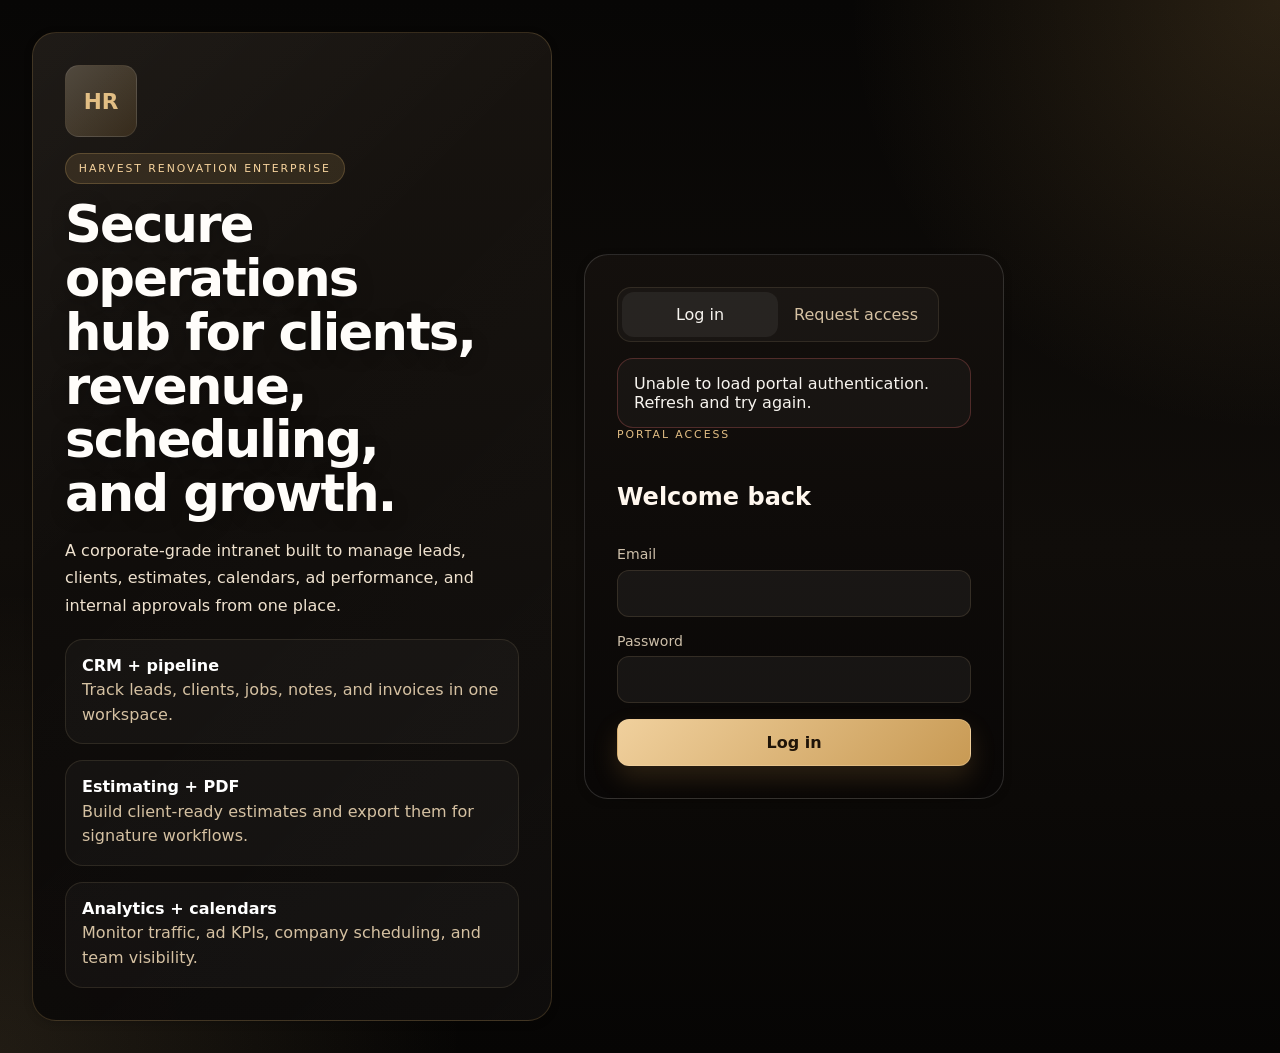
<file: index.html>
<!DOCTYPE html>
<html lang="en">
<head>
  <meta charset="UTF-8" />
  <meta name="viewport" content="width=device-width, initial-scale=1.0" />
  <title>Harvest Renovation Enterprise Portal</title>
  <meta name="description" content="Harvest Renovation Enterprise Portal — CRM, estimating, invoicing, scheduling, and analytics in one secure workspace." />
  <meta name="theme-color" content="#0f0c08" />
  <meta name="robots" content="noindex, nofollow" />
  <meta property="og:title" content="Harvest Renovation Enterprise Portal" />
  <meta property="og:description" content="CRM, estimating, invoicing, scheduling, and analytics in one secure workspace." />
  <meta property="og:type" content="website" />
  <link rel="icon" href="data:image/svg+xml,%3Csvg xmlns='http://www.w3.org/2000/svg' viewBox='0 0 64 64'%3E%3Crect width='64' height='64' rx='14' fill='%230f0c08'/%3E%3Ctext x='32' y='45' font-family='Georgia,serif' font-size='40' font-weight='700' text-anchor='middle' fill='%23d8a657'%3EH%3C/text%3E%3C/svg%3E" />
  <link rel="stylesheet" href="./styles.css?v=20260829-85" />
  <script>
    try {
      var savedTheme = localStorage.getItem('harvest-portal-theme');
      var isLightTheme = savedTheme !== 'dark';
      document.documentElement.classList.toggle('theme-light', isLightTheme);
      document.documentElement.classList.toggle('theme-dark', !isLightTheme);
    } catch (e) {}
  </script>
</head>
<body>
  <div class="ambient ambient-a"></div>
  <div class="ambient ambient-b"></div>

  <div class="toast-stack" id="toastStack" aria-live="polite"></div>

  <section class="auth-shell" id="authShell">
    <div class="auth-card auth-brand-card">
      <div class="brand-mark xl">HR</div>
      <p class="eyebrow">Harvest Renovation Enterprise</p>
      <h1 class="auth-hero-title">Secure operations hub for clients, revenue, scheduling, and growth.</h1>
      <p class="muted auth-hero-copy">A corporate-grade intranet built to manage leads, clients, estimates, calendars, ad performance, and internal approvals from one place.</p>
      <div class="auth-points">
        <div class="auth-point"><strong>CRM + pipeline</strong><span class="auth-point-copy">Track leads, clients, jobs, notes, and invoices in one workspace.</span></div>
        <div class="auth-point"><strong>Estimating + PDF</strong><span class="auth-point-copy">Build client-ready estimates and export them for signature workflows.</span></div>
        <div class="auth-point"><strong>Analytics + calendars</strong><span class="auth-point-copy">Monitor traffic, ad KPIs, company scheduling, and team visibility.</span></div>
      </div>
    </div>

    <div class="auth-card">
      <div class="auth-tabs">
        <button class="auth-tab active" data-auth-view="login">Log in</button>
        <button class="auth-tab" data-auth-view="signup">Request access</button>
      </div>
      <div class="auth-message hidden" id="authMessage"></div>

      <form id="loginForm" class="auth-form active">
        <p class="eyebrow">Portal Access</p>
        <h2>Welcome back</h2>
        <label><span>Email</span><input type="email" name="email" autocomplete="email" required /></label>
        <label><span>Password</span><input type="password" name="password" autocomplete="current-password" required /></label>
        <button type="submit" class="primary-btn full-width">Log in</button>
      </form>

      <form id="signupForm" class="auth-form hidden">
        <p class="eyebrow">New employee access</p>
        <h2>Create account request</h2>
        <label><span>Full name</span><input type="text" name="full_name" autocomplete="name" required /></label>
        <label><span>Email</span><input type="email" name="email" autocomplete="email" required /></label>
        <label><span>Password</span><input type="password" name="password" autocomplete="new-password" minlength="10" required /></label>
        <label><span>Confirm password</span><input type="password" name="confirm_password" autocomplete="new-password" minlength="10" required /></label>
        <button type="submit" class="primary-btn full-width">Request account</button>
        <p class="muted tiny">New accounts remain pending until approved by an administrator.</p>
      </form>
    </div>
  </section>

  <section class="pending-shell hidden" id="pendingShell">
    <div class="pending-card">
      <div class="brand-mark">HR</div>
      <p class="eyebrow">Access Review</p>
      <h2 id="pendingTitle">Your account is pending approval</h2>
      <p class="muted" id="pendingBody">An administrator needs to approve your account before you can access the enterprise portal.</p>
      <div class="form-actions center">
        <button class="ghost-btn" id="refreshProfileBtn" type="button">Refresh status</button>
        <button class="danger-btn" id="logoutPendingBtn" type="button">Sign out</button>
      </div>
    </div>
  </section>

  <div class="shell hidden" id="appShell">
    <header class="mobile-topbar" id="mobileTopbar">
      <button class="mobile-menu-btn" id="mobileMenuBtn" aria-label="Open menu" aria-controls="appSidebar" aria-expanded="false">
        <span></span><span></span><span></span>
      </button>
      <div class="mobile-topbar-title">
        <div class="brand-mark sm">HR</div>
        <strong id="mobilePageTitle">Executive Dashboard</strong>
      </div>
      <button class="mobile-topbar-action" id="mobileLogoutBtn" aria-label="Log out">⎋</button>
    </header>
    <div class="sidebar-scrim" id="sidebarScrim" hidden></div>
    <aside class="sidebar" id="appSidebar">
      <div class="brand-block">
        <button type="button" class="sidebar-toggle-btn" id="sidebarToggle" aria-label="Collapse sidebar">
          <span></span><span></span><span></span>
        </button>
        <div class="brand-mark">HR</div>
        <div>
          <p class="eyebrow">Enterprise Portal</p>
          <h1>Harvest Renovation</h1>
          <p class="muted">One-stop operations command center</p>
        </div>
      </div>

      <div class="sidebar-user">
        <div class="avatar-ring"><span id="sidebarInitials">HR</span></div>
        <div>
          <div class="profile-name-row">
            <strong id="sidebarUserName">—</strong>
            <span class="role-badge" id="sidebarRole">staff</span>
          </div>
          <p class="muted" id="sidebarUserMeta">—</p>
        </div>
      </div>

      <nav class="nav">
        <div class="nav-group">
          <span class="nav-group-label">Overview</span>
          <button class="nav-btn active" data-view="dashboard" title="Executive Dashboard"><span class="nav-icon"></span><span class="nav-label">Executive Dashboard</span></button>
        </div>
        <div class="nav-group">
          <span class="nav-group-label">Sales</span>
          <button class="nav-btn" data-view="crm" title="CRM"><span class="nav-icon"></span><span class="nav-label">CRM</span><span class="nav-count hidden"></span></button>
          <button class="nav-btn" data-view="estimating" title="Estimate"><span class="nav-icon"></span><span class="nav-label">Estimate</span><span class="nav-count hidden"></span></button>
          <button class="nav-btn" data-view="invoicing" title="Invoice"><span class="nav-icon"></span><span class="nav-label">Invoice</span><span class="nav-count hidden"></span></button>
          <button class="nav-btn" data-view="contracts" title="Contracts"><span class="nav-icon"></span><span class="nav-label">Contracts</span><span class="wip-badge">Beta</span><span class="nav-count hidden"></span></button>
        </div>
        <div class="nav-group">
          <span class="nav-group-label">Delivery</span>
          <button class="nav-btn" data-view="operations" title="Operations"><span class="nav-icon"></span><span class="nav-label">Operations</span><span class="wip-badge">Beta</span><span class="nav-count hidden"></span></button>
          <button class="nav-btn" data-view="documents" title="Documents"><span class="nav-icon"></span><span class="nav-label">Documents</span><span class="nav-count hidden"></span></button>
          <button class="nav-btn" data-view="calendars" title="Calendars"><span class="nav-icon"></span><span class="nav-label">Calendars</span></button>
          <button class="nav-btn" data-view="team" title="Team"><span class="nav-icon"></span><span class="nav-label">Team</span></button>
        </div>
        <div class="nav-group">
          <span class="nav-group-label">Insight &amp; Admin</span>
          <button class="nav-btn" data-view="marketing" title="KPIs"><span class="nav-icon"></span><span class="nav-label">KPIs</span></button>
          <button class="nav-btn" data-view="feedback" title="Service Desk"><span class="nav-icon"></span><span class="nav-label">Service Desk</span><span class="nav-count hidden"></span></button>
          <button class="nav-btn admin-only hidden" data-view="admin" title="Admin"><span class="nav-icon"></span><span class="nav-label">Admin</span><span class="nav-count hidden"></span></button>
          <button class="nav-btn" data-view="trash" title="Trash"><span class="nav-icon"></span><span class="nav-label">Trash</span><span class="nav-count hidden"></span></button>
        </div>
      </nav>

      <div class="sidebar-card compact mobile-hide">
        <p class="eyebrow">Quick Actions</p>
        <div class="quick-grid">
          <button class="ghost-btn" data-jump="clientForm">New Client</button>
          <button class="ghost-btn" data-jump="leadForm">New Lead</button>
          <button class="ghost-btn" data-new-document="estimate">New Estimate</button>
          <button class="ghost-btn" data-new-document="invoice">New Invoice</button>
          <button class="ghost-btn" data-jump="campaignForm">Add KPI</button>
        </div>
        <div class="sidebar-foot-divider"></div>
        <div class="stack tiny-stack">
          <div class="mini-metric"><span>Auth</span><strong id="authStatusChip">Authenticated</strong></div>
          <div class="mini-metric"><span>Storage</span><strong id="saveStateChip">Connected</strong></div>
          <div class="mini-metric"><span>Calendar</span><strong id="calendarStatusChip">Loading</strong></div>
        </div>
        <div class="sidebar-foot-divider"></div>
        <div class="stack tiny-stack">
          <button class="ghost-btn full-width" id="openSettingsPanelBtn">Open settings</button>
          <button class="danger-btn full-width" id="logoutBtn">Log out</button>
        </div>
      </div>
    </aside>

    <main class="main">
      <header class="topbar">
        <div>
          <p class="eyebrow">Harvest Renovation Enterprise Portal</p>
          <h2 id="pageTitle">Executive Dashboard</h2>
          <p class="muted" id="pageSubtitle">A practical operations center for CRM, estimating, scheduling, team visibility, and website performance.</p>
        </div>
        <div class="topbar-actions" id="topbarActions">
          <a class="ghost-btn small" href="https://harvest-renovation.vercel.app/" target="_blank" rel="noreferrer" title="Open public website">↗ Website</a>
        </div>
      </header>

      <section class="view active" id="dashboardView">
        <!-- ── Today's Action Items ── -->
        <article class="card" id="actionItemsCard">
          <div class="card-head">
            <div>
              <p class="eyebrow">Daily Focus</p>
              <h3>Today's Action Items</h3>
            </div>
            <span class="action-items-date" id="actionItemsDate"></span>
          </div>
          <div class="action-items-list" id="actionItemsList"></div>
        </article>

        <div class="hero-panel">
          <div>
            <p class="eyebrow">Executive Command Center</p>
            <h3>Run sales, estimating, operations, scheduling, and performance from one professional system.</h3>
            <p class="muted">This rewrite keeps your current Supabase auth flow intact, organizes the workspace like a corporate operations portal, and prepares the business for lead tracking, site analytics, PDF estimates, and future DocuSign integration.</p>
          </div>
          <div class="hero-actions">
            <button class="primary-btn" data-view-trigger="crm">Open CRM</button>
            <button class="secondary-btn" data-view-trigger="marketing">View KPI Dashboard</button>
            <button class="ghost-btn" data-view-trigger="calendars">Open Calendars</button>
          </div>
        </div>

        <!-- ── Outstanding Receivables + Speed to Lead ── -->
        <div class="grid two">
          <article class="card" id="receivablesCard">
            <div class="card-head"><div><p class="eyebrow">Cash Flow</p><h3>Outstanding Receivables</h3></div></div>
            <div class="receivables-body" id="receivablesBody"></div>
          </article>
          <div class="dashboard-duo">
            <article class="card kpi-tile" id="speedToLeadTile">
              <p class="eyebrow">Response Speed</p>
              <div class="kpi-tile-value" id="avgResponseTime">—</div>
              <div class="kpi-tile-label">Avg time to first contact</div>
              <div class="kpi-tile-sub" id="avgResponseTrend"></div>
            </article>
            <article class="card kpi-tile" id="speedToLeadRateTile">
              <p class="eyebrow">Same-Day Contact</p>
              <div class="kpi-tile-value" id="sameDayRate">—</div>
              <div class="kpi-tile-label">Leads contacted within 1 day</div>
              <div class="kpi-tile-sub" id="sameDayTrend"></div>
            </article>
          </div>
        </div>

        <!-- ── Lead Pipeline Funnel ── -->
        <article class="card" id="leadFunnelCard">
          <div class="card-head"><div><p class="eyebrow">Pipeline Health</p><h3>Leads by Pipeline Stage</h3></div></div>
          <div id="leadFunnelChart" class="funnel-chart-wrap"></div>
        </article>

        <!-- ── Revenue Funnel ── -->
        <article class="card" id="revenueFunnelCard">
          <div class="card-head"><div><p class="eyebrow">Revenue Flow</p><h3>Where the Money Is Sitting</h3></div></div>
          <div id="revenueFunnelChart" class="funnel-chart-wrap"></div>
        </article>

        <div class="kpi-grid" id="dashboardKpis"></div>

        <article class="card pipeline-snapshot-card">
          <div class="card-head"><div><p class="eyebrow">Pipeline Snapshot</p><h3>Deal pipeline at a glance</h3></div><button class="ghost-btn small" data-view-trigger="crm">View Pipeline</button></div>
          <div class="crm-stat-strip">
            <div class="crm-stat"><span>Total Contacts</span><strong id="snapContacts">0</strong></div>
            <div class="crm-stat"><span>Active Deals</span><strong id="snapActiveDeals">0</strong></div>
            <div class="crm-stat"><span>Won This Month</span><strong id="snapWonMonth">0</strong></div>
            <div class="crm-stat"><span>Pipeline Value</span><strong id="snapPipelineValue">$0</strong></div>
          </div>
        </article>

        <div class="grid two">
          <article class="card">
            <div class="card-head">
              <div>
                <p class="eyebrow">Marketing</p>
                <h3>Traffic and ad visibility</h3>
              </div>
            </div>
            <div id="analyticsSummary" class="stack"></div>
          </article>
          <article class="card">
            <div class="card-head">
              <div>
                <p class="eyebrow">Recent Activity</p>
                <h3>Latest updates</h3>
              </div>
            </div>
            <div id="activityFeed" class="stack"></div>
          </article>
        </div>

        <div class="grid two">
          <article class="card tips-card">
            <div class="card-head"><div><p class="eyebrow">Helpful Tips</p><h3>Tips &amp; how-tos</h3></div><span class="tip-counter muted tiny" id="tipCounter"></span></div>
            <div class="tip-box">
              <button type="button" class="ghost-btn tip-nav" id="tipPrev" aria-label="Previous tip">‹</button>
              <p class="tip-text" id="tipText"></p>
              <button type="button" class="ghost-btn tip-nav" id="tipNext" aria-label="Next tip">›</button>
            </div>
            <div class="tip-admin">
              <button type="button" class="ghost-btn hidden" id="tipDeleteBtn">Delete this tip</button>
              <form id="tipAddForm" class="checklist-add hidden">
                <input type="text" name="text" placeholder="Add a helpful tip…" maxlength="240" />
                <button type="submit" class="secondary-btn">Add tip</button>
              </form>
            </div>
          </article>
          <article class="card">
            <div class="card-head">
              <div>
                <p class="eyebrow">Immediate Focus</p>
                <h3>Priority checklist</h3>
              </div>
            </div>
            <ul id="priorityChecklist" class="checklist"></ul>
            <form id="checklistAddForm" class="checklist-add hidden">
              <input type="text" name="text" placeholder="Add a priority item…" maxlength="160" />
              <button type="submit" class="secondary-btn">Add</button>
            </form>
          </article>
        </div>
      </section>

      <section class="view" id="crmView">
        <div class="section-head-row crm-head-row">
          <div class="crm-search-area">
            <div class="crm-search-wrap">
              <input id="clientSearch" class="search-input" placeholder="Search contacts &amp; deals" />
              <button type="button" class="crm-search-clear" id="clearCrmSearch" hidden aria-label="Clear search">✕</button>
            </div>
            <span class="search-result-count" id="crmSearchCount" hidden></span>
          </div>
          <div class="crm-head-actions">
            <button type="button" class="ghost-btn" id="newContactBtn">+ New Contact</button>
            <button type="button" class="ghost-btn" id="newDealBtn">+ Prospect Lead</button>
            <button type="button" class="primary-btn" id="quickYelpBtn">⚡ Quick Add Lead</button>
          </div>
        </div>

        <div class="crm-stat-strip">
          <div class="crm-stat card"><span>Total Contacts</span><strong id="crmStatContacts">0</strong></div>
          <div class="crm-stat card"><span>Active Deals</span><strong id="crmStatActiveDeals">0</strong></div>
          <div class="crm-stat card"><span>Deals Won This Month</span><strong id="crmStatWonMonth">0</strong></div>
          <div class="crm-stat card"><span>Pipeline Value</span><strong id="crmStatPipelineValue">$0</strong></div>
        </div>

        <div class="crm-tabs" id="crmTabs" role="tablist" aria-label="CRM sections">
          <button type="button" class="crm-tab active" role="tab" aria-selected="true" aria-controls="crmPipelinePanel" data-crm-tab="pipeline">Pipeline</button>
          <button type="button" class="crm-tab" role="tab" aria-selected="false" aria-controls="crmContactsPanel" data-crm-tab="contacts" tabindex="-1">Contacts</button>
        </div>

        <article class="card crm-tab-panel" id="crmPipelinePanel" role="tabpanel">
          <div class="card-head pipeline-head">
            <div><p class="eyebrow">Deal Pipeline</p><h3>Drag deals between stages to advance them</h3></div>
            <div id="followUpSummary" class="followup-summary">
              <span class="followup-count-badge" id="followUpOverdueCount" hidden><span class="followup-dot followup-overdue-dot"></span><span id="followUpOverdueNum">0</span> need follow-up</span>
              <button type="button" class="ghost-btn tiny" id="followUpShowAll" hidden>Show all</button>
            </div>
            <div class="pipeline-visibility" id="pipelineVisibility" role="group" aria-label="Pipeline visibility">
              <button type="button" class="pipeline-visibility-btn" data-pipeline-active-only="true" aria-pressed="false">Active only</button>
              <button type="button" class="pipeline-visibility-btn active" data-pipeline-active-only="false" aria-pressed="true">Show all</button>
            </div>
            <label class="pipeline-range">Closed deals:
              <select id="pipelineRange">
                <option value="month">This month</option>
                <option value="quarter">This quarter</option>
                <option value="year">This year</option>
                <option value="all">All time</option>
              </select>
            </label>
          </div>
          <div class="trade-filters" id="tradeFilters">
            <button class="trade-chip active" data-category="all">All Trades</button>
            <button class="trade-chip" data-category="Interior Remodels">Interior Remodels</button>
            <button class="trade-chip" data-category="Exterior Builds">Exterior Builds</button>
            <button class="trade-chip" data-category="Rough Trades">Rough Trades</button>
            <button class="trade-chip" data-category="Finish Trades">Finish Trades</button>
            <button class="trade-chip" data-category="Mechanical Trades">Mechanical Trades</button>
            <button class="trade-chip" data-category="Exterior &amp; Roofing">Exterior &amp; Roofing</button>
            <button class="trade-chip" data-category="Specialty / Other">Specialty / Other</button>
          </div>
          <div class="source-filters" id="sourceFilters">
            <button class="source-chip active" data-source="all">All Sources</button>
            <button class="source-chip" data-source="Yelp">Yelp</button>
            <button class="source-chip" data-source="Google">Google</button>
            <button class="source-chip" data-source="Referral">Referral</button>
            <button class="source-chip" data-source="Website Form">Website Form</button>
            <button class="source-chip" data-source="Phone Call">Phone Call</button>
            <button class="source-chip" data-source="Repeat Customer">Repeat Customer</button>
            <button class="source-chip" data-source="Google Business Profile">Google Business Profile</button>
            <button class="source-chip" data-source="Facebook">Facebook</button>
            <button class="source-chip" data-source="Other">Other</button>
          </div>
          <div class="pipeline-scroll" id="dealPipelineBoard"></div>
        </article>

        <div class="crm-tab-panel crm-contacts-layout" id="crmContactsPanel" role="tabpanel" hidden>
          <article class="card">
            <div class="card-head"><div><p class="eyebrow">Contacts</p><h3>Contact directory</h3></div></div>
            <div class="contacts-table-wrap"><table class="contacts-table"><tbody id="contactsTable"></tbody></table></div>
          </article>
          <article class="card client-detail-card">
            <div class="client-detail-card-head"><p class="eyebrow">Detail View</p></div>
            <span id="clientDetailTitle" hidden>Select a client</span>
            <div id="clientDetailBody" class="detail-body empty-state">Choose a client to see linked records.</div>
          </article>
        </div>

        <dialog id="contactDialog" class="crm-dialog">
          <button type="button" class="dialog-close" data-close-dialog="contactDialog" aria-label="Close">×</button>
          <div class="card-head"><div><p class="eyebrow">Contact</p><h3>Create or update contact</h3></div></div>
          <form id="clientForm" class="form-grid">
            <input type="hidden" name="clientId" />
            <label><span>Client name</span><input name="name" required data-autocap="words" autocapitalize="words" /></label>
            <label><span>Phone</span><input name="phone" required /></label>
            <label><span>Email</span><input name="email" type="email" /></label>
            <label><span>Service area / ZIP</span><input name="serviceArea" /></label>
            <label class="full"><span>Address</span><input name="address" data-autocap="words" data-format="address" autocapitalize="words" /></label>
            <label><span>Referral source</span><input name="source" placeholder="Google, referral, repeat customer" /></label>
            <label><span>Tags</span><input name="tags" placeholder="Kitchen, repeat, commercial" /></label>
            <label class="full"><span>Client notes</span><textarea name="notes" rows="4"></textarea></label>
            <div class="form-actions full">
              <button type="submit" class="primary-btn">Save Client</button>
              <button type="button" class="ghost-btn" id="clearClientForm">Clear</button>
            </div>
          </form>
        </dialog>

        <dialog id="dealDialog" class="crm-dialog">
          <button type="button" class="dialog-close" data-close-dialog="dealDialog" aria-label="Close">×</button>
          <div class="card-head"><div><p class="eyebrow">Deal</p><h3>Create or update deal</h3></div></div>
          <form id="leadForm" class="form-grid">
            <label><span>Linked client</span><select name="clientId" id="leadClientSelect"></select></label>
            <label><span>Client name</span><input name="clientName" data-autocap="words" autocapitalize="words" /></label>
            <label><span>Phone</span><input name="phone" /></label>
            <label><span>Email</span><input name="email" type="email" /></label>
            <label><span>Address</span><input name="address" data-autocap="words" data-format="address" autocapitalize="words" /></label>
            <label><span>Service</span><select name="service" id="leadServiceSelect"></select></label>
            <label><span>Source *</span><select name="source" required>
              <option value="">Select source…</option>
              <option>Yelp</option><option>Google</option><option>Referral</option><option>Website Form</option><option>Phone Call</option><option>Repeat Customer</option><option>Google Business Profile</option><option>Facebook</option><option>Other</option>
            </select></label>
            <label><span>Stage</span><select name="status">
              <option>New Lead</option><option>Contacted</option><option>Qualified</option><option>Estimate Scheduled</option><option>Estimate Completed</option><option>Proposal Sent</option><option>Won</option><option>Lost</option>
            </select></label>
            <label><span>Lead date *</span><input name="leadDate" id="leadDate" type="date" required /></label>
            <label><span>Estimated value ($)</span><input name="estimatedValue" type="number" min="0" step="0.01" /></label>
            <label><span>Preferred date</span><input name="preferredDate" type="date" /></label>
            <label><span>Follow-up date</span><input name="followUpDate" type="date" /></label>
            <label class="full"><span>Notes</span><textarea name="notes" rows="4"></textarea></label>
            <div class="form-actions full">
              <button type="submit" class="primary-btn">Save Deal</button>
              <button type="button" class="ghost-btn" id="clearLeadForm">Clear</button>
            </div>
          </form>
        </dialog>

        <dialog id="quickYelpDialog" class="crm-dialog">
          <button type="button" class="dialog-close" data-close-dialog="quickYelpDialog" aria-label="Close">×</button>
          <div class="card-head"><div><p class="eyebrow">⚡ Quick Add</p><h3>Quick Add Lead</h3></div></div>
          <p class="muted tiny">Quickly add a lead with a source for accurate KPI attribution.</p>
          <form id="quickYelpForm" class="form-grid">
            <label class="full"><span>Name *</span><input name="clientName" required data-autocap="words" autocapitalize="words" /></label>
            <label><span>Phone</span><input name="phone" /></label>
            <label><span>Lead date *</span><input name="leadDate" id="quickLeadDate" type="date" required /></label>
            <label><span>Source *</span><select name="source" required>
              <option>Yelp</option><option>Google</option><option>Referral</option><option>Website Form</option><option>Phone Call</option><option>Repeat Customer</option><option>Google Business Profile</option><option>Facebook</option><option>Other</option>
              <option value="__custom__">Other (custom)…</option>
            </select></label>
            <label><span>Service</span><select name="service" id="quickServiceSelect"></select></label>
            <label class="full is-hidden" id="quickAddCustomSourceWrap"><span>Custom source</span><input name="customSource" placeholder="e.g. Nextdoor, trade show" disabled /></label>
            <label class="full"><span>Notes</span><textarea name="notes" rows="3"></textarea></label>
            <div class="form-actions full">
              <button type="submit" class="primary-btn">Add Lead</button>
              <button type="button" class="ghost-btn" data-close-dialog="quickYelpDialog">Cancel</button>
            </div>
          </form>
        </dialog>

        <dialog id="logContactDialog" class="crm-dialog">
          <button type="button" class="dialog-close" data-close-dialog="logContactDialog" aria-label="Close">×</button>
          <div class="card-head"><div><p class="eyebrow">Follow-up</p><h3>Log Contact</h3></div></div>
          <p class="muted tiny">Logging a contact updates the follow-up timer and auto-schedules the next reminder.</p>
          <form method="dialog" id="logContactForm" class="form-grid">
            <input type="hidden" name="leadId" />
            <label class="full"><span>Contact method</span>
              <select name="method" required>
                <option value="call">Phone call</option>
                <option value="text">Text message</option>
                <option value="email">Email</option>
                <option value="in-person">In person</option>
              </select>
            </label>
            <label class="full"><span>Notes (optional)</span><textarea name="notes" rows="2" placeholder="What was discussed?"></textarea></label>
            <div class="form-actions full">
              <button type="button" class="ghost-btn" id="cancelLogContact">Cancel</button>
              <button type="submit" class="primary-btn">Log it</button>
            </div>
          </form>
        </dialog>
      </section>

      <section class="view" id="estimatingView">
        <article class="card doc-editor-card estimate-doc-card">
            <form id="estimateForm" class="form-grid form-doc doc-editor">
              <input type="hidden" name="estimateId" />

              <!-- ── Header action bar ── -->
              <div class="doc-editor-head full">
                <div class="doc-editor-title">
                  <div class="doc-title-line">
                    <span class="doc-kind">Estimate</span>
                    <button type="button" class="document-lock-toggle" id="estimateLockToggle" aria-label="Unlock estimate" title="Unlock estimate" hidden><span aria-hidden="true">🔒</span></button>
                    <span class="doc-hash">#</span><input class="doc-number-input" name="estimateNumber" id="estimateNumber" placeholder="—" aria-label="Estimate number" />
                    <span class="doc-edit-hint" aria-hidden="true">✎</span>
                    <label class="doc-status-wrap"><select name="status" class="doc-status-pill"><option>Draft</option><option>Sent</option><option>Approved</option><option>Declined</option></select></label>
                  </div>
                  <p class="doc-meta"><span data-doc-meta>New estimate</span></p>
                </div>
                <div class="doc-editor-actions">
                  <button type="button" class="primary-btn doc-new-btn" data-new-document="estimate">New Estimate</button>
                  <button type="button" class="ghost-btn btn-ico btn-eye" id="printEstimate">Preview PDF</button>
                  <button type="button" class="ghost-btn" id="markEstimateSent">Mark as Sent</button>
                  <button type="button" class="ghost-btn" id="approveEstimate" hidden>Approve</button>
                  <button type="submit" class="primary-btn btn-ico btn-save">Save</button>
                  <button type="button" class="gold-btn btn-ico btn-send" id="sendEstimate">Send Estimate</button>
                </div>
              </div>

              <!-- ── Info cards: Client + Project/Trade (collapsible) ── -->
              <div class="doc-cards full">
                <details class="doc-card doc-card-collapsible">
                  <summary class="doc-card-summary">
                    <span class="doc-card-head dh-client"><span class="dch-label">Client</span><span class="doc-card-chevron" aria-hidden="true">›</span></span>
                    <div class="doc-card-view" data-view="client"></div>
                  </summary>
                  <div class="doc-card-body">
                    <label class="full"><span>Client *</span><select name="clientId" id="estimateClientSelect" required></select></label>
                    <div class="new-client-fields full is-hidden" id="estimateNewClientFields">
                      <p class="full new-client-note muted tiny">New client info — only needed when adding a client that is not on the list.</p>
                      <label><span>New client name</span><input name="clientName" data-autocap="words" autocapitalize="words" placeholder="Type to add a client not in the list" /></label>
                      <label><span>New client phone</span><input name="clientPhone" /></label>
                      <label class="full"><span>New client email</span><input name="clientEmail" type="email" /></label>
                      <label class="full inline-check"><input type="checkbox" name="saveAsClient" checked /><span>Save the typed client as a new client record</span></label>
                    </div>
                    <label class="full"><span>Project / billing address</span><input name="billingAddress" data-autocap="words" data-format="address" autocapitalize="words" placeholder="Street, City, ST ZIP (prints in Bill To)" /></label>
                    <label><span>Client email</span><input name="billingEmail" type="email" placeholder="Prints in Bill To" /></label>
                    <label><span>Client phone</span><input type="tel" id="estimateClientPhone" placeholder="For e-signature SMS (optional)" /></label>
                    <label class="full inline-check"><input type="checkbox" id="useClientPhone" checked /><span>Use client&rsquo;s saved phone</span></label>
                  </div>
                </details>
                <details class="doc-card doc-card-collapsible">
                  <summary class="doc-card-summary">
                    <span class="doc-card-head dh-project"><span class="dch-label">Project / Trade</span><span class="doc-card-chevron" aria-hidden="true">›</span></span>
                    <div class="doc-card-view" data-view="project"></div>
                  </summary>
                  <div class="doc-card-body">
                    <label class="full"><span>Trade</span><input name="trade" placeholder="e.g. Kitchen Remodeling" /></label>
                    <label><span>Date *</span><input name="date" id="estimateDate" type="date" required /></label>
                    <label><span>Prepared by</span><input name="user" /></label>
                    <label><span>Valid until</span><input name="validUntil" id="estimateValidUntil" type="date" /></label>
                    <label><span>Final markup %</span><input name="finalPercent" type="number" min="0" step="0.01" placeholder="0" /></label>
                    <label><span>Permits &amp; fees ($)</span><input name="permitsFees" type="number" min="0" step="0.01" placeholder="0" /></label>
                  </div>
                </details>
              </div>

              <!-- ── Line items (left) + summary rail (right) ── -->
              <div class="doc-split full">
                <div class="doc-split-main estimate-items-shell">
                  <div class="split-head"><strong>Line Items</strong>
                    <div class="line-item-tools">
                      <label class="commercial-toggle itemized-toggle">
                        <span class="commercial-toggle-label">Itemized amounts</span>
                        <input type="checkbox" name="itemizedMode" id="estimateItemizedToggle" />
                        <span class="commercial-toggle-track itemized-toggle-track" aria-hidden="true"></span>
                      </label>
                      <label class="commercial-toggle">
                        <span class="commercial-toggle-label">Commercial job</span>
                        <input type="checkbox" name="commercialJob" id="estimateCommercialToggle" />
                        <span class="commercial-toggle-track" aria-hidden="true"></span>
                      </label>
                    </div>
                  </div>
                  <div class="line-items-head">
                    <span>Description</span><span class="commercial-cols">Qty</span><span class="commercial-cols">Unit</span><span class="commercial-cols">Unit price</span><span class="itemized-amount">Amount</span><span></span>
                  </div>
                  <div id="estimateItems" class="stack compact-stack"></div>
                  <button type="button" class="add-item-row" id="addEstimateRowBottom">+ Add Another Item</button>
                  <div class="lump-sum-total-row" id="estimateLumpSumRow" hidden>
                    <label for="estimateLumpSumTotal"><span>Total</span><input type="number" name="lumpSumTotal" id="estimateLumpSumTotal" min="0" step="0.01" placeholder="0.00" /></label>
                  </div>
                </div>
                <aside class="doc-split-side">
                  <div class="invoice-summary-card estimate-summary-card">
                    <div id="estimateSummary" class="invoice-summary"></div>
                    <div class="isum-deposit-control">
                      <span class="idc-label">Deposit</span>
                      <span class="idc-pct">
                        <select name="depositPercent" id="estimateDepositPercent" aria-label="Deposit percent">
                          <option value="0" selected>No deposit</option>
                          <option value="10">10%</option>
                          <option value="20">20%</option>
                          <option value="30">30%</option>
                          <option value="40">40%</option>
                          <option value="50">50%</option>
                          <option value="custom">Custom…</option>
                        </select>
                        <span id="estimateDepositCustomWrap" class="hidden"><input name="depositPercentCustom" type="number" min="0" max="100" step="1" placeholder="%" aria-label="Custom deposit percent" /></span>
                      </span>
                      <strong class="idc-amount" data-est-deposit-amount>$0.00</strong>
                      <em class="idc-note">Due at acceptance</em>
                    </div>
                    <div id="estimateRailMeta" class="isum-meta"></div>
                    <label class="isum-toggle-row"><span>Signature Block</span><span class="switch"><input type="checkbox" name="signatureBlockEnabled" /><span class="switch-track" aria-hidden="true"></span></span></label>
                    <p class="isum-sign-note muted tiny">Print signature block on the PDF</p>
                  </div>
                </aside>
              </div>

              <!-- ── Scope + Terms cards (collapsible) ── -->
              <div class="doc-cards full">
                <details class="doc-card doc-card-collapsible">
                  <summary class="doc-card-summary">
                    <span class="doc-card-head dh-scope"><span class="dch-label">Additional Details</span><span class="doc-card-chevron" aria-hidden="true">›</span></span>
                    <div class="doc-card-view" data-view="scope"></div>
                  </summary>
                  <div class="doc-card-body">
                    <label class="full"><textarea name="scope" rows="5" data-autocap="sentence" autocapitalize="sentences" placeholder="Optional — add notes, exclusions, or project context. Line items above describe the work."></textarea></label>
                    <label class="full"><span>Comments (printed on the estimate)</span><textarea name="comments" rows="3" data-autocap="sentence" autocapitalize="sentences" placeholder="Optional note shown in the Comments box on the PDF"></textarea></label>
                  </div>
                </details>
                <details class="doc-card doc-card-collapsible">
                  <summary class="doc-card-summary">
                    <span class="doc-card-head dh-terms"><span class="dch-label">Terms &amp; Conditions</span><span class="doc-card-chevron" aria-hidden="true">›</span></span>
                    <div class="doc-card-view" data-view="terms"></div>
                  </summary>
                  <div class="doc-card-body">
                    <label class="full"><textarea name="termsAndConditions" rows="8" id="estimateTerms"></textarea></label>
                  </div>
                </details>
              </div>

              <details class="revision-history full" id="estimateRevisionHistory" hidden>
                <summary>Revision history (0)</summary>
                <div class="revision-history-list" data-revision-list></div>
              </details>

            </form>
          </article>
        <article class="card"><div class="card-head"><div><p class="eyebrow">Saved Estimates</p><h3>Proposal library</h3></div></div><div id="estimateList" class="stack"></div></article>

        <details class="card co-card" id="changeOrderCard">
          <summary><strong>Change Orders</strong> <span class="muted tiny">— document scope/price changes after an estimate is signed</span></summary>
          <div class="card-head"><div><p class="eyebrow">Change Order</p><h3>Create a change order</h3></div></div>
          <form id="changeOrderForm" class="form-grid">
            <input type="hidden" name="changeOrderId" />
            <input type="hidden" name="parentEstimateId" />
            <label><span>Parent estimate</span><input id="changeOrderParentLabel" value="—" readonly /></label>
            <label><span>CO number</span><input name="changeOrderNumber" /></label>
            <label><span>Date</span><input name="date" type="date" /></label>
            <label class="full"><span>Description of change</span><textarea name="description" rows="2" placeholder="e.g. Add pantry cabinetry"></textarea></label>
            <div class="estimate-items-shell full">
              <div class="split-head"><strong>Delta line items</strong><button type="button" class="ghost-btn" id="addChangeOrderRow">+ Add line</button></div>
              <div class="line-items-head co-line"><span>Description</span><span>Amount (+/-)</span><span></span></div>
              <div id="changeOrderItems" class="stack compact-stack"></div>
              <div class="line-items-totals" id="changeOrderTotals"></div>
            </div>
            <label class="full"><span>Internal notes</span><textarea name="notes" rows="2"></textarea></label>
            <div class="form-actions full">
              <button type="submit" class="primary-btn">Save Change Order</button>
              <button type="button" class="ghost-btn" id="clearChangeOrderForm">Clear</button>
            </div>
          </form>
          <div class="card-head"><div><p class="eyebrow">Saved Change Orders</p><h3>Change order log</h3></div></div>
          <div id="changeOrderList" class="stack"></div>
        </details>

        <dialog id="recordDepositDialog" class="crm-dialog">
          <button type="button" class="dialog-close" data-close-dialog="recordDepositDialog" aria-label="Close">×</button>
          <div class="card-head"><div><p class="eyebrow">Deposit</p><h3>Record deposit received</h3></div></div>
          <p class="muted tiny">Adds this deposit as a payment on the linked invoice and marks the estimate as deposit-received.</p>
          <form id="recordDepositForm" class="form-grid">
            <label><span>Amount</span><input name="amount" type="number" step="0.01" min="0" required /></label>
            <label><span>Method</span><select name="method"><option>Check</option><option>Cash</option><option>Card</option><option>ACH</option><option>Zelle</option><option>Other</option></select></label>
            <label><span>Date</span><input name="date" type="date" /></label>
            <label><span>Reference</span><input name="reference" placeholder="Check # / txn id" /></label>
            <div class="form-actions full">
              <button type="submit" class="primary-btn">Record deposit</button>
              <button type="button" class="ghost-btn" data-close-dialog="recordDepositDialog">Cancel</button>
            </div>
          </form>
        </dialog>
      </section>

      <!-- ── Invoicing view (pulled out of Operations) ── -->
      <section class="view" id="invoicingView">
        <article class="card doc-editor-card">
            <form id="invoiceForm" class="form-grid form-doc doc-editor">
              <input type="hidden" name="invoiceId" />

              <!-- ── Header action bar ── -->
              <div class="doc-editor-head full">
                <div class="doc-editor-title">
                  <div class="doc-title-line">
                    <span class="doc-kind">Invoice</span>
                    <button type="button" class="document-lock-toggle" id="invoiceLockToggle" aria-label="Unlock invoice" title="Unlock invoice" hidden><span aria-hidden="true">🔒</span></button>
                    <span class="doc-hash">#</span><input class="doc-number-input" name="invoiceNumber" id="invoiceNumber" placeholder="—" aria-label="Invoice number" />
                    <span class="doc-edit-hint" aria-hidden="true">✎</span>
                    <label class="doc-status-wrap"><select name="status" class="doc-status-pill"><option>Draft</option><option>Sent</option><option>Signed</option><option>Partial</option><option>Paid</option></select></label>
                  </div>
                  <p class="doc-meta"><span data-doc-meta>New invoice</span></p>
                </div>
                <div class="doc-editor-actions">
                  <button type="button" class="primary-btn doc-new-btn" data-new-document="invoice">New Invoice</button>
                  <button type="button" class="ghost-btn btn-ico btn-eye" id="printInvoice">Preview PDF</button>
                  <button type="button" class="ghost-btn" id="markInvoiceSent">Mark as Sent</button>
                  <button type="button" class="ghost-btn" id="markInvoicePaid" hidden>Mark as Paid</button>
                  <button type="submit" class="primary-btn btn-ico btn-save">Save</button>
                  <button type="button" class="gold-btn btn-ico btn-send" id="sendInvoice">Send Invoice</button>
                </div>
              </div>

              <!-- ── Info cards: Bill To + Project/Service + Invoice Details ── -->
              <div class="doc-cards doc-cards-3 full">
                <details class="doc-card doc-card-collapsible">
                  <summary class="doc-card-summary">
                    <span class="doc-card-head dh-client"><span class="dch-label">Bill To</span><span class="doc-card-chevron" aria-hidden="true">›</span></span>
                    <div class="doc-card-view" data-view="bill"></div>
                  </summary>
                  <div class="doc-card-body">
                    <label class="full"><span>Client</span><select name="clientId" id="invoiceClientSelect"></select></label>
                    <label class="full"><span>Client name</span><input name="clientName" data-autocap="words" autocapitalize="words" /></label>
                    <label class="full"><span>Phone</span><input name="phone" /></label>
                    <label class="full"><span>Email</span><input name="email" type="email" /></label>
                    <label class="full"><span>Address</span><input name="address" data-autocap="words" data-format="address" autocapitalize="words" /></label>
                    <label class="full inline-check"><input type="checkbox" name="saveAsClient" checked /><span>Save as a new client record</span></label>
                  </div>
                </details>
                <details class="doc-card doc-card-collapsible">
                  <summary class="doc-card-summary">
                    <span class="doc-card-head dh-project"><span class="dch-label">Project / Service</span><span class="doc-card-chevron" aria-hidden="true">›</span></span>
                    <div class="doc-card-view" data-view="project"></div>
                  </summary>
                  <div class="doc-card-body">
                    <label class="full"><span>Related estimate</span><select name="relatedEstimate" id="relatedEstimate"></select></label>
                    <label class="full"><span>Related change order</span><input name="relatedChangeOrder" id="relatedChangeOrder" readonly placeholder="—" /></label>
                  </div>
                </details>
                <details class="doc-card doc-card-collapsible">
                  <summary class="doc-card-summary">
                    <span class="doc-card-head dh-details"><span class="dch-label">Invoice Details</span><span class="doc-card-chevron" aria-hidden="true">›</span></span>
                    <div class="doc-card-view" data-view="details"></div>
                  </summary>
                  <div class="doc-card-body">
                    <label class="full"><span>Issue date</span><input name="date" id="invoiceDate" type="date" /></label>
                    <label class="full"><span>Due date</span><input name="dueDate" id="invoiceDueDate" type="date" /></label>
                    <label class="full"><span>Payment terms</span><select name="paymentTerms" id="invoicePaymentTerms"><option value="Due on receipt">Due on receipt</option><option value="Net 15" selected>Net 15 — due in 15 days</option><option value="Net 30">Net 30 — due in 30 days</option><option value="Net 45">Net 45 — due in 45 days</option><option value="Net 60">Net 60 — due in 60 days</option></select></label>
                    <!-- Financials inherit from the signed estimate (populated by fillInvoiceFromEstimate); not editable on the invoice. -->
                    <input type="hidden" name="finalPercent" id="invoiceFinalPercent" />
                    <input type="hidden" name="taxPercent" id="invoiceTaxPercent" />
                    <input type="hidden" name="permitsFees" id="invoicePermitsFees" />
                    <p class="full muted tiny">Invoice number &amp; status are edited in the header above.</p>
                  </div>
                </details>
              </div>

              <!-- ── Line items (left) + summary (right) ── -->
              <div class="doc-split full">
                <div class="doc-split-main invoice-items-shell">
                  <div class="split-head"><strong>Line Items</strong>
                    <div class="line-item-tools">
                      <label class="commercial-toggle itemized-toggle">
                        <span class="commercial-toggle-label">Itemized amounts</span>
                        <input type="checkbox" name="itemizedMode" id="invoiceItemizedToggle" />
                        <span class="commercial-toggle-track itemized-toggle-track" aria-hidden="true"></span>
                      </label>
                      <label class="commercial-toggle">
                        <span class="commercial-toggle-label">Commercial job</span>
                        <input type="checkbox" name="commercialJob" id="invoiceCommercialToggle" />
                        <span class="commercial-toggle-track" aria-hidden="true"></span>
                      </label>
                    </div>
                  </div>
                  <div class="line-items-head invoice-line">
                    <span>Description</span><span class="commercial-cols">Qty</span><span class="commercial-cols">Unit</span><span class="commercial-cols">Unit price</span><span class="itemized-amount">Amount</span><span></span>
                  </div>
                  <div id="invoiceItems" class="stack compact-stack"></div>
                  <button type="button" class="add-item-row" id="addInvoiceRowBottom">+ Add Another Item</button>
                  <div class="lump-sum-total-row" id="invoiceLumpSumRow" hidden>
                    <label for="invoiceLumpSumTotal"><span>Total</span><input type="number" name="lumpSumTotal" id="invoiceLumpSumTotal" min="0" step="0.01" placeholder="0.00" /></label>
                  </div>
                </div>
                <aside class="doc-split-side">
                  <div class="invoice-summary-card">
                    <div id="invoiceSummary" class="invoice-summary"></div>
                    <div class="isum-deposit-control">
                      <span class="idc-label"><span class="isum-lock" aria-hidden="true">🔒</span> Deposit</span>
                      <span class="idc-pct">
                        <select id="invoiceDepositSelect" aria-label="Deposit percent">
                          <option value="0" selected>No deposit</option>
                          <option value="10">10%</option>
                          <option value="20">20%</option>
                          <option value="30">30%</option>
                          <option value="40">40%</option>
                          <option value="50">50%</option>
                          <option value="custom">Custom…</option>
                        </select>
                        <input type="number" id="invoiceDepositCustom" class="is-hidden" min="0" max="100" step="1" placeholder="%" aria-label="Custom deposit percent" />
                        <input type="hidden" name="depositPercent" id="invoiceDepositPercent" value="0" />
                      </span>
                      <strong class="idc-amount" data-deposit-amount>$0.00</strong>
                      <em class="idc-note" data-deposit-note></em>
                    </div>
                  </div>
                </aside>
              </div>

              <!-- ── Payment terms + Payment ── -->
              <div class="doc-cards full">
                <section class="doc-card">
                  <div class="doc-card-head dh-scope">Payment Terms &amp; Notes</div>
                  <div class="doc-card-body">
                    <label class="full"><textarea name="terms" rows="5" id="invoiceTerms" data-autocap="sentence" autocapitalize="sentences" placeholder="Thank you for your business! Payments are due within 30 days of the invoice date."></textarea></label>
                  </div>
                </section>
                <section class="doc-card">
                  <div class="doc-card-head dh-payment">Payment</div>
                  <div class="doc-card-body">
                    <p class="full muted" id="invoicePaymentTermsNote">Payments are due within 30 days of the invoice date.</p>
                    <div class="full"><button type="button" class="ghost-btn" id="invoiceRecordPaymentBtn">Record Payment</button></div>
                    <div class="full recorded-payments" id="invoiceRecordedPayments"></div>
                  </div>
                </section>
              </div>

              <!-- ── Secondary actions ── -->
              <div class="doc-foot-actions full">
                <button type="button" class="ghost-btn" id="clearInvoiceForm">Clear</button>
              </div>
              <details class="revision-history full" id="invoiceRevisionHistory" hidden>
                <summary>Revision history (0)</summary>
                <div class="revision-history-list" data-revision-list></div>
              </details>
            </form>
          </article>
          <article class="card">
            <div class="card-head"><div><p class="eyebrow">Invoice Library</p><h3>Saved invoices</h3></div></div>
            <div id="invoiceList" class="stack"></div>
          </article>

        <details class="card co-card" id="receiptsCard">
          <summary><strong>Receipts</strong> <span class="muted tiny">— issued payment receipts</span></summary>
          <div class="card-head"><div><p class="eyebrow">Receipts</p><h3>Payment receipt log</h3></div></div>
          <div id="receiptList" class="stack"></div>
        </details>

        <dialog id="recordPaymentDialog" class="crm-dialog">
          <button type="button" class="dialog-close" data-close-dialog="recordPaymentDialog" aria-label="Close">×</button>
          <div class="card-head"><div><p class="eyebrow">Payment</p><h3>Record a payment</h3></div></div>
          <p class="muted tiny">Records the payment, updates the balance, and issues a numbered receipt saved to Documents.</p>
          <form id="recordPaymentForm" class="form-grid">
            <label><span>Amount received</span><input name="amount" type="number" step="0.01" min="0" required /></label>
            <label><span>Method</span><select name="method"><option>Check</option><option>Credit Card</option><option>Zelle</option><option>ACH</option><option>Cash</option><option>Other</option></select></label>
            <label><span>Type</span><select name="type"><option>Deposit</option><option>Progress</option><option>Final</option><option>Full</option></select></label>
            <label><span>Date</span><input name="date" type="date" /></label>
            <label class="full"><span>Note (optional)</span><input name="note" placeholder="e.g. check #, partial payment, reference" /></label>
            <div class="form-actions full">
              <button type="submit" class="primary-btn">Record payment</button>
              <button type="button" class="ghost-btn" data-close-dialog="recordPaymentDialog">Cancel</button>
            </div>
          </form>
        </dialog>
      </section>

      <!-- ── Contracts view ── -->
      <section class="view" id="contractsView">
        <div class="wip-banner">🚧 <strong>Under construction.</strong> We&rsquo;re still building the Contracts feature — some things may not work yet.</div>
        <article class="card doc-editor-card contract-doc-card">
            <form id="contractForm" class="form-grid form-doc doc-editor">
              <input type="hidden" name="contractId" />

              <!-- ── Header action bar ── -->
              <div class="doc-editor-head full">
                <div class="doc-editor-title">
                  <div class="doc-title-line">
                    <span class="doc-kind">Contract</span>
                    <button type="button" class="document-lock-toggle" id="contractLockToggle" aria-label="Unlock contract" title="Unlock contract" hidden><span aria-hidden="true">🔒</span></button>
                    <span class="doc-hash">#</span><input class="doc-number-input" name="contractNumber" id="contractNumber" placeholder="—" aria-label="Contract number" />
                    <span class="doc-edit-hint" aria-hidden="true">✎</span>
                    <label class="doc-status-wrap"><select name="status" class="doc-status-pill"><option>Draft</option><option>Ready for Signature</option><option>Sent</option><option>Signed</option></select></label>
                  </div>
                  <p class="doc-meta"><span data-doc-meta>New contract</span></p>
                </div>
                <div class="doc-editor-actions">
                  <button type="button" class="ghost-btn btn-ico btn-eye" id="printContract">Preview PDF</button>
                  <button type="button" class="ghost-btn" id="markContractSent">Mark as Sent</button>
                  <button type="button" class="ghost-btn" id="markContractSigned" hidden>Mark as Signed</button>
                  <button type="submit" class="primary-btn btn-ico btn-save">Save Contract</button>
                </div>
              </div>

              <!-- ── Info cards: Client + Project + Contract Terms (collapsible) ── -->
              <div class="doc-cards full">
                <details class="doc-card doc-card-collapsible">
                  <summary class="doc-card-summary">
                    <span class="doc-card-head dh-client"><span class="dch-label">Client</span><span class="doc-card-chevron" aria-hidden="true">›</span></span>
                    <div class="doc-card-view" data-view="client"></div>
                  </summary>
                  <div class="doc-card-body">
                    <label class="full"><span>Client</span><select name="clientId" id="contractClientSelect" required></select></label>
                    <label class="full"><span>Billing address</span><input name="billingAddress" data-autocap="words" data-format="address" autocapitalize="words" placeholder="Street, City, ST ZIP" /></label>
                    <label class="full"><span>Client phone</span><input name="billingPhone" type="tel" /></label>
                    <label class="full"><span>Client email</span><input name="billingEmail" type="email" /></label>
                  </div>
                </details>
                <details class="doc-card doc-card-collapsible">
                  <summary class="doc-card-summary">
                    <span class="doc-card-head dh-project"><span class="dch-label">Project</span><span class="doc-card-chevron" aria-hidden="true">›</span></span>
                    <div class="doc-card-view" data-view="project"></div>
                  </summary>
                  <div class="doc-card-body">
                    <label class="full"><span>Linked estimate</span><select name="linkedEstimateId" id="contractLinkedEstimate"></select></label>
                    <label class="full"><span>Property address</span><input name="propertyAddress" data-autocap="words" data-format="address" autocapitalize="words" placeholder="Project street, city, state, ZIP" /></label>
                    <label><span>Agreement date</span><input name="date" id="contractDate" type="date" /></label>
                    <label><span>Prepared by</span><input name="user" /></label>
                    <label><span>Estimated start date</span><input name="estimatedStartDate" type="date" /></label>
                    <label><span>Estimated completion date</span><input name="estimatedCompletionDate" type="date" /></label>
                    <label class="full inline-check"><input type="checkbox" name="residentialProject" checked /><span>Residential construction project (include Texas residential notices)</span></label>
                    <label class="full inline-check"><input type="checkbox" name="signedAtClientHome" checked /><span>Agreement may be signed at the client&rsquo;s home (include three-day cancellation notice)</span></label>
                  </div>
                </details>
                <details class="doc-card doc-card-collapsible full">
                  <summary class="doc-card-summary">
                    <span class="doc-card-head dh-pricing"><span class="dch-label">Contract Terms</span><span class="doc-card-chevron" aria-hidden="true">›</span></span>
                    <div class="doc-card-view" data-view="pricing"></div>
                  </summary>
                  <div class="doc-card-body">
                    <label class="full"><span>Contract amount ($)</span><input name="contractAmount" id="contractAmount" type="number" min="0" step="0.01" placeholder="0.00" /></label>
                    <label class="full"><span>Deposit %</span>
                      <select name="depositPercent" id="contractDepositPercent">
                        <option value="0">No deposit</option>
                        <option value="10">10%</option>
                        <option value="20">20%</option>
                        <option value="30" selected>30%</option>
                        <option value="40">40%</option>
                        <option value="50">50%</option>
                      </select>
                    </label>
                  </div>
                </details>
              </div>

              <!-- ── Payment schedule (left) + summary rail (right) ── -->
              <div class="doc-split full">
                <div class="doc-split-main contract-payments-shell">
                  <div class="split-head"><strong>Payment Schedule</strong><button type="button" class="ghost-btn" id="addContractPayment">+ Add milestone</button></div>
                  <div class="payment-schedule-head">
                    <span>Milestone</span><span>%</span><span>When due</span><span>Amount</span><span></span>
                  </div>
                  <div id="contractPayments" class="stack compact-stack"></div>
                </div>
                <aside class="doc-split-side">
                  <div class="invoice-summary-card contract-summary-card">
                    <div id="contractSummary" class="invoice-summary"></div>
                  </div>
                </aside>
              </div>

              <!-- ── Scope + Terms cards (collapsible) ── -->
              <div class="doc-cards full">
                <details class="doc-card doc-card-collapsible">
                  <summary class="doc-card-summary">
                    <span class="doc-card-head dh-scope"><span class="dch-label">Scope of Work</span><span class="doc-card-chevron" aria-hidden="true">›</span></span>
                    <div class="doc-card-view" data-view="scope"></div>
                  </summary>
                  <div class="doc-card-body">
                    <label class="full"><textarea name="scope" rows="5" data-autocap="sentence" autocapitalize="sentences" placeholder="Describe the work to be performed under this contract"></textarea></label>
                    <label class="full"><span>Project exclusions or special exceptions</span><textarea name="exclusions" rows="3" data-autocap="sentence" autocapitalize="sentences" placeholder="List project-specific exclusions beyond the standard contract exclusions"></textarea></label>
                    <label class="full"><span>Internal notes (not printed)</span><textarea name="notes" rows="2" data-autocap="sentence" autocapitalize="sentences" placeholder="Optional internal notes"></textarea></label>
                  </div>
                </details>
                <details class="doc-card doc-card-collapsible" open>
                  <summary class="doc-card-summary">
                    <span class="doc-card-head dh-terms"><span class="dch-label">Terms &amp; Conditions</span><span class="doc-card-chevron" aria-hidden="true">›</span></span>
                    <div class="doc-card-view" data-view="terms"></div>
                  </summary>
                  <div class="doc-card-body">
                    <label class="full"><textarea name="terms" rows="8" id="contractTerms"></textarea></label>
                  </div>
                </details>
              </div>

              <!-- ── Signature block ── -->
              <div class="doc-cards full">
                <section class="doc-card sig-card">
                  <div class="doc-card-head dh-terms">Signature Block</div>
                  <div class="doc-card-body">
                    <div class="sig-grid full">
                      <div class="sig-col">
                        <span class="sig-role">Contractor</span>
                        <div class="sig-line" data-sig="contractor"></div>
                        <span class="sig-sub">Harvest Renovation</span>
                      </div>
                      <div class="sig-col">
                        <span class="sig-role">Client <em>(required)</em></span>
                        <div class="sig-line sig-required">Signature Required</div>
                        <span class="sig-sub">Signed electronically via Documenso when sent</span>
                      </div>
                    </div>
                  </div>
                </section>
              </div>

              <!-- ── Secondary actions ── -->
              <div class="doc-foot-actions full">
                <button type="button" class="ghost-btn" id="clearContractForm">Clear</button>
              </div>
              <details class="revision-history full" id="contractRevisionHistory" hidden>
                <summary>Revision history (0)</summary>
                <div class="revision-history-list" data-revision-list></div>
              </details>
            </form>
          </article>
        <article class="card"><div class="card-head"><div><p class="eyebrow">Saved Contracts</p><h3>Contract library</h3></div></div><div id="contractList" class="stack"></div></article>
      </section>

      <section class="view" id="operationsView">
        <div class="wip-banner">🚧 <strong>Under construction.</strong> We&rsquo;re still building the Operations feature — some things may not work yet.</div>
        <div class="grid two">
          <article class="card">
            <div class="card-head"><div><p class="eyebrow">Projects</p><h3>Track work in progress</h3></div></div>
            <form id="jobForm" class="form-grid">
              <label><span>Linked client</span><select name="clientId" id="jobClientSelect"></select></label>
              <label><span>Client</span><input name="client" /></label>
              <label><span>Service</span><input name="service" /></label>
              <label><span>Status</span><select name="status"><option>Scheduled</option><option>In Progress</option><option>Blocked</option><option>Completed</option></select></label>
              <label><span>Value</span><input name="value" type="number" step="0.01" /></label>
              <label><span>Start date</span><input name="startDate" type="date" /></label>
              <label class="full"><span>Notes</span><textarea name="notes" rows="4"></textarea></label>
              <div class="form-actions full"><button type="submit" class="primary-btn">Save Project</button><button type="button" class="ghost-btn" id="clearJobForm">Clear</button></div>
            </form>
          </article>
          <article class="card">
            <div class="card-head"><div><p class="eyebrow">Calendar Event</p><h3>Schedule next action</h3></div></div>
            <form id="calendarForm" class="form-grid">
              <label><span>Linked client</span><select name="clientId" id="calendarClientSelect"></select></label>
              <label><span>Title</span><input name="title" /></label>
              <label><span>Date</span><input name="date" type="date" /></label>
              <label><span>Type</span><select name="type"><option>Estimate Visit</option><option>Project Visit</option><option>Invoice Follow-up</option><option>Call Back</option><option>Deadline</option></select></label>
              <label><span>Client</span><input name="client" /></label>
              <label class="full"><span>Notes</span><textarea name="notes" rows="4"></textarea></label>
              <div class="form-actions full"><button type="submit" class="primary-btn">Save Event</button><button type="button" class="ghost-btn" id="clearCalendarForm">Clear</button></div>
            </form>
          </article>
        </div>
        <div class="grid two">
          <article class="card">
            <div class="card-head"><div><p class="eyebrow">Documents & Notes</p><h3>Store internal references</h3></div></div>
            <form id="noteForm" class="form-grid">
              <label><span>Linked client</span><select name="clientId" id="noteClientSelect"></select></label>
              <label><span>Title</span><input name="title" /></label>
              <label><span>Category</span><select name="category"><option>General</option><option>Before Photos</option><option>Materials</option><option>Selections</option><option>Change Order</option></select></label>
              <label><span>Link</span><input name="link" /></label>
              <label class="full"><span>Body</span><textarea name="body" rows="6"></textarea></label>
              <div class="form-actions full"><button type="submit" class="primary-btn">Save Note</button><button type="button" class="ghost-btn" id="clearNoteForm">Clear</button></div>
            </form>
          </article>
        </div>
        <div class="grid three">
          <article class="card"><div class="card-head"><div><p class="eyebrow">Project Board</p><h3>Active work</h3></div></div><div id="jobBoard" class="stack"></div></article>
          <article class="card"><div class="card-head"><div><p class="eyebrow">Calendar Queue</p><h3>Upcoming items</h3></div></div><div id="calendarList" class="stack"></div></article>
          <article class="card"><div class="card-head"><div><p class="eyebrow">Notes</p><h3>Reference library</h3></div></div><div id="noteList" class="stack"></div></article>
        </div>
      </section>

      <section class="view" id="documentsView">
        <article class="card">
          <div class="card-head split-head">
            <div><p class="eyebrow">Documents</p><h3>Saved estimates, invoices &amp; contracts</h3></div>
            <button type="button" class="primary-btn" id="toggleUploadBtn" aria-expanded="false" aria-controls="uploadPanel">Upload Document</button>
          </div>
          <div class="doc-search-row">
            <input type="text" id="docSearchInput" placeholder="Search by client, number, or title…" />
            <select id="docDateFilter" aria-label="Filter by date">
              <option value="">All time</option>
              <option value="30">Past 30 days</option>
              <option value="90">Past 90 days</option>
              <option value="365">This year</option>
            </select>
            <div class="doc-type-chips">
              <button class="chip-btn active" data-doc-filter="all">All</button>
              <button class="chip-btn" data-doc-filter="estimate">Estimates</button>
              <button class="chip-btn" data-doc-filter="invoice">Invoices</button>
              <button class="chip-btn" data-doc-filter="contract">Contracts</button>
            </div>
            <button type="button" class="ghost-btn" id="docGroupToggle" title="Group documents by client">Group by Client</button>
          </div>
          <div id="uploadPanel" class="hidden">
            <p class="muted tiny">Upload a PDF or photo of a document you already have. Files are stored in this browser, so keep each one small (2&nbsp;MB max). The number you enter is also reserved so it can&rsquo;t be reused.</p>
            <form id="uploadDocForm" class="form-grid">
              <label><span>Type</span><select name="type"><option value="estimate">Estimate</option><option value="invoice">Invoice</option><option value="contract">Contract</option><option value="other">Other</option></select></label>
              <label><span>Document number</span><input name="number" placeholder="e.g. EST123456" /></label>
              <label><span>Client name</span><input name="clientName" /></label>
              <label><span>Date</span><input name="date" type="date" /></label>
              <label><span>Amount (optional)</span><input name="total" type="number" step="0.01" min="0" /></label>
              <label class="full"><span>File (PDF, JPG, or PNG &mdash; 2&nbsp;MB max)</span><input name="file" id="uploadDocFile" type="file" accept="application/pdf,image/png,image/jpeg" /></label>
              <div class="form-actions full"><button type="submit" class="primary-btn">Upload document</button><button type="button" class="ghost-btn" id="clearUploadDocForm">Clear</button></div>
            </form>
          </div>
          <p class="muted tiny">Generated documents are saved automatically whenever you print/export an estimate or invoice. Uploaded documents appear here too. Open to view or print to PDF, download an offline copy, or move to Trash.</p>
          <div id="documentList" class="stack doc-stack"></div>
        </article>
        <details class="card" id="reservedNumberCard">
          <summary class="card-head reserved-summary"><div><p class="eyebrow">Number Registry</p><h3>Reserved estimate &amp; invoice numbers</h3></div></summary>
          <p class="muted tiny">Numbers from uploaded documents are reserved here automatically so they can&rsquo;t be reused. You can also add another legacy number by hand.</p>
          <form id="reservedNumberForm" class="form-grid">
            <label><span>Type</span><select name="type"><option value="estimate">Estimate</option><option value="invoice">Invoice</option></select></label>
            <label><span>Number</span><input name="number" required /></label>
            <label class="full"><span>Note (optional)</span><input name="note" placeholder="e.g. 2023 paper invoice for the Smiths" /></label>
            <div class="form-actions full"><button type="submit" class="primary-btn">Add number</button></div>
          </form>
          <div class="divider"></div>
          <div id="reservedNumberList" class="stack"></div>
        </details>
      </section>

      <section class="view" id="marketingView">
        <details class="kpi-info-box">
          <summary>How to read this page — click to expand</summary>
          <div class="kpi-info-content">
            <h4>Business Scorecard</h4>
            <p>Auto-calculated weekly snapshot of the whole business. You don't enter anything here — it pulls from your CRM (leads), Estimating (estimates, jobs won/lost, revenue sold), and Invoicing (revenue collected, cash on hand).</p>
            <p><strong>Leads</strong> = clients added in CRM that week</p>
            <p><strong>Estimates</strong> = estimates created that week</p>
            <p><strong>Jobs Won</strong> = estimates marked "Approved" that week</p>
            <p><strong>Jobs Lost</strong> = estimates marked "Declined" that week</p>
            <p><strong>Close Rate</strong> = Jobs Won ÷ (Jobs Won + Jobs Lost)</p>
            <p><strong>Revenue Sold</strong> = dollar value of approved estimates that week</p>
            <p><strong>Revenue Collected</strong> = dollar value of invoices marked "Paid" that week</p>
            <p><strong>Cash on Hand</strong> = total of all paid invoices (cumulative)</p>
            <p><strong>Avg Job Value</strong> = Revenue Sold ÷ Jobs Won</p>

            <h4>Jobs Won Trend</h4>
            <p>Line chart of jobs won (approved estimates) over time. Use the View toggle to switch between weekly, monthly, quarterly, and yearly to see whether you're growing.</p>

            <h4>Decline Reasons</h4>
            <p>Shows why you're losing jobs. When you mark an estimate "Declined," you pick a reason. This chart groups all decline reasons for the selected period so you can spot patterns.</p>

            <h4>Ad KPI Entry (Campaign Tracker)</h4>
            <p>Manual entry — one row per ad campaign per week. Enter what you spent and what you got back.</p>
            <p><strong>Spend</strong> = how much you spent on the ad</p>
            <p><strong>Revenue Closed</strong> = revenue from jobs that ad produced</p>
            <p><strong>CPL (Cost Per Lead)</strong> = Spend ÷ Leads (auto-calculated)</p>
            <p><strong>ROAS (Return on Ad Spend)</strong> = Revenue Closed ÷ Spend (auto-calculated, shown as a ratio like "40x" meaning $40 returned for every $1 spent)</p>
            <p>ROAS guide: 5x+ = great, 2-5x = okay, 1-2x = barely profitable, below 1x = losing money</p>

            <h4>Web Tracking</h4>
            <p>Shows website visits and tracked leads from the public website tracker. Counts start when the tracker is installed on the live site.</p>

            <h4>Lead Source Mix</h4>
            <p>Shows where your leads came from (Google, referral, repeat, etc.) — pulled automatically from the CRM's lead source field.</p>
          </div>
        </details>
        <!-- ── Business Scorecard (auto-calculated, no manual entry) ── -->
        <article class="card">
          <div class="card-head">
            <div>
              <p class="eyebrow">Business Scorecard</p>
              <h3>Weekly snapshot — is the business healthy?</h3>
            </div>
            <div class="scorecard-period">
              <label><span>Period</span>
                <select id="scorecardPeriod">
                  <option value="4">Last 4 weeks</option>
                  <option value="8" selected>Last 8 weeks</option>
                  <option value="12">Last 12 weeks</option>
                  <option value="26">Last 6 months</option>
                </select>
              </label>
            </div>
          </div>
          <div class="scorecard-wrap">
            <table class="scorecard-table" id="scorecardTable">
              <thead>
                <tr>
                  <th>Week Ending</th>
                  <th>Leads</th>
                  <th>Estimates</th>
                  <th>Jobs Won</th>
                  <th>Jobs Lost</th>
                  <th>Close Rate</th>
                  <th>Revenue Sold</th>
                  <th>Revenue Collected</th>
                  <th>Cash on Hand</th>
                  <th>Avg Job Value</th>
                </tr>
              </thead>
              <tbody id="scorecardBody">
                <tr><td colspan="10" class="muted center">Loading scorecard…</td></tr>
              </tbody>
            </table>
          </div>
          <div class="scorecard-totals" id="scorecardTotals"></div>
        </article>
        <!-- ── Jobs Won Trend (line chart) ── -->
        <article class="card">
          <div class="card-head">
            <div><p class="eyebrow">Jobs Won Trend</p><h3>Are we growing?</h3></div>
            <div class="scorecard-period">
              <label><span>View</span>
                <select id="chartPeriod">
                  <option value="week">Week (daily)</option>
                  <option value="month" selected>Month (weekly)</option>
                  <option value="quarter">Quarter (weekly)</option>
                  <option value="year">Year (weekly)</option>
                </select>
              </label>
            </div>
          </div>
          <div id="jobsWonChart"></div>
        </article>
        <!-- ── Decline Reasons (why are we losing jobs?) ── -->
        <article class="card">
          <div class="card-head"><div><p class="eyebrow">Decline Reasons</p><h3>Why are we losing jobs?</h3></div></div>
          <div id="declineReasonSummary" class="stack">Loading…</div>
        </article>
        <div class="grid two">
          <article class="card">
            <div class="card-head"><div><p class="eyebrow">Ad KPI Entry</p><h3>Campaign tracker</h3></div></div>
            <form id="campaignForm" class="form-grid">
              <label><span>Date</span><input name="date" type="date" required /></label>
              <label><span>Channel</span><select name="channel"><option>Google Ads</option><option>Meta Ads</option><option>LSA</option><option>Organic</option><option>Referral</option><option>Other</option></select></label>
              <label><span>Campaign</span><input name="campaign" required /></label>
              <label><span>Spend</span><input name="spend" type="number" step="0.01" /></label>
              <label><span>Impressions</span><input name="impressions" type="number" step="1" /></label>
              <label><span>Clicks</span><input name="clicks" type="number" step="1" /></label>
              <label><span>Leads</span><input name="leads" type="number" step="1" /></label>
              <label><span>Appointments</span><input name="appointments" type="number" step="1" /></label>
              <label><span>Won jobs</span><input name="wonJobs" type="number" step="1" /></label>
              <label><span>Revenue closed</span><input name="revenue" type="number" step="0.01" /></label>
              <div class="form-actions full"><button type="submit" class="primary-btn">Save KPI Row</button></div>
            </form>
          </article>
          <article class="card marketing-flat-card">
            <div class="card-head"><div><p class="eyebrow">Web Tracking</p><h3>Main site and landing page analytics</h3></div></div>
            <div class="stack">
              <div class="callout success"><strong>Supported:</strong> this rewrite is ready to display main-site and landing-page visits once the optional tracking SQL and public tracking snippet are installed.</div>
              <div class="metric-duo"><div><span>Main website visits</span><strong id="mainWebsiteVisits">—</strong></div><div><span>Landing page visits</span><strong id="landingPageVisits">—</strong></div></div>
              <div class="metric-duo"><div><span>Tracked leads</span><strong id="trackedLeadsCount">—</strong></div><div><span>Ad cost per lead</span><strong id="adCplValue">—</strong></div></div>
              <p class="muted tiny">Historical traffic cannot be reconstructed if tracking was not previously installed. Counts start when the tracker goes live.</p>
            </div>
          </article>
        </div>
        <div class="grid two">
          <article class="card"><div class="card-head"><div><p class="eyebrow">Campaign Performance</p><h3>Saved KPI rows</h3></div></div><div id="campaignList" class="stack"></div></article>
          <article class="card marketing-flat-card"><div class="card-head"><div><p class="eyebrow">Lead Source Mix</p><h3>Top sources from CRM</h3></div></div><div class="metric-duo"><div><span>Yelp leads this week</span><strong id="yelpThisWeek">0</strong></div><div><span>Yelp leads this month</span><strong id="yelpThisMonth">0</strong></div></div><div id="leadSourceSummary" class="stack"></div></article>
        </div>
      </section>

      <section class="view" id="calendarsView">
        <article class="calendar-company-card">
          <div class="calendar-page-head">
            <div><p class="eyebrow">Company Calendar</p><h2>Company Calendar</h2><p class="muted">The shared Harvest Renovation schedule for appointments, projects, and team availability.</p></div>
            <span class="badge" id="companyCalendarBadge">Loading</span>
          </div>
          <div id="companyCalendarWrap" class="calendar-embed-shell empty-state">Add the shared company calendar embed URL in settings.</div>
        </article>
      </section>

      <section class="view" id="teamView">
        <div class="grid two-strong">
          <article class="card team-directory-card"><div class="card-head split-head"><div><p class="eyebrow">Employees</p><h3>Active team directory and live status</h3></div><input id="employeeSearch" class="search-input" placeholder="Search employees" /></div><div id="employeePresenceSummary" class="presence-summary-grid"></div><div id="employeeList" class="stack employee-stack"></div></article>
          <div class="stack section-side-stack">
            <article class="card"><div class="card-head"><div><p class="eyebrow">Status Legend</p><h3>Who is online, active, or offline</h3></div></div><div class="stack compact-stack"><div class="legend-row"><span class="presence-pill active">Active</span><p>You on this device right now.</p></div><div class="legend-row"><span class="presence-pill online">Online</span><p>Signed in elsewhere and live in the portal.</p></div><div class="legend-row"><span class="presence-pill offline">Offline</span><p>Approved employee not currently present.</p></div></div></article>
            <article class="card"><div class="card-head"><div><p class="eyebrow">Readiness</p><h3>Company build-out roadmap</h3></div></div><div id="readinessList" class="stack"></div></article>
          </div>
        </div>
      </section>

      <section class="view" id="feedbackView">
        <article class="card">
            <div class="card-head split-head">
              <div><p class="eyebrow">Service Desk</p><h3>Support tickets &amp; feedback</h3></div>
              <button type="button" class="primary-btn" id="toggleFeedbackFormBtn" aria-expanded="false" aria-controls="feedbackFormCard">+ New Ticket</button>
            </div>
            <div id="feedbackFormCard" class="hidden">
            <form id="feedbackForm" class="form-grid">
              <label class="full"><span>Title *</span><input name="title" required placeholder="Short summary (e.g. Estimate total is wrong)" /></label>
              <label><span>Area of the site</span><select name="area">
                <option>CRM</option><option>Estimating</option><option>Invoicing</option><option>Operations</option><option>Documents</option><option>KPIs</option><option>Calendars</option><option>Team</option><option>Dashboard</option><option>Login / Access</option><option>Other</option>
              </select></label>
              <label><span>Type</span><select name="kind">
                <option>Bug</option><option>Change request</option><option>Idea</option><option>Question</option>
              </select></label>
              <label><span>Severity</span><select name="severity">
                <option>Low</option><option selected>Medium</option><option>High</option><option>Blocking</option>
              </select></label>
              <label><span>Attachment (optional)</span><input type="file" name="attachment" accept="image/*,application/pdf" /></label>
              <label class="full"><span>What happened? *</span><textarea name="description" rows="5" required placeholder="Describe the problem, what you expected, and how to reproduce it."></textarea></label>
              <div class="form-actions full">
                <button type="submit" class="primary-btn">Submit report</button>
                <button type="button" class="ghost-btn" id="clearFeedbackForm">Clear</button>
              </div>
            </form>
            </div>
          </article>
          <article class="card">
            <div class="card-head bug-report-head">
              <div><p class="eyebrow">Reports</p><h3>Submitted reports</h3></div>
              <div class="bug-toolbar">
                <details class="bug-filter-menu">
                  <summary class="bug-filter-toggle">
                    <svg width="15" height="15" viewBox="0 0 24 24" fill="none" stroke="currentColor" stroke-width="2" stroke-linecap="round" aria-hidden="true"><path d="M4 6h16M7 12h10M10 18h4"/></svg>
                    <span>Filters</span><span class="filter-count hidden" id="bugFilterCount"></span>
                  </summary>
                  <div class="bug-filters">
                    <div class="bf-group bf-status">
                      <span class="bf-label">Status</span>
                      <div class="bf-checks">
                        <label class="bf-check"><input type="checkbox" class="bug-status-check" value="New" /><span>New</span></label>
                        <label class="bf-check"><input type="checkbox" class="bug-status-check" value="In Progress" /><span>In Progress</span></label>
                        <label class="bf-check"><input type="checkbox" class="bug-status-check" value="Resolved" /><span>Resolved</span></label>
                      </div>
                    </div>
                    <div class="bf-group">
                      <span class="bf-label">Date</span>
                      <select id="bugFilterRange" aria-label="Filter by date range">
                        <option value="">All time</option>
                        <option value="today">Today</option>
                        <option value="7">Past 7 days</option>
                        <option value="30">Past 30 days</option>
                        <option value="90">Past 90 days</option>
                      </select>
                    </div>
                    <div class="bf-group">
                      <span class="bf-label">Area</span>
                      <select id="bugFilterArea" aria-label="Filter by area">
                        <option value="">All areas</option>
                        <option>CRM</option><option>Estimating</option><option>Invoicing</option><option>Operations</option><option>Documents</option><option>KPIs</option><option>Calendars</option><option>Team</option><option>Dashboard</option><option>Login / Access</option><option>Other</option>
                      </select>
                    </div>
                    <div class="bf-group">
                      <span class="bf-label">Type</span>
                      <select id="bugFilterType" aria-label="Filter by type">
                        <option value="">All types</option>
                        <option>Bug</option><option>Change request</option><option>Idea</option><option>Question</option>
                      </select>
                    </div>
                    <div class="bf-group">
                      <span class="bf-label">Sort</span>
                      <select id="bugFilterSort" aria-label="Sort reports">
                        <option value="severity">Severity (high→low)</option>
                        <option value="oldest">Oldest first</option>
                        <option value="newest">Newest first</option>
                      </select>
                    </div>
                    <button type="button" class="bf-clear" id="bugFilterClear">Clear</button>
                  </div>
                </details>
              </div>
            </div>
            <div id="bugReportList" class="stack"></div>
          </article>
      </section>

      <section class="view" id="settingsView">
        <div class="grid two">
          <article class="card">
            <div class="card-head"><div><p class="eyebrow">Your Profile</p><h3>Employee profile</h3></div></div>
            <form id="profileForm" class="form-grid">
              <label><span>Full name</span><input name="full_name" type="text" /></label>
              <label><span>Email</span><input name="email" type="email" disabled /></label>
              <label><span>Phone</span><input name="phone" type="tel" /></label>
              <label><span>Calendar label</span><input name="calendar_label" type="text" /></label>
              <label class="full"><span>Your Google Calendar embed URL</span><input name="google_calendar_embed_url" type="url" /></label>
              <div class="form-actions full"><button type="submit" class="primary-btn">Save Profile</button></div>
            </form>
          </article>
          <article class="card">
            <div class="card-head"><div><p class="eyebrow">Password</p><h3>Security</h3></div></div>
            <form id="passwordForm" class="form-grid">
              <label><span>Current password</span><input name="current_password" type="password" autocomplete="current-password" /></label>
              <label><span>New password</span><input name="password" type="password" minlength="10" autocomplete="new-password" /></label>
              <label><span>Confirm password</span><input name="confirm_password" type="password" minlength="10" autocomplete="new-password" /></label>
              <div class="form-actions full"><button type="submit" class="primary-btn">Update Password</button></div>
            </form>
            <div class="divider"></div>
            <form id="companyCalendarForm" class="form-grid admin-only hidden">
              <label><span>Company calendar name</span><input name="company_calendar_name" type="text" /></label>
              <label class="full"><span>Company calendar embed URL</span><input name="company_calendar_embed_url" type="url" /></label>
              <div class="form-actions full"><button type="submit" class="primary-btn">Save Company Calendar</button></div>
            </form>
          </article>
        </div>
        <article class="card">
          <div class="card-head"><div><p class="eyebrow">Appearance</p><h3>Theme</h3></div></div>
          <p class="muted">The main workspace uses a light theme by default so filled-in details are easier to read. Turn on dark mode to make the entire portal dark.</p>
          <label class="theme-toggle">
            <span class="theme-toggle-copy">
              <strong>Dark mode</strong>
              <small class="muted">Apply the dark theme across the whole portal</small>
            </span>
            <input type="checkbox" id="darkModeToggle" />
          </label>
        </article>
        <article class="card">
          <div class="card-head"><div><p class="eyebrow">Data backup</p><h3>Export &amp; restore your data</h3></div></div>
          <p class="muted">Your CRM records (clients, leads, estimates, invoices, jobs, calendar, notes, campaigns, documents, and trash) are stored in this browser. Download a backup regularly so nothing is lost if the browser is cleared or you switch devices.</p>
          <div class="form-actions">
            <button type="button" class="primary-btn" id="exportDataBtn">Download backup</button>
            <button type="button" class="ghost-btn" id="importDataBtn">Restore from backup</button>
            <input type="file" id="importDataInput" accept="application/json,.json" class="hidden" />
          </div>
        </article>
        <article class="card real-admin-only hidden" id="backupHistoryCard">
          <div class="card-head">
            <div><p class="eyebrow">Cloud protection</p><h3>Backup History</h3></div>
            <div class="form-actions backup-history-actions">
              <button type="button" class="primary-btn" id="createBackupNowBtn">Create backup now</button>
              <button type="button" class="ghost-btn" id="refreshBackupsBtn">Refresh</button>
            </div>
          </div>
          <div id="backupHistoryList" class="backup-history-list">
            <div class="empty-state">Open Settings to load backup history.</div>
          </div>
        </article>
        <article class="card">
          <div class="card-head"><div><p class="eyebrow">Cloud sync</p><h3>Share data across computers</h3></div></div>
          <p class="muted">Once set up in the cloud, your data syncs automatically and both users see the same records from any computer. Click below <strong>once</strong>, on the computer with your most complete data, to move all your existing data to the cloud. After this, both users will see the same data.</p>
          <div class="form-actions">
            <button type="button" class="primary-btn" id="migrateToSupabaseBtn">Migrate this device&rsquo;s data to the cloud</button>
          </div>
        </article>
        <article class="card real-admin-only hidden">
          <div class="card-head"><div><p class="eyebrow">Access View</p><h3>Admin / staff view</h3></div></div>
          <p class="muted">Preview the portal the way your staff see it. Switching to staff view hides admin-only tools and the Admin tab. Your role does not change — switch back any time.</p>
          <label class="theme-toggle">
            <span class="theme-toggle-copy">
              <strong>View as staff</strong>
              <small class="muted">Hide admin controls and use the staff workspace</small>
            </span>
            <input type="checkbox" id="staffViewToggle" />
          </label>
        </article>
      </section>

      <section class="view admin-only hidden" id="adminView">
        <div class="grid two">
          <article class="card"><div class="card-head"><div><p class="eyebrow">Pending Accounts</p><h3>Approve or deny requests</h3></div></div><div id="pendingList" class="stack"></div></article>
          <article class="card">
            <div class="card-head"><div><p class="eyebrow">Grant Access</p><h3>Create an employee account</h3></div></div>
            <form id="adminGrantAccessForm" class="form-grid">
              <label><span>Full name</span><input name="full_name" type="text" required /></label>
              <label><span>Email</span><input name="email" type="email" required /></label>
              <label><span>Password</span><input name="password" type="password" minlength="10" required /></label>
              <label><span>Phone</span><input name="phone" type="tel" /></label>
              <div class="form-actions full"><button type="submit" class="primary-btn">Create Active User</button></div>
            </form>
          </article>
        </div>
      </section>

      <section class="view" id="trashView">
        <article class="card">
          <div class="card-head split-head">
            <div><p class="eyebrow">Recycle Bin</p><h3>Restore or remove deleted records</h3></div>
            <span class="badge" id="trashRetentionBadge">Auto-clears after 30 days</span>
          </div>
          <p class="muted tiny" id="trashPolicyNote">Deleted items are kept for 30 days, then removed automatically. Staff can restore items. Only an administrator can permanently delete before the 30-day window.</p>
          <div id="trashList" class="stack trash-stack"></div>
        </article>
      </section>
    </main>
  </div>

  <template id="invoiceRowTemplate">
    <div class="line-item-row invoice-line">
      <textarea name="description" rows="1" class="auto-grow" placeholder="Description" data-autocap="sentence" autocapitalize="sentences"></textarea>
      <input class="commercial-cols" name="quantity" type="number" step="0.01" placeholder="1" />
      <select class="commercial-cols" name="unit"><option>EA</option><option>SF</option><option>LF</option><option>HR</option><option value="day">day</option><option selected>LS</option></select>
      <input class="commercial-cols" name="unitPrice" type="number" step="0.01" placeholder="0.00" />
      <input class="line-amount itemized-amount" name="amount" data-line-amount type="number" step="0.01" placeholder="0.00" aria-label="Line amount" />
      <div class="line-row-actions">
        <button type="button" class="icon-btn line-row-menu-btn" aria-label="Row actions">⋮</button>
        <div class="line-row-menu">
          <button type="button" class="line-row-menu-item remove-invoice-row">Remove line</button>
        </div>
      </div>
    </div>
  </template>

  <template id="estimateRowTemplate">
    <div class="line-item-row">
      <textarea name="description" rows="1" class="auto-grow" placeholder="Description" data-autocap="sentence" autocapitalize="sentences"></textarea>
      <input class="commercial-cols" name="quantity" type="number" step="0.01" placeholder="1" />
      <select class="commercial-cols" name="unit"><option>EA</option><option>SF</option><option>LF</option><option>HR</option><option value="day">day</option><option selected>LS</option></select>
      <input class="commercial-cols" name="unitPrice" type="number" step="0.01" placeholder="0.00" />
      <input class="line-amount itemized-amount" name="amount" data-line-amount type="number" step="0.01" placeholder="0.00" aria-label="Line amount" />
      <div class="line-row-actions">
        <button type="button" class="icon-btn line-row-menu-btn" aria-label="Row actions">⋮</button>
        <div class="line-row-menu">
          <button type="button" class="line-row-menu-item remove-line-row">Remove line</button>
        </div>
      </div>
    </div>
  </template>

  <template id="contractPaymentRowTemplate">
    <div class="payment-schedule-row">
      <label class="payment-schedule-field"><span class="payment-field-label">Milestone</span><input name="payLabel" placeholder="Milestone label" aria-label="Milestone" /></label>
      <label class="payment-schedule-field"><span class="payment-field-label">Percentage</span><input name="payPercent" type="number" min="0" max="100" step="1" placeholder="%" aria-label="Payment percentage" /></label>
      <label class="payment-schedule-field"><span class="payment-field-label">When due</span><input name="payDue" placeholder="When due" aria-label="When due" /></label>
      <span class="payment-schedule-amount"><span class="payment-field-label">Amount</span><strong class="pay-amount" data-pay-amount>$0.00</strong></span>
      <div class="line-row-actions">
        <button type="button" class="icon-btn line-row-menu-btn" aria-label="Milestone actions">⋮</button>
        <div class="line-row-menu">
          <button type="button" class="line-row-menu-item remove-contract-payment-row">Remove milestone</button>
        </div>
      </div>
    </div>
  </template>

  <template id="paymentRowTemplate">
    <div class="payment-row">
      <input name="date" type="date" />
      <input name="amount" type="number" step="0.01" placeholder="0.00" />
      <select name="method"><option>Check</option><option>Cash</option><option>Card</option><option>ACH</option><option>Zelle</option><option>Other</option></select>
      <input name="reference" placeholder="Check # / txn id" />
      <input name="note" placeholder="Note (optional)" />
      <button type="button" class="icon-btn remove-payment-row" aria-label="Remove payment">×</button>
    </div>
  </template>

  <template id="changeOrderRowTemplate">
    <div class="co-row line-item-row co-line">
      <input name="description" placeholder="Description of change" />
      <input name="amount" type="number" step="0.01" placeholder="Amount (+/-)" />
      <button type="button" class="icon-btn remove-co-row" aria-label="Remove line">×</button>
    </div>
  </template>

  <script type="module" src="./app-bootstrap.js?v=20260829-85"></script>
<script type="module" src="https://static.cloudflareinsights.com/beacon.min.js/v3d52b47920f24c319d37e2661827c42b1787588026925" integrity="sha512-d9sL6GJLXn6fInD1+TVXhTcQOsmxeHfmHAvwGDIxp5TO+uo1fiWW7mHomMj4MLRlCsJDTqXzWLHJFFlPCEIj/A==" data-cf-beacon='{"version":"2024.11.0","token":"4edd5f8ec12a48cfa682ab8261b80a79"}' crossorigin="anonymous"></script>
</body>
</html>
</file>
<file: styles.css>
:root {
  --bg: #090807;
  --bg-2: #14110d;
  --panel: rgba(20, 17, 13, 0.96);
  --panel-2: rgba(27, 22, 16, 0.98);
  --line: rgba(232, 198, 141, 0.14);
  --line-strong: rgba(232, 198, 141, 0.28);
  --text: #f7f1e8;
  --muted: #d7c6ad;
  --gold: #cda15a;
  --gold-2: #f0c98a;
  --green: #4ade80;
  --red: #f87171;
  --blue: #8a6a3d;
  --shadow: 0 24px 80px rgba(0,0,0,0.35);
  --radius: 24px;
  --radius-sm: 16px;
  --radius-xs: 12px;
}

* { box-sizing: border-box; }
html { scroll-behavior: smooth; }
body {
  color-scheme: dark;
  margin: 0;
  min-height: 100vh;
  font-family: -apple-system, BlinkMacSystemFont, "Segoe UI", system-ui, sans-serif;
  color: var(--text);
  background:
    radial-gradient(circle at top left, rgba(205, 161, 90, 0.14), transparent 26%),
    radial-gradient(circle at top right, rgba(240, 201, 138, 0.10), transparent 26%),
    linear-gradient(180deg, #090807 0%, #14110d 48%, #060504 100%);
}

.ambient {
  position: fixed;
  inset: auto;
  width: 32rem;
  height: 32rem;
  border-radius: 50%;
  filter: blur(80px);
  opacity: .18;
  pointer-events: none;
  z-index: 0;
}
.ambient-a { top: -8rem; right: -6rem; background: rgba(205, 161, 90, .45); }
.ambient-b { left: -8rem; bottom: -10rem; background: rgba(130, 95, 48, .38); }

button, input, select, textarea {
  font: inherit;
}
button { cursor: pointer; }
a { color: inherit; text-decoration: none; }
.hidden { display: none !important; }
.full-width, .full { grid-column: 1 / -1; width: 100%; }
.eyebrow {
  margin: 0 0 .35rem;
  text-transform: uppercase;
  letter-spacing: .16em;
  font-size: .72rem;
  color: var(--gold-2);
}
.muted { color: var(--muted); }
.tiny { font-size: .82rem; }
.divider { height: 1px; background: var(--line); margin: 1.2rem 0; }
.badge, .role-badge {
  display: inline-flex;
  align-items: center;
  border-radius: 999px;
  padding: .4rem .7rem;
  font-size: .75rem;
  border: 1px solid rgba(217,174,107,.28);
  background: rgba(217,174,107,.08);
  color: var(--gold-2);
}
.role-badge { text-transform: capitalize; }

.primary-btn, .secondary-btn, .ghost-btn, .danger-btn, .icon-btn {
  border-radius: 14px;
  border: 1px solid transparent;
  padding: .95rem 1.15rem;
  transition: .2s ease;
}
.primary-btn {
  background: linear-gradient(135deg, #f1d2a1 0%, #d9ae6b 100%);
  color: #1d1408;
  font-weight: 700;
  box-shadow: 0 16px 36px rgba(205,161,90,.24);
}
.primary-btn:hover { transform: translateY(-1px); }
.secondary-btn {
  background: rgba(205,161,90,.10);
  color: #f5e4c6;
  border-color: rgba(205,161,90,.22);
}
.secondary-btn:hover, .ghost-btn:hover, .danger-btn:hover { border-color: var(--line-strong); background: rgba(255,255,255,.05); }
.ghost-btn {
  background: rgba(255,255,255,.05);
  color: var(--text);
  border-color: var(--line);
}
.danger-btn {
  background: rgba(248,113,113,.08);
  color: #ffd6d6;
  border-color: rgba(248,113,113,.2);
}
.icon-btn {
  width: 40px;
  height: 40px;
  padding: 0;
  display: inline-grid;
  place-items: center;
  background: rgba(248,113,113,.08);
  color: #ffd2d2;
  border-color: rgba(248,113,113,.18);
}

.toast-stack {
  position: fixed;
  top: 1.2rem;
  right: 1.2rem;
  display: grid;
  gap: .8rem;
  z-index: 60;
}
.toast {
  min-width: 250px;
  max-width: 360px;
  padding: .95rem 1rem;
  border-radius: 16px;
  border: 1px solid var(--line);
  background: rgba(15, 12, 9, 0.94);
  box-shadow: var(--shadow);
}
.toast.success { border-color: rgba(74,222,128,.25); }
.toast.error { border-color: rgba(248,113,113,.25); }

.auth-shell, .pending-shell {
  position: relative;
  z-index: 2;
  min-height: 100vh;
  display: grid;
  place-items: center;
  gap: 2rem;
  padding: 2rem;
}
.auth-shell {
  grid-template-columns: minmax(280px, 560px) minmax(280px, 420px);
}
.auth-card, .pending-card, .sidebar, .card, .hero-panel {
  border: 1px solid var(--line);
  background: linear-gradient(180deg, rgba(24,20,16,.98), rgba(10,8,7,.95));
  box-shadow: var(--shadow);
}
.auth-card, .pending-card {
  border-radius: 28px;
  padding: 2rem;
}
.auth-brand-card h1 {
  font-size: clamp(2rem, 4vw, 3.2rem);
  line-height: 1.05;
  margin: 0 0 1rem;
}
.brand-mark {
  width: 52px;
  height: 52px;
  display: grid;
  place-items: center;
  border-radius: 18px;
  background: linear-gradient(135deg, rgba(240,201,138,.32), rgba(154,113,61,.18));
  color: var(--gold-2);
  font-weight: 800;
  border: 1px solid rgba(255,255,255,.08);
}
.brand-mark.xl { width: 72px; height: 72px; font-size: 1.35rem; margin-bottom: 1rem; }
.auth-points, .stack, .checklist, .nav { display: grid; gap: 1rem; }
.auth-point {
  border: 1px solid var(--line);
  padding: 1rem;
  border-radius: 18px;
  background: rgba(255,255,255,.03);
}
.auth-point strong, .mini-metric strong { display: block; margin-bottom: .2rem; }
.auth-tabs {
  display: inline-grid;
  grid-template-columns: 1fr 1fr;
  background: rgba(255,255,255,.03);
  border: 1px solid var(--line);
  border-radius: 14px;
  padding: .25rem;
  margin-bottom: 1rem;
}
.auth-tab {
  background: transparent;
  border: 0;
  padding: .8rem 1rem;
  color: var(--muted);
  border-radius: 12px;
}
.auth-tab.active { color: var(--text); background: rgba(255,255,255,.06); }
.auth-form, .form-grid { display: grid; gap: 1rem; }
.auth-form label, .form-grid label { display: grid; gap: .45rem; }
.auth-form span, .form-grid span { font-size: .88rem; color: var(--muted); }
input::placeholder, textarea::placeholder { color: #9fb3d4; opacity: 1; }

input, select, textarea {
  width: 100%;
  border: 1px solid var(--line);
  background: rgba(255,255,255,.05);
  color: var(--text);
  border-radius: 14px;
  padding: .95rem 1rem;
  outline: none;
}
input:focus, select:focus, textarea:focus { border-color: rgba(205,161,90,.42); box-shadow: 0 0 0 4px rgba(205,161,90,.12); }
textarea { resize: vertical; min-height: 120px; }
.auth-message, .callout, .alert {
  padding: .95rem 1rem;
  border-radius: 16px;
  border: 1px solid var(--line);
  background: rgba(255,255,255,.03);
}
.callout.success { border-color: rgba(74,222,128,.25); }

.shell {
  position: relative;
  z-index: 2;
  display: grid;
  grid-template-columns: var(--sidebar-w, 280px) 1fr;
  min-height: 100vh;
}
.sidebar {
  position: sticky;
  top: 0;
  align-self: start;
  min-height: 100vh;
  padding: 1.5rem;
  border-radius: 0;
  border-top: 0;
  border-bottom: 0;
  border-left: 0;
  backdrop-filter: blur(20px);
}
/* Desktop: the sidebar is sticky (top:0) and as tall as its natural content,
   so it scrolls with the page instead of trapping its own scroll. Mobile uses
   a drawer/transform layout below 960px, handled separately. */

/* ── Desktop sidebar collapse toggle (icon-only rail) ── */
/* Always set the collapsed width when the class is present (media-scoping the
   variable was fragile); the min-width block below scopes the visual rail. */
body.sidebar-collapsed { --sidebar-w: 60px; }
@media (min-width: 961px) {
  .shell { transition: grid-template-columns .2s ease; }
  body.sidebar-collapsed { --sidebar-w: 60px; }
  body.sidebar-collapsed .shell { grid-template-columns: 60px 1fr !important; }
  body.sidebar-collapsed .sidebar { z-index: 50; padding-left: .5rem; padding-right: .5rem; overflow: visible; }
  body.sidebar-collapsed .brand-block { width: 100%; grid-template-columns: 1fr; grid-template-areas: none; justify-items: center; }
  body.sidebar-collapsed .sidebar-toggle-btn {
    grid-area: auto;
    justify-self: stretch;
    align-items: center;
    width: 100%;
    height: 45px;
    padding: 0;
    border-radius: 14px;
  }
  body.sidebar-collapsed .sidebar-toggle-btn span { width: 18px; }
  body.sidebar-collapsed .brand-mark,
  body.sidebar-collapsed .brand-block > div,
  body.sidebar-collapsed .sidebar-user,
  body.sidebar-collapsed .sidebar-card,
  body.sidebar-collapsed .nav-label,
  body.sidebar-collapsed .nav-group-label,
  body.sidebar-collapsed .nav-count,
  body.sidebar-collapsed .wip-badge { display: none; }
  body.sidebar-collapsed .nav-group + .nav-group { margin-top: .6rem; padding-top: .6rem; }
  body.sidebar-collapsed .nav-btn { position: relative; justify-content: center; gap: 0; padding-left: 0; padding-right: 0; }
  body.sidebar-collapsed .nav-btn::after {
    content: attr(title);
    position: absolute;
    top: 50%;
    left: calc(100% + .65rem);
    z-index: 100;
    transform: translateY(-50%);
    padding: .45rem .65rem;
    border: 1px solid rgba(217,174,107,.35);
    border-radius: 8px;
    background: #18130e;
    box-shadow: 0 8px 24px rgba(0,0,0,.28);
    color: #fff8ed;
    font-size: .78rem;
    font-weight: 700;
    line-height: 1;
    white-space: nowrap;
    opacity: 0;
    visibility: hidden;
    pointer-events: none;
    transition: opacity .12s ease, visibility .12s ease;
  }
  body.sidebar-collapsed .nav-btn:hover::after,
  body.sidebar-collapsed .nav-btn:focus-visible::after {
    opacity: 1;
    visibility: visible;
  }
}
.brand-block, .sidebar-user {
  display: grid;
  grid-template-columns: auto 1fr;
  gap: .9rem;
  align-items: center;
}
.brand-block {
  grid-template-columns: auto 1fr;
  grid-template-areas:
    "toggle toggle"
    "mark   text";
  gap: .5rem .6rem;
  align-items: center;
}
.brand-block .sidebar-toggle-btn { grid-area: toggle; justify-self: end; }
.brand-block .brand-mark { grid-area: mark; }
.brand-block > div:last-child { grid-area: text; min-width: 0; }
.sidebar-toggle-btn {
  display: inline-flex; flex-direction: column; justify-content: center; gap: 4px;
  width: 36px; height: 36px; padding: 8px; flex: 0 0 auto;
  border: 1px solid var(--line); border-radius: 10px; background: transparent; cursor: pointer;
}
.sidebar-toggle-btn span { display: block; width: 100%; height: 2px; background: var(--text); border-radius: 2px; }
.sidebar-toggle-btn:hover { border-color: rgba(217,174,107,.5); }
.sidebar-user {
  margin: 1.4rem 0;
  padding: 1rem;
  border: 1px solid var(--line);
  background: rgba(255,255,255,.03);
  border-radius: 22px;
}
.brand-block > div,
.sidebar-user > div {
  min-width: 0;
}
.profile-name-row {
  display: flex;
  align-items: center;
  gap: .45rem;
  flex-wrap: wrap;
  min-width: 0;
}
#sidebarUserName {
  font-size: .95rem;
  font-weight: 700;
  line-height: 1.25;
  overflow-wrap: anywhere;
}
.sidebar-user .role-badge {
  flex: 0 0 auto;
  padding: .2rem .55rem;
  font-size: .68rem;
}
#sidebarUserMeta {
  margin-top: .25rem;
  font-size: .8rem;
  line-height: 1.3;
  overflow-wrap: anywhere;
  word-break: break-word;
}
.avatar-ring {
  width: 52px;
  height: 52px;
  border-radius: 50%;
  display: grid;
  place-items: center;
  color: #120d08;
  font-weight: 800;
  background: linear-gradient(135deg, var(--gold-2), #f5e4c6);
}
.nav-btn {
  display: flex;
  align-items: center;
  gap: .55rem;
  text-align: left;
  font-weight: 600;
  border: 1px solid var(--line);
  border-radius: 16px;
  background: rgba(255,255,255,.02);
  padding: .95rem 1rem;
}
.nav-icon { flex: 0 0 auto; width: 18px; height: 18px; display: inline-flex; align-items: center; justify-content: center; }
.nav-icon svg { width: 100%; height: 100%; }
.nav-icon:not(:empty) {
  font-size: .72rem;
  font-weight: 700;
  color: var(--muted);
  font-family: Arial, sans-serif;
}
.nav-btn.active .nav-icon:not(:empty) {
  color: var(--gold);
}
body.sidebar-collapsed .nav-icon:not(:empty) {
  font-size: .82rem;
}
.nav-label { flex: 1 1 auto; min-width: 0; }

/* Nav icons: masked SVG per view; inherit currentColor so active + theme adapt. */
.nav-icon::before {
  content: "";
  width: 18px; height: 18px; flex: none;
  background-color: currentColor;
  -webkit-mask: var(--icon) center / contain no-repeat;
  mask: var(--icon) center / contain no-repeat;
}
.nav-btn[data-view="dashboard"] { --icon: url("data:image/svg+xml,%3Csvg xmlns='http://www.w3.org/2000/svg' viewBox='0 0 24 24' fill='none' stroke='black' stroke-width='2'%3E%3Crect x='3' y='3' width='7' height='7' rx='1'/%3E%3Crect x='14' y='3' width='7' height='7' rx='1'/%3E%3Crect x='14' y='14' width='7' height='7' rx='1'/%3E%3Crect x='3' y='14' width='7' height='7' rx='1'/%3E%3C/svg%3E"); }
.nav-btn[data-view="crm"] { --icon: url("data:image/svg+xml,%3Csvg xmlns='http://www.w3.org/2000/svg' viewBox='0 0 24 24' fill='none' stroke='black' stroke-width='2'%3E%3Cpath d='M16 21v-2a4 4 0 0 0-4-4H6a4 4 0 0 0-4 4v2'/%3E%3Ccircle cx='9' cy='7' r='4'/%3E%3Cpath d='M22 21v-2a4 4 0 0 0-3-3.87'/%3E%3Cpath d='M16 3.13a4 4 0 0 1 0 7.75'/%3E%3C/svg%3E"); }
.nav-btn[data-view="estimating"] { --icon: url("data:image/svg+xml,%3Csvg xmlns='http://www.w3.org/2000/svg' viewBox='0 0 24 24' fill='none' stroke='black' stroke-width='2'%3E%3Crect x='4' y='2' width='16' height='20' rx='2'/%3E%3Cpath d='M8 6h8M8 10h2M12 10h2M8 14h2M12 14h2M8 18h6'/%3E%3C/svg%3E"); }
.nav-btn[data-view="invoicing"] { --icon: url("data:image/svg+xml,%3Csvg xmlns='http://www.w3.org/2000/svg' viewBox='0 0 24 24' fill='none' stroke='black' stroke-width='2'%3E%3Cpath d='M5 2v20l2-1 2 1 2-1 2 1 2-1 2 1V2l-2 1-2-1-2 1-2-1-2 1-2-1z'/%3E%3Cpath d='M9 7h6M9 11h6M9 15h4'/%3E%3C/svg%3E"); }
.nav-btn[data-view="contracts"] { --icon: url("data:image/svg+xml,%3Csvg xmlns='http://www.w3.org/2000/svg' viewBox='0 0 24 24' fill='none' stroke='black' stroke-width='2'%3E%3Cpath d='M14 2H6a2 2 0 0 0-2 2v16a2 2 0 0 0 2 2h12a2 2 0 0 0 2-2V8z'/%3E%3Cpath d='M14 2v6h6'/%3E%3Cpath d='M8 18c1-1 2-1 3 0s2 1 3 0'/%3E%3C/svg%3E"); }
.nav-btn[data-view="operations"] { --icon: url("data:image/svg+xml,%3Csvg xmlns='http://www.w3.org/2000/svg' viewBox='0 0 24 24' fill='none' stroke='black' stroke-width='2'%3E%3Cpath d='M14.7 6.3a4 4 0 0 0-5.6 5.6L3 18l3 3 6.1-6.1a4 4 0 0 0 5.6-5.6l-2.9 2.9-2.1-2.1z'/%3E%3C/svg%3E"); }
.nav-btn[data-view="documents"] { --icon: url("data:image/svg+xml,%3Csvg xmlns='http://www.w3.org/2000/svg' viewBox='0 0 24 24' fill='none' stroke='black' stroke-width='2'%3E%3Cpath d='M22 19a2 2 0 0 1-2 2H4a2 2 0 0 1-2-2V5a2 2 0 0 1 2-2h5l2 3h9a2 2 0 0 1 2 2z'/%3E%3C/svg%3E"); }
.nav-btn[data-view="marketing"] { --icon: url("data:image/svg+xml,%3Csvg xmlns='http://www.w3.org/2000/svg' viewBox='0 0 24 24' fill='none' stroke='black' stroke-width='2'%3E%3Cpath d='M3 3v18h18'/%3E%3Crect x='7' y='12' width='3' height='6'/%3E%3Crect x='12' y='8' width='3' height='10'/%3E%3Crect x='17' y='4' width='3' height='14'/%3E%3C/svg%3E"); }
.nav-btn[data-view="calendars"] { --icon: url("data:image/svg+xml,%3Csvg xmlns='http://www.w3.org/2000/svg' viewBox='0 0 24 24' fill='none' stroke='black' stroke-width='2'%3E%3Crect x='3' y='4' width='18' height='18' rx='2'/%3E%3Cpath d='M16 2v4M8 2v4M3 10h18'/%3E%3C/svg%3E"); }
.nav-btn[data-view="team"] { --icon: url("data:image/svg+xml,%3Csvg xmlns='http://www.w3.org/2000/svg' viewBox='0 0 24 24' fill='none' stroke='black' stroke-width='2'%3E%3Crect x='3' y='4' width='18' height='16' rx='2'/%3E%3Ccircle cx='9' cy='10' r='2'/%3E%3Cpath d='M6 16a3 3 0 0 1 6 0M15 9h3M15 13h3'/%3E%3C/svg%3E"); }
.nav-btn[data-view="feedback"] { --icon: url("data:image/svg+xml,%3Csvg xmlns='http://www.w3.org/2000/svg' viewBox='0 0 24 24' fill='none' stroke='black' stroke-width='2'%3E%3Ccircle cx='12' cy='12' r='10'/%3E%3Ccircle cx='12' cy='12' r='4'/%3E%3Cpath d='M4.9 4.9l4.2 4.2M14.9 14.9l4.2 4.2M14.9 9.1l4.2-4.2M4.9 19.1l4.2-4.2'/%3E%3C/svg%3E"); }
.nav-btn[data-view="admin"] { --icon: url("data:image/svg+xml,%3Csvg xmlns='http://www.w3.org/2000/svg' viewBox='0 0 24 24' fill='none' stroke='black' stroke-width='2'%3E%3Cpath d='M12 22s8-4 8-10V5l-8-3-8 3v7c0 6 8 10 8 10z'/%3E%3C/svg%3E"); }
.nav-btn[data-view="trash"] { --icon: url("data:image/svg+xml,%3Csvg xmlns='http://www.w3.org/2000/svg' viewBox='0 0 24 24' fill='none' stroke='black' stroke-width='2'%3E%3Cpath d='M3 6h18M8 6V4a2 2 0 0 1 2-2h4a2 2 0 0 1 2 2v2M19 6l-1 14a2 2 0 0 1-2 2H8a2 2 0 0 1-2-2L5 6'/%3E%3C/svg%3E"); }

/* Nav grouping: labeled sections with subtle dividers. */
.nav-group { display: grid; gap: .35rem; }
.nav-group + .nav-group { margin-top: .85rem; padding-top: .85rem; border-top: 1px solid var(--line); }
.nav-group-label { font-size: .62rem; font-weight: 700; letter-spacing: .14em; text-transform: uppercase; color: var(--muted); padding: .15rem .6rem .25rem; opacity: .7; }

/* Consolidated sidebar footer: thin zone dividers. */
.sidebar-foot-divider { height: 1px; background: var(--line); margin: .85rem 0; }
.nav-btn.active { color: var(--text); border-color: rgba(217,174,107,.38); background: rgba(217,174,107,.14); }
.sidebar-card {
  margin-top: 1rem;
  padding: 1rem;
  border-radius: 20px;
  border: 1px solid var(--line);
  background: rgba(255,255,255,.03);
}
.quick-grid { display: grid; grid-template-columns: 1fr 1fr; gap: .75rem; }
.tiny-stack { gap: .7rem; }
.mini-metric {
  display: flex;
  align-items: center;
  justify-content: space-between;
  gap: 1rem;
  padding: .75rem .85rem;
  border-radius: 14px;
  background: rgba(255,255,255,.03);
  border: 1px solid rgba(255,255,255,.04);
}
.mini-metric span { color: var(--muted); font-size: .82rem; }

.main { padding: 1.75rem; }
.topbar {
  display: flex;
  justify-content: space-between;
  gap: 1rem;
  align-items: flex-start;
  margin-bottom: 1.25rem;
}
.topbar h2 { margin: .15rem 0 .35rem; font-size: clamp(1.9rem, 3vw, 2.5rem); }
.topbar-actions { display: flex; gap: .8rem; flex-wrap: wrap; }

.view { display: none; gap: 1.25rem; }
.view.active { display: grid; }
.hero-panel {
  border-radius: 28px;
  padding: 1.5rem;
  display: grid;
  gap: 1rem;
  grid-template-columns: 1.45fr .95fr;
}
.hero-panel h3 {
  margin: 0 0 .75rem;
  font-size: clamp(1.7rem, 3vw, 2.5rem);
  line-height: 1.08;
}
.hero-actions { display: grid; align-content: center; gap: .8rem; }
.grid { display: grid; gap: 1.25rem; }
.grid.two { grid-template-columns: repeat(2, minmax(0, 1fr)); }
.grid.two-strong { grid-template-columns: 1.2fr .8fr; }
.grid.three { grid-template-columns: repeat(3, minmax(0, 1fr)); }
.card {
  border-radius: 24px;
  padding: 1.25rem;
  background: linear-gradient(180deg, rgba(26,21,16,.98), rgba(12,10,8,.96));
}

.card p, .card li, .card label, .card td, .card th { color: var(--text); }
.card .muted, .summary-row span, .metric-duo span, .stack-item .muted, .form-grid span { color: var(--muted); }
.card-head, .split-head, .section-head-row {
  display: flex;
  justify-content: space-between;
  align-items: flex-start;
  gap: 1rem;
  margin-bottom: 1rem;
}
.card-head h3, .section-head-row h3 { margin: .15rem 0 0; }
.section-head-row h3 { font-size: 1.6rem; }
.search-input { max-width: 260px; }
.kpi-grid { display: grid; grid-template-columns: repeat(4, minmax(0, 1fr)); gap: 1rem; }
.kpi-card {
  padding: 1.15rem;
  border-radius: 22px;
  border: 1px solid var(--line);
  background: linear-gradient(180deg, rgba(240,201,138,.07), rgba(255,255,255,.02));
}
.kpi-card span { color: var(--muted); font-size: .85rem; }
.kpi-card strong { display: block; margin: .45rem 0 .3rem; font-size: 1.8rem; }
.kpi-card small { color: var(--muted); }
.stat-row, .metric-duo {
  display: grid;
  grid-template-columns: repeat(2, minmax(0, 1fr));
  gap: .8rem;
}
.metric-duo > div, .stack-item, .detail-row, .summary-row, .invoice-row {
  border: 1px solid var(--line);
  border-radius: 16px;
  background: rgba(255,255,255,.03);
}
.metric-duo > div { padding: 1rem; }
.metric-duo span { color: var(--muted); display: block; margin-bottom: .35rem; }
.metric-duo strong { font-size: 1.35rem; }
.stack-item { padding: 1rem; }
.stack-item h4 { margin: .2rem 0 .35rem; }
.stack-item p { margin: .1rem 0; }
.summary-row {
  display: flex;
  color: var(--text);
  justify-content: space-between;
  gap: 1rem;
  padding: .8rem 1rem;
}
.summary-row strong, .detail-row strong { font-size: .95rem; }
.detail-body, .empty-state {
  min-height: 160px;
  display: grid;
  gap: .8rem;
}
.empty-state {
  border: 1px dashed rgba(255,255,255,.12);
  border-radius: 18px;
  place-items: center;
  text-align: center;
  color: var(--muted);
  padding: 1.2rem;
}
.checklist { list-style: none; padding: 0; margin: 0; }
.checklist li {
  position: relative;
  padding: .95rem 1rem .95rem 2.85rem;
  border: 1px solid var(--line);
  border-radius: 16px;
  background: rgba(255,255,255,.03);
}
.checklist li::before {
  content: "✓";
  position: absolute;
  left: 1rem;
  top: .85rem;
  width: 1.2rem;
  height: 1.2rem;
  display: grid;
  place-items: center;
  border-radius: 50%;
  color: #102013;
  background: linear-gradient(135deg, #9df2bb, #4ade80);
  font-size: .78rem;
  font-weight: 800;
}
.form-grid { grid-template-columns: repeat(2, minmax(0, 1fr)); }
.form-actions {
  display: flex;
  gap: .75rem;
  flex-wrap: wrap;
}
.backup-history-list { display: grid; gap: .65rem; }
.backup-history-row {
  display: flex;
  align-items: center;
  justify-content: space-between;
  gap: 1rem;
  padding: .85rem 1rem;
  border: 1px solid var(--line);
  border-radius: 12px;
  background: rgba(255,255,255,.03);
}
.backup-history-copy { display: grid; gap: .25rem; min-width: 0; }
.backup-history-copy span { font-size: .84rem; }
.backup-history-row-actions { display: flex; gap: .5rem; flex: 0 0 auto; }
.backup-history-row-actions button,
.backup-history-actions button { padding: .7rem .85rem; }
.center { justify-content: center; }
.compact-stack { gap: .6rem; }
.invoice-row {
  display: grid;
  grid-template-columns: 1fr 160px 40px;
  gap: .6rem;
  padding: .6rem;
}
.estimate-summary {
  display: grid;
  gap: .8rem;
}
.estimate-summary .summary-tile {
  padding: 1rem;
  border-radius: 18px;
  border: 1px solid var(--line);
  background: rgba(255,255,255,.03);
}
.estimate-summary .summary-tile span { display: block; color: var(--muted); }
.estimate-summary .summary-tile strong { display: block; margin-top: .35rem; font-size: 1.55rem; }
.signature-prep {
  margin-top: 1rem;
  padding: 1rem;
  border: 1px solid rgba(217,174,107,.2);
  background: rgba(217,174,107,.06);
  border-radius: 18px;
}
.sticky-card { position: sticky; top: 1.75rem; align-self: start; }
.calendar-embed-shell {
  min-height: 430px;
  border-radius: 18px;
  overflow: hidden;
  border: 1px solid var(--line);
  background: rgba(255,255,255,.03);
}
.calendar-frame { width: 100%; height: 430px; border: 0; }
.pending-card { text-align: center; max-width: 560px; }
.pending-card .brand-mark { margin: 0 auto 1rem; }

@media (max-width: 1200px) {
  .shell { grid-template-columns: var(--sidebar-w, 280px) 1fr; }
  .kpi-grid, .grid.three { grid-template-columns: repeat(2, minmax(0, 1fr)); }
  .grid.two-strong, .hero-panel { grid-template-columns: 1fr; }
}
@media (max-width: 960px) {
  .auth-shell, .shell, .grid.two, .grid.three, .grid.two-strong, .kpi-grid, .form-grid, .stat-row, .metric-duo {
    grid-template-columns: 1fr;
  }
  .shell { display: block; }
  .sidebar {
    position: static;
    min-height: auto;
    border-right: 0;
    border-bottom: 1px solid var(--line);
  }
  .main { padding: 1rem; }
  .topbar, .split-head, .card-head, .section-head-row { flex-direction: column; }
  .sticky-card { position: static; }
}
@media (max-width: 640px) {
  .auth-shell, .pending-shell { padding: 1rem; }
  .auth-card, .pending-card, .card, .hero-panel { padding: 1rem; border-radius: 20px; }
  .quick-grid, .form-actions { grid-template-columns: 1fr; }
  .primary-btn, .secondary-btn, .ghost-btn, .danger-btn { width: 100%; }
  .invoice-row { grid-template-columns: 1fr; }
  .topbar h2 { font-size: 1.6rem; }
}


/* Premium readability upgrades */
.auth-brand-card {
  position: relative;
  overflow: hidden;
  background:
    radial-gradient(circle at top right, rgba(240,201,138,.16), transparent 28%),
    radial-gradient(circle at left center, rgba(154,113,61,.14), transparent 32%),
    linear-gradient(180deg, rgba(24,19,15,.99), rgba(8,7,6,.98));
  border: 1px solid rgba(255,255,255,.14);
}
.auth-brand-card::before {
  content: '';
  position: absolute;
  inset: 0;
  background: linear-gradient(135deg, rgba(255,255,255,.03), transparent 38%, rgba(255,255,255,.02));
  pointer-events: none;
}
.auth-brand-card > * { position: relative; z-index: 1; }
.auth-brand-card .eyebrow {
  display: inline-flex;
  align-items: center;
  gap: .4rem;
  padding: .5rem .8rem;
  border-radius: 999px;
  background: rgba(217,174,107,.14);
  border: 1px solid rgba(217,174,107,.24);
  color: #f6d39d;
  margin-bottom: .9rem;
}
.auth-hero-title {
  color: #ffffff;
  font-size: clamp(2.45rem, 4.8vw, 4rem);
  line-height: 1.02;
  letter-spacing: -.035em;
  max-width: 12ch;
  margin: 0 0 1rem;
  text-wrap: balance;
  text-shadow: 0 4px 18px rgba(0,0,0,.28);
}
.auth-hero-copy {
  color: #efe2cf !important;
  font-size: 1.06rem;
  line-height: 1.72;
  max-width: 58ch;
  margin-bottom: 1.2rem;
}
.auth-point {
  background: linear-gradient(180deg, rgba(255,255,255,.075), rgba(255,255,255,.04));
  border: 1px solid rgba(255,255,255,.13);
}
.auth-point strong {
  color: #ffffff;
  font-size: 1rem;
}
.auth-point-copy {
  color: #eadbc6;
  line-height: 1.55;
}
.auth-card:not(.auth-brand-card) {
  background: linear-gradient(180deg, rgba(20,16,13,.99), rgba(9,7,6,.97));
  border: 1px solid rgba(255,255,255,.14);
}
.topbar h2, .section-head-row h3, .card-head h3, .hero-panel h3, .stack-item h4 {
  color: #ffffff;
}
.card, .hero-panel, .sidebar-card, .sidebar-user, .mini-metric, .metric-duo > div, .stack-item, .summary-row, .invoice-row, .estimate-summary .summary-tile {
  border-color: rgba(255,255,255,.14);
}
.view .muted, .shell .muted { color: #d9c7ae; }
.nav-btn:hover { background: rgba(255,255,255,.06); color: #ffffff; }
.sidebar .eyebrow, .main .eyebrow { color: #f3cd92; }
@media (max-width: 640px) {
  .auth-hero-title { font-size: 2.15rem; max-width: none; }
  .auth-hero-copy { font-size: 1rem; }
}


/* Black + gold premium refinements */
body {
  background-attachment: fixed;
}
.auth-hero-title,
.topbar h2,
.section-head-row h3,
.card-head h3,
.hero-panel h3,
.stack-item h4,
.auth-card h2 {
  color: #fff7ee;
}
.auth-brand-card,
.auth-card,
.hero-panel,
.card,
.sidebar-card,
.sidebar-user,
.kpi-card,
.metric-duo > div,
.stack-item,
.summary-row,
.invoice-row,
.estimate-summary .summary-tile,
.mini-metric,
.calendar-embed-shell {
  box-shadow: 0 20px 60px rgba(0,0,0,.34), inset 0 1px 0 rgba(255,255,255,.025);
}
.auth-brand-card {
  border-color: rgba(240, 201, 138, 0.18);
}
.auth-point,
.kpi-card,
.stack-item,
.summary-row,
.mini-metric,
.sidebar-card,
.sidebar-user {
  background-color: rgba(255,255,255,.028);
}
.primary-btn {
  background: linear-gradient(135deg, #f0c98a 0%, #c9964a 100%);
}
.primary-btn:hover {
  box-shadow: 0 18px 40px rgba(205,161,90,.28);
}
.secondary-btn:hover,
.ghost-btn:hover,
.danger-btn:hover,
.nav-btn:hover {
  background: rgba(240,201,138,.07);
}
input, select, textarea {
  background: rgba(255,255,255,.045);
}
input, select, textarea, .nav-btn, .ghost-btn, .secondary-btn {
  border-color: rgba(240,201,138,.12);
}
.auth-point-copy,
.auth-hero-copy,
.card p,
.stack-item p,
.summary-row span,
.metric-duo span,
.form-grid span,
.auth-form span,
.muted {
  letter-spacing: .002em;
}


/* Balanced executive polish */
:root {
  --bg: #15110d;
  --bg-2: #211a14;
  --panel: rgba(31, 25, 19, 0.96);
  --panel-2: rgba(38, 31, 24, 0.98);
  --text: #f6efe5;
  --muted: #ccb89d;
  --gold: #c79b56;
  --gold-2: #efc98f;
}
body {
  background:
    radial-gradient(circle at top left, rgba(199, 155, 86, 0.10), transparent 24%),
    radial-gradient(circle at top right, rgba(239, 201, 143, 0.08), transparent 24%),
    linear-gradient(180deg, #15110d 0%, #1e1813 44%, #0f0c09 100%);
}
.auth-shell {
  grid-template-columns: minmax(320px, 520px) minmax(320px, 420px);
}
.main {
  padding: 1.35rem 1.35rem 2rem;
  width: 100%;
}
.topbar h2 {
  font-size: clamp(1.65rem, 2.2vw, 2.15rem);
}
.auth-hero-title {
  font-size: clamp(2.1rem, 3.8vw, 3.15rem);
  max-width: 13ch;
}
.auth-hero-copy {
  font-size: 1rem;
  max-width: 52ch;
}
.hero-panel {
  grid-template-columns: 1.2fr .8fr;
  padding: 1.3rem;
  gap: .9rem;
}
.hero-panel h3 {
  font-size: clamp(1.45rem, 2.2vw, 2rem);
  line-height: 1.12;
}
.card, .auth-card, .pending-card, .hero-panel {
  border-radius: 22px;
}
.card {
  padding: 1.1rem;
}
.kpi-grid {
  grid-template-columns: repeat(auto-fit, minmax(190px, 1fr));
}
.kpi-card {
  padding: 1rem;
  border-radius: 18px;
}
.kpi-card strong {
  font-size: 1.55rem;
}
.primary-btn, .secondary-btn, .ghost-btn, .danger-btn {
  padding: .82rem 1rem;
  border-radius: 12px;
}
.nav-btn {
  padding: .82rem .95rem;
  border-radius: 14px;
}
.employee-card {
  border: 1px solid rgba(239,201,143,.14);
  border-radius: 18px;
  background: linear-gradient(180deg, rgba(255,255,255,.03), rgba(255,255,255,.015));
  padding: 1rem;
}
.employee-head {
  display: flex;
  align-items: flex-start;
  justify-content: space-between;
  gap: 1rem;
  margin-bottom: .65rem;
}
.employee-head h4 {
  margin: 0 0 .2rem;
  color: #fff8ef;
  font-size: 1rem;
}
.employee-meta-row {
  display: flex;
  flex-wrap: wrap;
  gap: .65rem 1rem;
  color: var(--muted);
  font-size: .9rem;
}
.presence-pill {
  display: inline-flex;
  align-items: center;
  gap: .45rem;
  padding: .38rem .65rem;
  border-radius: 999px;
  font-size: .75rem;
  font-weight: 700;
  white-space: nowrap;
}
.presence-pill::before {
  content: '';
  width: 8px;
  height: 8px;
  border-radius: 999px;
  background: currentColor;
}
.presence-pill.online {
  background: rgba(74, 222, 128, 0.12);
  border: 1px solid rgba(74, 222, 128, 0.25);
  color: #8af0ae;
}
.presence-pill.offline {
  background: rgba(255,255,255,.06);
  border: 1px solid rgba(255,255,255,.10);
  color: #d9c7ad;
}
@media (max-width: 960px) {
  .hero-panel { grid-template-columns: 1fr; }
  .shell { grid-template-columns: 1fr; }
}



/* Warm-white operations center redesign */
:root {
  --bg: #0d0b08;
  --bg-2: #17130f;
  --frame: #120f0b;
  --frame-soft: #1a1611;
  --panel: #fffaf2;
  --panel-2: #f6efe3;
  --panel-3: #efe4d4;
  --surface: #ffffff;
  --surface-soft: #fbf6ee;
  --line: rgba(84, 63, 35, 0.14);
  --line-strong: rgba(145, 105, 48, 0.28);
  --text: #231b12;
  --muted: #6f604d;
  --gold: #b7873f;
  --gold-2: #d5ac68;
  --gold-3: #f3dfbf;
  --green: #1f8d57;
  --red: #b74f4f;
  --blue: #7f6744;
  --shadow: 0 28px 70px rgba(15, 11, 7, 0.16);
  --radius: 18px;
  --radius-sm: 14px;
  --radius-xs: 10px;
}
body {
  color-scheme: light;
  color: var(--text);
  background:
    radial-gradient(circle at top left, rgba(213,172,104,0.16), transparent 18%),
    radial-gradient(circle at bottom right, rgba(183,135,63,0.12), transparent 22%),
    linear-gradient(180deg, #0d0b08 0%, #16120e 100%);
}
.ambient { opacity: .12; filter: blur(96px); }
.ambient-a { top: -9rem; right: -8rem; background: rgba(213,172,104,.55); }
.ambient-b { left: -10rem; bottom: -12rem; background: rgba(119,87,45,.34); }
.auth-card, .pending-card, .sidebar, .card, .hero-panel {
  box-shadow: var(--shadow);
}
.auth-card, .pending-card {
  border-radius: 24px;
  background: linear-gradient(180deg, rgba(24,19,14,.98), rgba(11,9,7,.98));
  border-color: rgba(223,192,145,.14);
}
.auth-brand-card {
  background:
    radial-gradient(circle at top right, rgba(213,172,104,.18), transparent 26%),
    linear-gradient(180deg, rgba(27,22,17,.99), rgba(10,8,6,.98));
}
.auth-hero-title { color: #fff7ea; }
.auth-card .muted, .pending-card .muted, .auth-form span, .auth-point-copy, .auth-tab { color: #d5c1a2; }
.auth-point, .auth-tabs, .auth-message, .callout, .alert {
  background: rgba(255,255,255,.03);
  border-color: rgba(223,192,145,.12);
}
.auth-form input, .auth-form select, .auth-form textarea,
.pending-card input, .pending-card select, .pending-card textarea {
  background: rgba(255,255,255,.05);
  border-color: rgba(223,192,145,.14);
  color: #fff7ea;
}
.sidebar {
  background:
    linear-gradient(180deg, rgba(18,15,11,.98) 0%, rgba(24,19,15,.96) 100%);
  border-right: 1px solid rgba(223,192,145,.12);
  padding: 1.15rem;
}
.sidebar .muted,
.sidebar .mini-metric span,
.nav-btn,
.sidebar-card .muted { color: #d8c6a9; }
.brand-mark {
  border-radius: 14px;
  background: linear-gradient(135deg, rgba(245,225,191,.24), rgba(183,135,63,.18));
}
.sidebar-user, .sidebar-card {
  border-radius: 18px;
  border-color: rgba(223,192,145,.12);
  background: linear-gradient(180deg, rgba(255,255,255,.04), rgba(255,255,255,.02));
}
.avatar-ring {
  width: 46px;
  height: 46px;
  background: linear-gradient(135deg, #f0d7ae, #c89444);
}
.nav { gap: .75rem; }
.nav-btn {
  padding: .78rem .9rem;
  border-radius: 14px;
  background: rgba(255,255,255,.025);
  border-color: rgba(223,192,145,.10);
  font-size: .95rem;
}
.nav-btn.active {
  color: #fff8ed;
  background: linear-gradient(180deg, rgba(183,135,63,.22), rgba(183,135,63,.14));
  border-color: rgba(213,172,104,.35);
}
.main {
  padding: 1.15rem;
  background: linear-gradient(180deg, rgba(255,250,242,.98), rgba(244,235,224,.98));
  min-height: 100vh;
}
.topbar {
  padding: .2rem .2rem .65rem;
  margin-bottom: 1rem;
  align-items: center;
}
.topbar h2 {
  font-size: clamp(1.55rem, 2.5vw, 2.1rem);
  color: var(--text);
}
.topbar .muted { color: var(--muted); }
.topbar-actions { gap: .6rem; }
.primary-btn, .secondary-btn, .ghost-btn, .danger-btn, .icon-btn {
  padding: .8rem 1rem;
  border-radius: 12px;
}
.primary-btn {
  background: linear-gradient(135deg, #f1d8ad 0%, #bf8c42 100%);
  color: #2f220f;
  box-shadow: 0 12px 26px rgba(183,135,63,.20);
}
.secondary-btn {
  background: #fff6e6;
  color: #4d3920;
  border-color: rgba(183,135,63,.22);
}
.ghost-btn {
  background: #ffffff;
  color: var(--text);
  border-color: rgba(84,63,35,.14);
}
.danger-btn {
  background: #fff2f2;
  color: #8b3434;
  border-color: rgba(183,79,79,.20);
}
.hero-panel, .card {
  background: linear-gradient(180deg, rgba(255,255,255,.92), rgba(251,246,238,.98));
  border: 1px solid rgba(84,63,35,.12);
  color: var(--text);
}
.hero-panel {
  grid-template-columns: 1.45fr .85fr;
  padding: 1.2rem;
  border-radius: 22px;
  position: relative;
  overflow: hidden;
}
.hero-panel::after {
  content: '';
  position: absolute;
  inset: auto -8% -35% auto;
  width: 280px;
  height: 280px;
  background: radial-gradient(circle, rgba(213,172,104,.18), transparent 65%);
  pointer-events: none;
}
.hero-panel h3 {
  font-size: clamp(1.45rem, 2.3vw, 2rem);
  line-height: 1.14;
  color: var(--text);
}
.hero-panel .muted { color: #685844; max-width: 62ch; }
.hero-actions { gap: .65rem; }
.grid, .view.active { gap: 1rem; }
.grid.two { grid-template-columns: repeat(2, minmax(0, 1fr)); }
.grid.two-strong { grid-template-columns: minmax(0, 1.35fr) minmax(280px, .8fr); }
.card {
  padding: 1rem;
  border-radius: 18px;
}
.card-head, .split-head, .section-head-row { margin-bottom: .85rem; }
.card-head h3, .section-head-row h3 {
  color: var(--text);
  font-size: 1.25rem;
}
.section-head-row h3 { font-size: 1.4rem; }
.eyebrow {
  color: #9b6f2f;
  font-size: .68rem;
  letter-spacing: .18em;
}
.search-input { max-width: 240px; }
input, select, textarea {
  background: #fffdfa;
  color: var(--text);
  border-color: rgba(84,63,35,.14);
  border-radius: 12px;
  padding: .82rem .92rem;
}
input::placeholder, textarea::placeholder { color: #9a8a75; }
input:focus, select:focus, textarea:focus {
  border-color: rgba(183,135,63,.46);
  box-shadow: 0 0 0 4px rgba(183,135,63,.10);
}
.form-grid span, .card .muted, .summary-row span, .metric-duo span, .kpi-card span, .kpi-card small, .stack-item .muted {
  color: var(--muted);
}
.kpi-grid {
  grid-template-columns: repeat(3, minmax(0, 1fr));
  gap: .85rem;
}
.kpi-card, .presence-summary-card {
  padding: 1rem;
  border-radius: 16px;
  border: 1px solid rgba(84,63,35,.12);
  background:
    linear-gradient(180deg, rgba(255,255,255,.98), rgba(247,239,228,.92));
  box-shadow: 0 10px 24px rgba(32, 24, 15, 0.06);
}
.kpi-card strong, .presence-summary-card strong {
  display: block;
  margin: .32rem 0 .2rem;
  color: var(--text);
  font-size: 1.55rem;
}
.summary-row, .stack-item, .metric-duo > div, .detail-row, .invoice-row, .estimate-summary .summary-tile {
  background: #fffdfa;
  border-color: rgba(84,63,35,.12);
}
.summary-row { padding: .75rem .9rem; }
.stack-item { padding: .9rem; }
.checklist li {
  background: #fffdfa;
  border-color: rgba(84,63,35,.12);
  padding: .85rem .95rem .85rem 2.65rem;
}
.empty-state {
  border-color: rgba(145,105,48,.18);
  background: rgba(255,255,255,.55);
  color: var(--muted);
}
.calendar-embed-shell {
  background: #fffdfa;
  border-color: rgba(84,63,35,.12);
  min-height: 380px;
}
.calendar-frame { height: 380px; }
.team-directory-card { gap: .85rem; }
.presence-summary-grid {
  display: grid;
  grid-template-columns: repeat(3, minmax(0, 1fr));
  gap: .75rem;
  margin-bottom: .85rem;
}
.presence-summary-card span {
  color: var(--muted);
  font-size: .82rem;
}
.employee-stack { gap: .75rem; }
.employee-card {
  padding: .95rem 1rem;
  border: 1px solid rgba(84,63,35,.12);
  border-radius: 16px;
  background: linear-gradient(180deg, #ffffff 0%, #fbf6ee 100%);
  box-shadow: 0 8px 20px rgba(27, 20, 13, 0.05);
}
.employee-card.active {
  border-color: rgba(183,135,63,.28);
  box-shadow: 0 12px 28px rgba(183,135,63,.10);
}
.employee-head {
  display: flex;
  justify-content: space-between;
  gap: .8rem;
  align-items: center;
}
.employee-head h4 { margin: 0 0 .18rem; }
.employee-meta-row {
  display: flex;
  flex-wrap: wrap;
  gap: .75rem 1rem;
  color: var(--muted);
  font-size: .9rem;
  margin-top: .6rem;
}
.presence-pill {
  display: inline-flex;
  align-items: center;
  gap: .4rem;
  border-radius: 999px;
  padding: .4rem .7rem;
  font-size: .76rem;
  font-weight: 700;
  border: 1px solid transparent;
  white-space: nowrap;
}
.presence-pill::before {
  content: '';
  width: 8px;
  height: 8px;
  border-radius: 50%;
  background: currentColor;
}
.presence-pill.active {
  color: #7b5418;
  background: #f8ecd7;
  border-color: rgba(183,135,63,.24);
}
.presence-pill.online {
  color: #1f8d57;
  background: #ecfaf2;
  border-color: rgba(31,141,87,.18);
}
.presence-pill.offline {
  color: #736756;
  background: #f4efe7;
  border-color: rgba(84,63,35,.12);
}
.legend-row {
  display: grid;
  grid-template-columns: auto 1fr;
  gap: .75rem;
  align-items: center;
  padding: .8rem .9rem;
  border: 1px solid rgba(84,63,35,.12);
  border-radius: 14px;
  background: #fffdfa;
}
.legend-row p { margin: 0; color: var(--muted); }
.metric-duo > div { padding: .9rem; }
.invoice-row { grid-template-columns: 1fr 140px 40px; }
.sticky-card { top: 1rem; }
@media (max-width: 1200px) {
  .shell { grid-template-columns: var(--sidebar-w, 280px) 1fr; }
  .kpi-grid { grid-template-columns: repeat(2, minmax(0, 1fr)); }
  .presence-summary-grid { grid-template-columns: 1fr; }
}
@media (max-width: 960px) {
  .main { padding: .95rem; }
  .hero-panel, .grid.two-strong { grid-template-columns: 1fr; }
  .sidebar {
    position: static;
    min-height: auto;
    border-bottom: 1px solid rgba(223,192,145,.12);
  }
}
@media (max-width: 640px) {
  .auth-card, .pending-card, .card, .hero-panel { padding: .9rem; border-radius: 18px; }
  .kpi-grid, .presence-summary-grid, .metric-duo, .grid.two, .form-grid, .invoice-row { grid-template-columns: 1fr; }
  .employee-head, .topbar, .split-head, .card-head, .section-head-row { flex-direction: column; align-items: flex-start; }
  .search-input { max-width: 100%; }
}

/* Final premium theme override: black, gold, white with high contrast */
:root {
  --bg: #070605;
  --bg-2: #12100d;
  --panel: #11100e;
  --panel-2: #1a1713;
  --surface: #14110e;
  --line: rgba(214, 172, 107, 0.22);
  --line-strong: rgba(214, 172, 107, 0.42);
  --text: #f7f4ef;
  --muted: #cdbfa9;
  --gold: #c89a54;
  --gold-2: #e2be84;
  --shadow: 0 24px 70px rgba(0, 0, 0, 0.45);
}

body {
  color-scheme: dark;
  font-family: Inter, system-ui, sans-serif;
  color: var(--text);
  background:
    radial-gradient(circle at top right, rgba(200, 154, 84, 0.18), transparent 26%),
    radial-gradient(circle at bottom left, rgba(226, 190, 132, 0.12), transparent 28%),
    linear-gradient(180deg, #070605 0%, #100d0a 52%, #060504 100%);
}

h1, h2, h3, h4, .auth-hero-title, .topbar h2, .section-head-row h3 {
  color: #fffdfa;
}

.auth-card, .pending-card, .card, .hero-panel, .sidebar, .sidebar-card, .sidebar-user {
  background: linear-gradient(180deg, rgba(24, 20, 16, 0.98), rgba(10, 8, 7, 0.96));
  border-color: var(--line);
  box-shadow: var(--shadow);
}

.main {
  background: transparent;
}

.eyebrow,
.badge,
.role-badge,
.sidebar .eyebrow,
.main .eyebrow {
  color: var(--gold-2);
}

.muted,
.card .muted,
.form-grid span,
.auth-form span,
.summary-row span,
.metric-duo span,
.kpi-card span,
.kpi-card small {
  color: var(--muted);
}

input,
select,
textarea,
.ghost-btn,
.secondary-btn,
.nav-btn,
.summary-row,
.metric-duo > div,
.stack-item,
.invoice-row,
.checklist li,
.calendar-embed-shell,
.empty-state,
.estimate-summary .summary-tile,
.mini-metric,
.kpi-card {
  background: rgba(255, 255, 255, 0.03);
  border-color: var(--line);
  color: var(--text);
}

input::placeholder,
textarea::placeholder {
  color: #9f8c70;
}

input:focus,
select:focus,
textarea:focus {
  border-color: var(--line-strong);
  box-shadow: 0 0 0 4px rgba(200, 154, 84, 0.16);
}

.primary-btn {
  background: linear-gradient(135deg, #f0d09d 0%, #c89a54 100%);
  color: #1f1408;
  border-color: rgba(240, 208, 157, 0.36);
}

.primary-btn:hover {
  box-shadow: 0 16px 34px rgba(200, 154, 84, 0.34);
}

.secondary-btn,
.ghost-btn,
.nav-btn {
  color: #f2e8d7;
}

.secondary-btn:hover,
.ghost-btn:hover,
.nav-btn:hover,
.danger-btn:hover {
  background: rgba(200, 154, 84, 0.10);
  border-color: var(--line-strong);
}

.nav-btn.active {
  background: linear-gradient(180deg, rgba(200, 154, 84, 0.22), rgba(200, 154, 84, 0.12));
  color: #fff7e7;
  border-color: rgba(226, 190, 132, 0.46);
}

.hero-panel .muted,
.topbar .muted {
  color: #d8cab4;
}

.avatar-ring {
  background: linear-gradient(135deg, #f2ddb7, #ca9e59);
  color: #1d1308;
}

/* ===== Sidebar user card sizing ===== */
.sidebar-user {
  align-items: center;
  gap: .85rem;
}
.sidebar-user > div:last-child {
  min-width: 0;
}
.profile-name-row {
  display: flex;
  align-items: center;
  gap: .5rem;
  flex-wrap: wrap;
}
#sidebarUserName {
  font-size: .98rem;
  line-height: 1.2;
  overflow-wrap: anywhere;
}
#sidebarUserMeta {
  font-size: .8rem;
  line-height: 1.3;
  margin-top: .15rem;
  overflow-wrap: anywhere;
}
.role-badge {
  font-size: .66rem;
  padding: .22rem .5rem;
}
.avatar-ring {
  flex: 0 0 auto;
}

/* ===== Mobile layout consolidated into the drawer block at end of file ===== */

/* ============================================================
   Readability layer — light, high-contrast write surfaces.
   Appended last so it wins the cascade.
   ============================================================ */

/* Form fields: white background with dark text everywhere. */
input,
select,
textarea {
  background: #ffffff;
  color: #14110d;
  border: 1px solid rgba(0, 0, 0, 0.16);
}
input::placeholder,
textarea::placeholder { color: #6b7280; opacity: 1; }
select option { color: #14110d; background: #ffffff; }
input:focus,
select:focus,
textarea:focus {
  border-color: var(--gold);
  box-shadow: 0 0 0 4px rgba(205, 161, 90, 0.18);
}
input:disabled,
select:disabled,
textarea:disabled {
  background: #eef0f2;
  color: #4b5563;
}

/* Invoice line rows sit on the light fields too. */
.invoice-row input { background: #ffffff; color: #14110d; }

/* Estimate "tracking" preview — light, client-ready panel. */
.estimate-summary {
  background: #ffffff;
  border: 1px solid rgba(0, 0, 0, 0.1);
  border-radius: 18px;
  padding: 1rem 1.15rem;
  color: #14110d;
}
.estimate-summary .summary-tile,
.estimate-summary .summary-row {
  border-color: rgba(0, 0, 0, 0.08);
}
.estimate-summary .summary-tile span,
.estimate-summary .summary-row span { color: #4b5563; }
.estimate-summary .summary-tile strong,
.estimate-summary .summary-row strong { color: #14110d; }
.estimate-summary .stack-item {
  background: #f6f7f8;
  border: 1px solid rgba(0, 0, 0, 0.08);
  border-radius: 12px;
  color: #14110d;
}
.estimate-summary .stack-item h4 { color: #14110d; }
.estimate-summary .stack-item p { color: #374151; }

/* Client detail panel readability. */
.detail-body:not(.empty-state) {
  background: #ffffff;
  border: 1px solid rgba(0, 0, 0, 0.1);
  border-radius: 16px;
  padding: 1rem 1.15rem;
  color: #14110d;
}
.detail-body:not(.empty-state) .summary-row span { color: #4b5563; }
.detail-body:not(.empty-state) .summary-row strong { color: #14110d; }
.detail-body:not(.empty-state) .stack-item { color: #14110d; }
.detail-body:not(.empty-state) .stack-item h4 { color: #14110d; }
.detail-body:not(.empty-state) .stack-item p { color: #374151; }

/* Team directory — legible cards. */
.employee-card {
  background: #ffffff;
  border: 1px solid rgba(0, 0, 0, 0.1);
  color: #14110d;
}
.employee-card h4 { color: #14110d; }
.employee-card .muted,
.employee-card .employee-meta-row span,
.employee-card .employee-joined { color: #4b5563; }
.employee-card .role-badge {
  background: rgba(205, 161, 90, 0.22);
  color: #5a4316;
  border: 1px solid rgba(205, 161, 90, 0.4);
  padding: .1rem .5rem;
  border-radius: 999px;
  font-size: .68rem;
  text-transform: uppercase;
  letter-spacing: .06em;
  margin-left: .4rem;
}
.employee-admin-controls {
  margin-top: .85rem;
  padding-top: .85rem;
  border-top: 1px solid rgba(0, 0, 0, 0.08);
  display: flex;
  flex-wrap: wrap;
  align-items: flex-end;
  gap: .7rem;
}
.employee-admin-controls .inline-field {
  display: grid;
  gap: .3rem;
  min-width: 130px;
}
.employee-admin-controls .inline-field span {
  font-size: .74rem;
  color: #4b5563;
  text-transform: uppercase;
  letter-spacing: .08em;
}
.employee-admin-controls .form-actions {
  display: flex;
  gap: .5rem;
  flex-wrap: wrap;
}
.employee-admin-controls .tiny { width: 100%; margin: 0; color: #6b7280; }

/* Danger ghost / delete buttons. */
.danger-ghost,
.ghost-btn.danger-ghost {
  color: #b91c1c;
  border: 1px solid rgba(185, 28, 28, 0.35);
  background: rgba(185, 28, 28, 0.06);
}
.danger-ghost:hover,
.ghost-btn.danger-ghost:hover {
  background: rgba(185, 28, 28, 0.12);
  color: #991b1b;
}

/* Document & trash filter chips. */
.doc-filter-row { display: flex; gap: .4rem; flex-wrap: wrap; }
.chip-btn {
  border: 1px solid var(--line-strong);
  background: rgba(255, 255, 255, 0.05);
  color: var(--muted);
  border-radius: 999px;
  padding: .4rem .85rem;
  font-size: .82rem;
}
.chip-btn.active {
  background: var(--gold);
  color: #1d1308;
  border-color: var(--gold);
}

/* Document & trash list items. */
.doc-item,
.trash-item {
  background: #ffffff;
  border: 1px solid rgba(0, 0, 0, 0.1);
  color: #14110d;
}
.doc-item h4,
.trash-item h4 { color: #14110d; }
.doc-item .muted,
.trash-item .muted { color: #4b5563; }
.doc-item strong { color: #14110d; }

/* Documents: search row, type indicators, client groups. */
.doc-search-row { display: flex; flex-wrap: wrap; gap: .5rem; align-items: center; margin: .75rem 0; }
.doc-search-row input[type="text"] { flex: 1; min-width: 180px; }
.doc-type-chips { display: flex; gap: .3rem; flex-wrap: wrap; }
#docGroupToggle.active { background: var(--gold, #c9a227); color: #fff; border-color: var(--gold, #c9a227); }

.doc-item { border-left: 4px solid transparent; padding-left: 1rem; }
.doc-type-estimate { border-left-color: #c9a227; }
.doc-type-invoice { border-left-color: #5b8def; }
.doc-type-contract { border-left-color: #16a34a; }
.doc-type-other { border-left-color: #9ca3af; }
.doc-type-badge {
  display: inline-block; padding: 2px 8px; border-radius: 4px;
  font-size: .68rem; font-weight: 700; text-transform: uppercase; letter-spacing: .05em; margin-right: .4rem;
}
.doc-type-badge-estimate { background: rgba(201,162,39,.15); color: #a5811c; }
.doc-type-badge-invoice { background: rgba(91,141,239,.15); color: #3f6fd0; }
.doc-type-badge-contract { background: rgba(22,163,74,.15); color: #16a34a; }
.doc-type-badge-other { background: rgba(156,163,175,.15); color: #6b7280; }

.doc-group { margin-bottom: .75rem; border: 1px solid var(--line); border-radius: 10px; overflow: hidden; }
.doc-group-head {
  display: flex; align-items: center; justify-content: space-between; gap: .75rem;
  padding: .75rem 1rem; cursor: pointer; background: var(--panel, #211c15);
  border-bottom: 1px solid var(--line); list-style: none;
}
.doc-group-head::-webkit-details-marker { display: none; }
.doc-group-head::before { content: '▸'; margin-right: .5rem; transition: transform .15s; color: var(--muted); }
.doc-group[open] .doc-group-head::before { transform: rotate(90deg); }
.doc-group-body { padding: .5rem; display: grid; gap: .5rem; }
.theme-light .doc-group-head { background: #f5f3ee; }

/* Reserved-numbers card is a <details>; hide the native marker. */
.reserved-summary { cursor: pointer; list-style: none; }
.reserved-summary::-webkit-details-marker { display: none; }

@media (max-width: 640px) {
  .doc-search-row { flex-direction: column; align-items: stretch; }
  .doc-search-row input[type="text"] { min-width: 0; }
  .doc-type-chips { flex-wrap: wrap; }
}

.client-row { display: grid; gap: .5rem; }
.client-row .client-select { width: 100%; text-align: left; }
.client-row .form-actions { display: flex; gap: .5rem; }

/* Inline checkbox rows inside forms (e.g. "save as new client"). */
.form-grid label.inline-check {
  display: flex;
  flex-direction: row;
  align-items: center;
  gap: .55rem;
  cursor: pointer;
}
.form-grid label.inline-check input {
  width: 18px;
  height: 18px;
  flex: 0 0 auto;
  accent-color: var(--gold);
}
.form-grid label.inline-check span {
  font-size: .9rem;
  color: var(--muted);
}

/* ============================================================
   Mobile login screen — compact, form-first layout.
   ============================================================ */
@media (max-width: 760px) {
  .auth-shell {
    grid-template-columns: 1fr;
    min-height: auto;
    place-items: stretch;
    align-content: start;
    gap: 1rem;
    padding: 1.25rem 1rem 2.5rem;
  }
  .auth-card,
  .auth-brand-card,
  .auth-card:not(.auth-brand-card) {
    width: 100%;
    border-radius: 22px;
  }
  .auth-brand-card {
    text-align: center;
    padding: 1.5rem 1.25rem;
  }
  .auth-brand-card .brand-mark.xl {
    margin: 0 auto .75rem;
    width: 58px;
    height: 58px;
    font-size: 1.2rem;
  }
  .auth-brand-card .eyebrow { margin-bottom: .65rem; }
  .auth-hero-title {
    font-size: 1.7rem !important;
    max-width: none;
    margin: 0 0 .6rem;
  }
  .auth-hero-copy {
    font-size: .96rem;
    line-height: 1.6;
    margin-bottom: 0;
    max-width: none;
  }
  /* Hide marketing feature cards on small screens to bring the form up. */
  .auth-points { display: none; }
  .auth-card:not(.auth-brand-card) { padding: 1.5rem 1.25rem; }
  .auth-tabs { width: 100%; }
  .auth-form h2 { font-size: 1.5rem; }
}

/* ============================================================
   Light content theme (default). The left sidebar stays dark;
   only the right-hand workspace (.main) is lightened. Users can
   switch to all-dark via Settings, which removes .theme-light.
   ============================================================ */
.theme-light .main {
  background: linear-gradient(180deg, #faf7f1 0%, #f1ebe0 100%);
  color: #1f1a14;
}
.theme-light .main .card,
.theme-light .main .hero-panel {
  background: #ffffff;
  border-color: rgba(31, 26, 20, 0.10);
  box-shadow: 0 18px 50px rgba(31, 26, 20, 0.08);
  color: #1f1a14;
}
.theme-light .main h1,
.theme-light .main h2,
.theme-light .main h3,
.theme-light .main h4,
.theme-light .main .topbar h2,
.theme-light .main .section-head-row h3,
.theme-light .main .card-head h3,
.theme-light .main .hero-panel h3,
.theme-light .main .stack-item h4,
.theme-light .main strong {
  color: #1f1a14;
}
.theme-light .main .muted,
.theme-light .main .topbar .muted,
.theme-light .main .hero-panel .muted,
.theme-light .main p {
  color: #5c5346;
}
.theme-light .main .eyebrow { color: #b07d2a; }

/* Nested light surfaces inside the workspace cards. */
.theme-light .main .stack-item,
.theme-light .main .summary-row,
.theme-light .main .summary-tile,
.theme-light .main .invoice-row,
.theme-light .main .metric-duo > div,
.theme-light .main .mini-metric,
.theme-light .main .kpi-card,
.theme-light .main .checklist li,
.theme-light .main .calendar-embed-shell,
.theme-light .main .empty-state {
  background: #f6f3ec;
  border-color: rgba(31, 26, 20, 0.08);
  color: #1f1a14;
}
.theme-light .main .summary-row span,
.theme-light .main .metric-duo span,
.theme-light .main .kpi-card span,
.theme-light .main .kpi-card small {
  color: #5c5346;
}

/* Buttons that use translucent dark fills become unreadable on light
   cards, so give them solid light styling inside the workspace. */
.theme-light .main .ghost-btn {
  background: #ffffff;
  color: #1f1a14;
  border-color: rgba(31, 26, 20, 0.18);
}
.theme-light .main .secondary-btn {
  background: #f3ece0;
  color: #4d3920;
  border-color: rgba(176, 125, 42, 0.30);
}
.theme-light .main .danger-btn {
  background: #fdecec;
  color: #a12525;
  border-color: rgba(161, 37, 37, 0.28);
}
.theme-light .main .badge {
  color: #8a6411;
  background: rgba(205, 161, 90, 0.16);
  border-color: rgba(205, 161, 90, 0.35);
}

/* Appearance toggle in Settings. */
.theme-toggle {
  display: flex;
  align-items: center;
  justify-content: space-between;
  gap: 1rem;
  margin-top: 1rem;
  padding: 1rem 1.1rem;
  border-radius: 16px;
  border: 1px solid var(--line);
  background: rgba(255, 255, 255, 0.04);
  cursor: pointer;
}
.theme-light .main .theme-toggle {
  background: #f6f3ec;
  border-color: rgba(31, 26, 20, 0.10);
}
.theme-toggle-copy { display: grid; gap: .2rem; }
.theme-toggle-copy strong { font-size: 1rem; }
.theme-toggle input[type="checkbox"] {
  appearance: none;
  -webkit-appearance: none;
  position: relative;
  width: 52px;
  height: 30px;
  border-radius: 999px;
  background: rgba(120, 110, 96, 0.45);
  border: 1px solid var(--line);
  flex: 0 0 auto;
  transition: background .2s ease;
  cursor: pointer;
}
.theme-toggle input[type="checkbox"]::after {
  content: '';
  position: absolute;
  top: 3px;
  left: 3px;
  width: 22px;
  height: 22px;
  border-radius: 50%;
  background: #ffffff;
  transition: transform .2s ease;
  box-shadow: 0 2px 6px rgba(0, 0, 0, .35);
}
.theme-toggle input[type="checkbox"]:checked {
  background: var(--gold);
}
.theme-toggle input[type="checkbox"]:checked::after {
  transform: translateX(22px);
}

/* ============================================================
   Nav count badges + accessibility polish.
   ============================================================ */
.nav-btn {
  display: flex;
  align-items: center;
  gap: .5rem;
  text-align: left;
}
.nav-count {
  margin-left: auto;
  min-width: 20px;
  height: 20px;
  padding: 0 .42rem;
  display: inline-flex;
  align-items: center;
  justify-content: center;
  border-radius: 999px;
  background: linear-gradient(135deg, #f0d09d, #c89a54);
  color: #1d1308;
  font-size: .7rem;
  font-weight: 800;
  line-height: 1;
}
.nav-btn.active .nav-count {
  background: #1d1308;
  color: #f0d09d;
}

/* Clear, consistent keyboard focus across interactive controls. */
a:focus-visible,
button:focus-visible,
input:focus-visible,
select:focus-visible,
textarea:focus-visible,
.nav-btn:focus-visible {
  outline: 2px solid var(--gold-2);
  outline-offset: 2px;
}

/* Respect reduced-motion preferences. */
@media (prefers-reduced-motion: reduce) {
  *,
  *::before,
  *::after {
    animation-duration: 0.001ms !important;
    animation-iteration-count: 1 !important;
    transition-duration: 0.001ms !important;
    scroll-behavior: auto !important;
  }
}

/* ============================================================
   Latest UI refinements (append-only; this layer wins):
   1. Softer, cleaner card shadows in the light workspace so
      sections no longer show a heavy dark smudge behind them.
   2. "New client info" dependency fields on the estimate form.
   3. Optimized client record detail view.
   4. Admin-editable priority checklist.
   ============================================================ */

/* 1. Soften the light-theme shadows (remove the harsh black halo). */
.theme-light .main .card,
.theme-light .main .hero-panel {
  box-shadow: 0 6px 18px rgba(31, 26, 20, 0.06);
}
.theme-light .main .kpi-card,
.theme-light .main .sticky-card {
  box-shadow: none;
}

/* 2. Estimate "new client info" fields appear only when the
   "client not on the list" option is chosen in the dropdown.
   display:contents lets the inner labels keep the form grid. */
.new-client-fields { display: contents; }
.new-client-fields.is-hidden { display: none; }
.new-client-fields .new-client-note { margin: 0; }

/* 3. Client record detail view. */
.client-detail-card { padding: .75rem; }
.client-detail-card-head { padding: 0 .1rem .55rem; }
.client-detail-card-head .eyebrow { margin: 0; }
.client-detail-card .detail-body { min-height: 0; padding: 0; border: 0; background: transparent; }
.client-detail { display: grid; gap: .8rem; padding: .75rem; border-radius: 8px; background: #ffffff; }
.client-detail-head {
  display: flex;
  align-items: center;
  gap: .75rem;
}
.client-avatar {
  flex: 0 0 auto;
  width: 46px;
  height: 46px;
  border-radius: 50%;
  display: grid;
  place-items: center;
  font-weight: 800;
  font-size: 1.1rem;
  color: #1d1308;
  background: linear-gradient(135deg, #f0d09d, #c89a54);
}
.client-detail-id h4 { margin: 0; }
.client-detail-id p { margin: .15rem 0 0; }
.client-stat-grid {
  display: grid;
  grid-template-columns: repeat(4, minmax(0, 1fr));
  border-top: 1px solid var(--line);
  border-bottom: 1px solid var(--line);
}
.client-stat {
  padding: .55rem .45rem;
  text-align: center;
}
.client-stat + .client-stat { border-left: 1px solid var(--line); }
.client-stat span { display: block; color: var(--muted); font-size: .8rem; }
.client-stat strong { display: block; margin-top: .15rem; font-size: 1.2rem; }
.client-detail-rows { display: grid; }
.client-field-row { display: flex; justify-content: space-between; gap: 1rem; padding: .45rem 0; border-bottom: 1px solid var(--line); }
.client-field-row > span { color: var(--muted); }
.client-field-value { color: var(--text); font-size: .9rem; text-align: right; }
.client-detail-sections { display: grid; gap: .65rem; }
.client-detail-section { padding: 0; }
.client-detail-section + .client-detail-section { padding-top: .65rem; border-top: 1px solid var(--line); }
.client-detail-section h5 { margin: 0 0 .15rem; color: var(--muted); font-size: .72rem; font-weight: 700; text-transform: uppercase; }
.client-detail-section p { margin: 0; line-height: 1.4; }
.client-notes p { white-space: pre-wrap; }
.theme-light .main .client-detail-card { background: #ffffff; border: 1px solid rgba(31, 26, 20, .08); border-radius: 12px; box-shadow: 0 4px 14px rgba(31, 26, 20, .08); }
.theme-light .main .client-detail { background: #ffffff; }
.theme-light .main .client-stat-grid,
.theme-light .main .client-stat + .client-stat,
.theme-light .main .client-field-row,
.theme-light .main .client-detail-section + .client-detail-section { border-color: #eee; }
.theme-light .main .client-field-value { color: #1f1a14; }
.theme-light .main .client-field-value.muted,
.theme-light .main .client-detail-section .muted { color: #7a7267; }
@media (max-width: 560px) {
  .client-stat { padding-inline: .2rem; }
  .client-stat span { font-size: .68rem; }
  .client-stat strong { font-size: 1.05rem; }
}

/* 4. Interactive / admin-editable priority checklist. */
.checklist li {
  padding: .65rem .75rem;
  display: flex;
  align-items: center;
  gap: .6rem;
}
.checklist li::before { content: none; display: none; }
.checklist .check-line {
  display: flex;
  align-items: center;
  gap: .6rem;
  flex: 1;
  cursor: pointer;
  margin: 0;
}
.checklist .check-line input[type="checkbox"] {
  width: 18px;
  height: 18px;
  flex: 0 0 auto;
  accent-color: #4ade80;
  cursor: pointer;
}
.checklist .check-line input[type="checkbox"]:disabled { cursor: default; }
.checklist li.done .check-line span {
  text-decoration: line-through;
  opacity: .55;
}
.checklist li.checklist-empty {
  justify-content: center;
  text-align: center;
}
.checklist .checklist-remove {
  flex: 0 0 auto;
  align-self: center;
  width: 28px;
  height: 28px;
  padding: 0;
  line-height: 1;
  display: flex;
  align-items: center;
  justify-content: center;
}
.checklist-add {
  display: flex;
  gap: .5rem;
  margin-top: .85rem;
}
.checklist-add input { flex: 1; }

/* Priority checklist text must stay readable in both themes. */
.checklist .check-line span { color: var(--text); }
.theme-light .main .checklist .check-line span,
.theme-light .main .checklist li.checklist-empty { color: #1f1a14; }

/* Client/record rows are <button class="link-card">; without this they show
   the browser's default gray button background over the card content. */
.link-card {
  background: transparent;
  border: 0;
  padding: 0;
  margin: 0;
  color: inherit;
  font: inherit;
  text-align: left;
  width: 100%;
  cursor: pointer;
}

/* Documents list: "prepared by" hover info badge next to the amount. */
.doc-head-right {
  display: flex;
  align-items: center;
  gap: .6rem;
}
.doc-info {
  flex: 0 0 auto;
  width: 20px;
  height: 20px;
  display: inline-flex;
  align-items: center;
  justify-content: center;
  border-radius: 50%;
  font-size: .72rem;
  font-weight: 800;
  font-style: normal;
  font-family: Georgia, 'Times New Roman', serif;
  line-height: 1;
  color: #1d1308;
  background: linear-gradient(135deg, #f0d09d, #c89a54);
  cursor: help;
  user-select: none;
}
.doc-info:focus-visible {
  outline: 2px solid var(--gold-2);
  outline-offset: 2px;
}

/* "Uploaded" tag on legacy documents added via the upload form. */
.doc-source-tag {
  display: inline-block;
  vertical-align: middle;
  margin-left: .4rem;
  padding: .1rem .5rem;
  border-radius: 999px;
  font-size: .62rem;
  font-weight: 700;
  letter-spacing: .08em;
  text-transform: uppercase;
  color: #1d1308;
  background: linear-gradient(135deg, #f0d09d, #c89a54);
}

/* ── Status pills for estimate/invoice lists ── */
.status-pill {
  display: inline-block;
  font-size: 10px;
  font-weight: 700;
  letter-spacing: 0.08em;
  text-transform: uppercase;
  padding: 2px 8px;
  border: 1px solid;
  border-radius: 999px;
  margin-right: 6px;
}

/* Send buttons — make them stand out */
#sendEstimate, #sendInvoice {
  background: var(--gold, #caa05a);
  color: #181410;
  border: 1px solid var(--gold, #caa05a);
  font-weight: 600;
}
#sendEstimate:hover, #sendInvoice:hover {
  opacity: 0.9;
}

/* Client phone field on the estimate form — match existing form styling */
#estimateClientPhone {
  width: 100%;
  padding: 8px 12px;
  border: 1px solid var(--border, #ddd);
  border-radius: 6px;
  font-size: 14px;
}

/* ── Business Scorecard ── */
.scorecard-wrap {
  overflow-x: auto;
  margin-top: 1rem;
}
.scorecard-table {
  width: 100%;
  border-collapse: collapse;
  font-size: 13px;
}
.scorecard-table th {
  background: var(--dark, #1a1612);
  color: var(--gold, #d8a657);
  padding: 8px 10px;
  text-align: left;
  font-weight: 600;
  font-size: 11px;
  letter-spacing: 0.05em;
  text-transform: uppercase;
  white-space: nowrap;
  border-bottom: 2px solid var(--gold, #d8a657);
}
.scorecard-table td {
  padding: 8px 10px;
  border-bottom: 1px solid var(--border, #e5e0d8);
  white-space: nowrap;
}
.scorecard-table tbody tr:hover {
  background: var(--cream, #faf7f0);
}
.scorecard-table .kpi-good {
  color: #2e7d32;
  font-weight: 600;
}
.scorecard-table .kpi-bad {
  color: #c62828;
  font-weight: 600;
}
.scorecard-table .center {
  text-align: center;
}
.scorecard-period label {
  display: inline-flex;
  align-items: center;
  gap: .5rem;
}
.scorecard-period label span {
  font-size: 11px;
  font-weight: 600;
  letter-spacing: 0.06em;
  text-transform: uppercase;
  color: #e9d8b6;
}
.scorecard-period select {
  padding: 6px 10px;
  border: 1px solid #caa05a;
  border-radius: 6px;
  font-size: 13px;
  background: #ffffff;
  color: #1f1a14;
}
.scorecard-period select option {
  background: #ffffff;
  color: #1f1a14;
}
.scorecard-totals {
  margin-top: 1rem;
  padding-top: 1rem;
  border-top: 2px solid var(--gold, #d8a657);
}
.totals-row {
  display: flex;
  flex-wrap: wrap;
  gap: 1.5rem;
}
.totals-item {
  display: flex;
  flex-direction: column;
  gap: 2px;
}
.totals-label {
  font-size: 10px;
  font-weight: 600;
  letter-spacing: 0.08em;
  text-transform: uppercase;
  color: var(--muted, #6b6b6b);
}
.totals-item strong {
  font-size: 18px;
  color: var(--text, #2c2c2c);
}
@media (max-width: 768px) {
  .scorecard-wrap { overflow-x: scroll; }
  .scorecard-table { min-width: 800px; }
  .totals-row { gap: 1rem; }
  .totals-item strong { font-size: 15px; }
}

/* Light theme: the scorecard card is white, so force readable dark cell text
   (numbers, week labels, and the "—" placeholders). Dark theme keeps its light
   text on the dark card. */
.theme-light .main .scorecard-table td,
.theme-light .main .scorecard-table td strong {
  color: #2c2419;
}
.theme-light .main .totals-item strong {
  color: #2c2419;
}

/* Empty-cell em-dash placeholders: subtle gold, matching the "Period" label
   (kept lighter than the real numbers so absent data reads as muted). Applies
   in both themes; overrides the dark cell text in light theme. */
.scorecard-table .kpi-empty,
.totals-item .kpi-empty {
  color: #e9d8b6;
}

/* ── Decline reason line on estimate cards ── */
.decline-reason {
  color: #c62828;
  font-weight: 600;
  font-size: 0.82rem;
  margin: 0.15rem 0 0;
}

/* ── Generic modal (decline reason prompt) ── */
.modal-overlay {
  position: fixed;
  inset: 0;
  z-index: 1000;
  background: rgba(10, 8, 6, 0.6);
  display: flex;
  align-items: center;
  justify-content: center;
  padding: 1rem;
}
.modal-card {
  background: #17130e;
  color: #f4e9d4;
  border: 1px solid #caa05a;
  border-radius: 14px;
  width: 460px;
  max-width: 96vw;
  padding: 1.2rem 1.3rem;
  box-shadow: 0 24px 60px rgba(0, 0, 0, 0.5);
}
.modal-head {
  display: flex;
  align-items: center;
  justify-content: space-between;
  gap: 1rem;
  margin-bottom: 0.9rem;
}
.modal-head h3 {
  margin: 0;
  font-size: 1.05rem;
  color: #f4e9d4;
}
.modal-close {
  background: transparent;
  border: 0;
  color: #e9d8b6;
  font-size: 1.5rem;
  line-height: 1;
  cursor: pointer;
  padding: 0 0.2rem;
}
.decline-options {
  display: flex;
  flex-direction: column;
  gap: 0.35rem;
}
.decline-opt {
  display: flex;
  align-items: center;
  gap: 0.6rem;
  padding: 0.45rem 0.5rem;
  border-radius: 8px;
  cursor: pointer;
}
.decline-opt:hover {
  background: rgba(202, 160, 90, 0.12);
}
.decline-opt input {
  flex-shrink: 0;
  width: 16px;
  height: 16px;
  margin: 0;
  cursor: pointer;
  accent-color: #c9a227;
}
.decline-opt span {
  margin: 0;
  cursor: pointer;
  font-size: 0.9rem;
  line-height: 1.2;
}
.decline-other-wrap {
  display: flex;
  flex-direction: column;
  gap: 0.3rem;
  margin-top: 0.6rem;
}
.decline-other-wrap.is-hidden {
  display: none;
}
.decline-other-wrap span {
  font-size: 0.72rem;
  text-transform: uppercase;
  letter-spacing: 0.06em;
  color: #e9d8b6;
}
.decline-other {
  padding: 8px 10px;
  border: 1px solid #caa05a;
  border-radius: 6px;
  background: #ffffff;
  color: #1f1a14;
}
.modal-actions {
  display: flex;
  justify-content: flex-end;
  gap: 0.6rem;
  margin-top: 1.1rem;
}

/* ── Jobs Won Trend chart ── */
#jobsWonChart {
  position: relative;
  width: 100%;
  height: 300px;
  margin-top: 1rem;
}
.jobs-chart { display: block; width: 100%; height: 300px; }
.jobs-chart-empty {
  display: flex;
  align-items: center;
  justify-content: center;
  height: 100%;
  color: var(--muted);
  font-size: .9rem;
}
.jobs-bar { transition: opacity .12s ease; cursor: pointer; }
.jobs-bar:hover { opacity: .82; }
.jobs-tooltip {
  position: absolute;
  transform: translate(-50%, -100%);
  background: #14110d;
  color: #fff;
  padding: .4rem .6rem;
  border-radius: 6px;
  font-size: .74rem;
  line-height: 1.35;
  white-space: nowrap;
  pointer-events: none;
  box-shadow: 0 8px 22px rgba(0,0,0,.4);
  z-index: 6;
}
.jobs-tooltip strong { display: block; }
.jobs-tooltip span { opacity: .82; }
@media (max-width: 768px) {
  #jobsWonChart, .jobs-chart { height: 240px; }
}

/* ── Decline Reasons summary bars ── */
.decline-reason-row {
  display: flex;
  align-items: center;
  gap: 12px;
  padding: 6px 0;
}
.decline-reason-label {
  min-width: 200px;
  font-size: 13px;
}
.decline-reason-track {
  flex: 1;
  min-width: 40px;
}
.decline-reason-bar {
  height: 20px;
  background: #c62828;
  border-radius: 4px;
  min-width: 4px;
}
.decline-reason-count {
  font-weight: 700;
  font-size: 14px;
  color: #c62828;
  min-width: 1.5rem;
  text-align: right;
}
@media (max-width: 768px) {
  .decline-reason-label { min-width: 130px; }
}

/* ── KPIs "How to read this page" info box (self-contained light panel so it
   stays readable in both themes) ── */
.kpi-info-box {
  margin-bottom: 1rem;
  border: 1px solid #e5ddcd;
  border-radius: 8px;
  overflow: hidden;
  background: #fbf8f1;
}
.kpi-info-box summary {
  padding: 10px 14px;
  cursor: pointer;
  font-size: 13px;
  font-weight: 600;
  color: #6b5d46;
  background: #f2e9d6;
  list-style: none;
}
.kpi-info-box summary::-webkit-details-marker { display: none; }
.kpi-info-box summary::before { content: '▸ '; }
.kpi-info-box[open] summary::before { content: '▾ '; }
.kpi-info-box summary:hover { color: #2c2419; }
.kpi-info-content {
  padding: 14px 18px;
  font-size: 13px;
  line-height: 1.7;
}
.kpi-info-box .kpi-info-content h4 {
  font-size: 13px;
  font-weight: 700;
  color: #9a7530;
  margin: 12px 0 4px;
}
.kpi-info-box .kpi-info-content h4:first-child { margin-top: 0; }
.kpi-info-content p { margin: 2px 0; color: #2c2419; }
.kpi-info-content strong { color: #1f1a14; }

/* ============================================================================
   Professional cleanup (FINAL override — must stay last):
   softer shadows, subtler ambient glow, slightly lighter dark background,
   and a tighter border radius. Focused on the dark theme; the light theme is
   unchanged except for the intentionally reduced card shadow (step 8).
   NOTE: earlier layers redefine these tokens, so the changes live here at the
   end where the cascade makes them win.
   ========================================================================== */
:root {
  --shadow: 0 2px 8px rgba(0, 0, 0, 0.18);
  --radius: 14px;
  --radius-sm: 10px;
  --radius-xs: 8px;
}

/* Subtler ambient glow circles */
.ambient-a { background: rgba(205, 161, 90, 0.12); }
.ambient-b { background: rgba(130, 95, 48, 0.08); }

/* Dark theme only (no .theme-light on <html>): lighter, flatter surfaces */
html:not(.theme-light) {
  --bg: #14110d;
  --panel: rgba(28, 24, 19, 0.92);
  --panel-2: rgba(35, 30, 23, 0.94);
}
html:not(.theme-light) body {
  background:
    radial-gradient(circle at top right, rgba(200, 154, 84, 0.08), transparent 30%),
    linear-gradient(180deg, #14110d 0%, #17130f 55%, #100d0a 100%);
}
html:not(.theme-light) .auth-card,
html:not(.theme-light) .pending-card,
html:not(.theme-light) .card,
html:not(.theme-light) .hero-panel,
html:not(.theme-light) .sidebar,
html:not(.theme-light) .sidebar-card,
html:not(.theme-light) .sidebar-user {
  background: linear-gradient(180deg, rgba(30, 26, 20, 0.96), rgba(20, 17, 13, 0.94));
  box-shadow: 0 1px 4px rgba(0, 0, 0, 0.12);
}
html:not(.theme-light) .sidebar {
  box-shadow: 0 2px 8px rgba(0, 0, 0, 0.15);
}

/* Light theme: softer card shadow too */
.theme-light .main .card,
.theme-light .main .hero-panel {
  box-shadow: 0 1px 4px rgba(31, 26, 20, 0.06);
}

/* Light theme professional cleanup: flat surfaces, tight subtle borders, no glow */
.theme-light .ambient-a,
.theme-light .ambient-b {
  display: none;
}
.theme-light .main {
  background: #faf9f6;
}
.theme-light .main .card,
.theme-light .main .hero-panel {
  border-color: rgba(31, 26, 20, 0.06);
}
.theme-light .main .stack-item,
.theme-light .main .summary-row,
.theme-light .main .summary-tile,
.theme-light .main .kpi-card,
.theme-light .main .presence-summary-card {
  box-shadow: none;
}
.theme-light .main input,
.theme-light .main select,
.theme-light .main textarea {
  background: #ffffff;
  border: 1px solid rgba(31, 26, 20, 0.12);
  border-radius: 8px;
  box-shadow: none;
}
.theme-light .main .ghost-btn {
  border: 1px solid rgba(31, 26, 20, 0.12);
  background: transparent;
  box-shadow: none;
}

/* ============================================================
   MOBILE OVERHAUL — drawer nav, collapsible form sections,
   stacked scorecard, invoice cards. Appended last so these
   rules win the cascade over all earlier @media blocks.
   ============================================================ */

/* Mobile top bar is hidden on desktop. */
.mobile-topbar { display: none; }

/* Collapsible form sections: on desktop the wrappers are invisible (display:
   contents) so fields flow straight into the parent .form-grid — byte-for-byte
   identical to before. The accordion headers are hidden. */
.mobile-section, .mobile-section-body { display: contents; }
.mobile-section-head { display: none; }

@media (max-width: 960px) {
  /* ── Mobile top bar ── */
  .mobile-topbar {
    display: flex;
    align-items: center;
    justify-content: space-between;
    gap: .75rem;
    position: sticky;
    top: 0;
    z-index: 60;
    padding: .75rem 1rem;
    background: #0f0c08;
    border-bottom: 1px solid var(--line);
    color: #f4e9d4;
  }
  .mobile-topbar-title { display: flex; align-items: center; gap: .6rem; min-width: 0; }
  .mobile-topbar-title strong {
    font-size: 1rem; color: #f4e9d4;
    white-space: nowrap; overflow: hidden; text-overflow: ellipsis;
  }
  .brand-mark.sm { width: 34px; height: 34px; font-size: .8rem; }
  .mobile-menu-btn {
    display: inline-flex; flex-direction: column; justify-content: center;
    gap: 4px; width: 42px; height: 42px; padding: 10px;
    background: transparent; border: 1px solid rgba(255,255,255,.18);
    border-radius: 10px; cursor: pointer; flex: 0 0 auto;
  }
  .mobile-menu-btn span {
    display: block; height: 2px; background: #f4e9d4; border-radius: 2px;
    transition: transform .18s ease, opacity .18s ease;
  }
  .mobile-menu-btn[aria-expanded="true"] span:nth-child(1) { transform: translateY(6px) rotate(45deg); }
  .mobile-menu-btn[aria-expanded="true"] span:nth-child(2) { opacity: 0; }
  .mobile-menu-btn[aria-expanded="true"] span:nth-child(3) { transform: translateY(-6px) rotate(-45deg); }
  .mobile-topbar-action {
    width: 42px; height: 42px; border-radius: 10px; flex: 0 0 auto;
    background: transparent; border: 1px solid rgba(255,255,255,.18);
    color: #f4e9d4; font-size: 1.1rem; cursor: pointer;
  }

  /* ── Drawerize the sidebar ── */
  .shell { display: block; }
  .sidebar {
    position: fixed;
    top: 0; left: 0; bottom: 0;
    width: min(84vw, 320px);
    min-height: 0;
    max-height: 100dvh;
    z-index: 80;
    transform: translateX(-100%);
    transition: transform .22s ease;
    overflow-y: auto;
    -webkit-overflow-scrolling: touch;
    overscroll-behavior: contain;
    padding: 1.25rem 1rem 1.5rem;
    border: 0;
    border-right: 1px solid var(--line);
    box-shadow: 0 24px 60px rgba(0,0,0,.5);
  }
  .sidebar.is-open { transform: translateX(0); }
  .sidebar-scrim {
    position: fixed; inset: 0; z-index: 70;
    background: rgba(10,8,6,.55);
    opacity: 0; pointer-events: none;
    transition: opacity .22s ease;
    border: 0;
  }
  .sidebar-scrim.is-visible { opacity: 1; pointer-events: auto; }
  body.drawer-open { overflow: hidden; }

  /* Nav is a vertical list again inside the drawer. */
  .nav {
    display: grid;
    grid-auto-flow: row;
    gap: .5rem;
    overflow: visible;
  }
  .nav-btn {
    width: 100%;
    text-align: left;
    white-space: normal;
    padding: .85rem 1rem;
    font-size: .95rem;
  }

  /* Reveal the sidebar's desktop-hidden cards inside the drawer. */
  .sidebar .mobile-hide { display: block; }
  .sidebar .brand-block h1 { font-size: 1.05rem; }
  .sidebar .brand-block .muted { display: none; }
  .sidebar .sidebar-user { padding: .75rem; }

  .main { padding: 1rem; }

  /* ── Card headers stay horizontal (title + action on one row) ── */
  .topbar, .split-head, .card-head, .section-head-row {
    flex-direction: row;
    flex-wrap: wrap;
    align-items: flex-start;
    gap: .6rem .75rem;
  }
  .topbar > div:first-child,
  .split-head > div:first-child,
  .card-head > div:first-child,
  .section-head-row > div:first-child { flex: 1 1 60%; min-width: 0; }
  .card-head h3, .section-head-row h3, .topbar h2 {
    font-size: 1.15rem; line-height: 1.25; margin: 0;
  }
  .card-head .search-input, .split-head .search-input { flex: 1 1 100%; }

  /* ── Collapsible form sections become accordions on mobile ── */
  .mobile-section {
    display: block;
    border: 1px solid var(--line);
    border-radius: 12px;
    margin: 0 0 .75rem;
    background: rgba(255,255,255,.02);
    grid-column: 1 / -1;
  }
  .mobile-section-head {
    display: flex; align-items: center; justify-content: space-between;
    width: 100%; cursor: pointer;
    padding: .8rem 1rem;
    font-weight: 600; font-size: .95rem; color: #f4e9d4;
    background: transparent; border: 0; text-align: left;
  }
  .mobile-section-head::after { content: '−'; font-size: 1rem; color: var(--gold); }
  .mobile-section.is-collapsed .mobile-section-head::after { content: '＋'; }
  .mobile-section-body { display: grid; gap: 1rem; padding: 0 1rem 1rem; }
  .mobile-section.is-collapsed .mobile-section-body { display: none; }
  .theme-light .main .mobile-section-head { color: #1f1a14; }
  .theme-light .main .mobile-section { background: #faf7f1; border-color: rgba(31,26,20,.10); }
}

/* ── KPI scorecard: stacked card-per-row (≤768px) ── */
@media (max-width: 768px) {
  .scorecard-wrap { overflow-x: visible; }
  .scorecard-table { min-width: 0; width: 100%; }
  .scorecard-table thead { display: none; }
  .scorecard-table tbody tr {
    display: block;
    padding: .85rem 1rem;
    margin-bottom: .6rem;
    border: 1px solid var(--line);
    border-radius: 12px;
    background: rgba(255,255,255,.02);
  }
  .scorecard-table tbody td {
    display: flex; justify-content: space-between; align-items: baseline;
    padding: .25rem 0;
    border: 0;
    font-size: .9rem;
  }
  .scorecard-table tbody td::before {
    content: attr(data-label);
    font-size: .72rem; letter-spacing: .06em; text-transform: uppercase;
    color: var(--muted);
    margin-right: 1rem;
  }
  .scorecard-table tbody td:first-child {
    font-weight: 700; font-size: 1rem;
    padding-bottom: .5rem; margin-bottom: .35rem;
    border-bottom: 1px solid var(--line);
  }
  .scorecard-table tbody td:first-child::before { content: ''; }
  .theme-light .main .scorecard-table tbody tr {
    background: #faf7f1; border-color: rgba(31,26,20,.10);
  }
}

@media (max-width: 640px) {
  /* ── Action rows: primary full-width, secondary/ghost/danger 2-per-row ── */
  .form-actions {
    display: flex; flex-wrap: wrap; gap: .5rem;
  }
  .form-actions .primary-btn { flex: 1 1 100%; width: 100%; }
  .form-actions .secondary-btn,
  .form-actions .ghost-btn,
  .form-actions .danger-btn {
    flex: 1 1 calc(50% - .25rem); width: auto;
    padding: .7rem .5rem; font-size: .88rem;
  }
  .backup-history-row { align-items: stretch; flex-direction: column; }
  .backup-history-row-actions { display: grid; grid-template-columns: 1fr 1fr; }
  .backup-history-row-actions button { width: 100%; }

  /* ── Invoice line items become distinct cards ── */
  .invoice-row {
    grid-template-columns: 1fr;
    gap: .4rem;
    padding: .75rem;
    border: 1px solid var(--line);
    border-radius: 10px;
    background: rgba(255,255,255,.03);
    margin-bottom: .5rem;
    position: relative;
  }
  .invoice-row .remove-invoice-row {
    position: absolute; top: .35rem; right: .5rem;
  }
  .theme-light .main .invoice-row {
    background: #faf7f1; border-color: rgba(31,26,20,.10);
  }

  /* ── Tap targets: 44px minimum; 16px inputs to stop iOS zoom-on-focus ── */
  .nav-btn, .primary-btn, .secondary-btn, .ghost-btn, .danger-btn,
  .chip-btn, .icon-btn, .mobile-topbar-action, .mobile-menu-btn {
    min-height: 44px;
  }
  input, select, textarea { font-size: 16px; }
}

@media (prefers-reduced-motion: reduce) {
  .sidebar, .sidebar-scrim, .mobile-menu-btn span { transition: none; }
}

/* ============================================================
   Itemized estimates + invoices: line-item grid, payments,
   balance callout. Appended last so these rules win.
   ============================================================ */
.line-items-head {
  display: grid;
  grid-template-columns: 2fr 1fr .7fr .6fr 1fr 1fr 2.2rem;
  gap: .5rem;
  padding: .35rem .1rem;
  font-size: .7rem;
  letter-spacing: .08em;
  text-transform: uppercase;
  color: var(--muted);
}
.line-items-head.invoice-line {
  grid-template-columns: 2fr .7fr .6fr 1fr 1fr 2.2rem;
}
.line-item-row {
  display: grid;
  grid-template-columns: 2fr 1fr .7fr .6fr 1fr 1fr 2.2rem;
  gap: .5rem;
  align-items: center;
  padding: .4rem .1rem;
  border-top: 1px solid var(--line);
}
.line-item-row.invoice-line {
  grid-template-columns: 2fr .7fr .6fr 1fr 1fr 2.2rem;
}
.line-item-row input, .line-item-row select { padding: .45rem .55rem; }
.line-item-row input[name="description"]::placeholder { color: var(--muted); opacity: 0.5; }
.line-item-row .line-amount { font-weight: 700; text-align: right; }
.line-item-tools { display: flex; gap: .4rem; flex-wrap: wrap; }

.line-items-totals {
  display: grid;
  grid-template-columns: 1fr auto;
  gap: .2rem .8rem;
  padding: .75rem .1rem 0;
  font-size: .95rem;
}
.line-items-totals .row { display: contents; }
.line-items-totals .row.total strong { font-size: 1.15rem; }

/* Payments */
.payment-row {
  display: grid;
  grid-template-columns: 1fr 1fr 1fr 1fr 1.5fr 2.2rem;
  gap: .5rem;
  align-items: center;
  padding: .4rem .1rem;
  border-top: 1px solid var(--line);
}
.payment-row input, .payment-row select { padding: .45rem .55rem; }
.balance-callout {
  display: grid;
  grid-template-columns: repeat(3, 1fr);
  gap: .75rem;
  margin-top: .75rem;
}
.balance-callout > div {
  padding: .7rem .9rem;
  border: 1px solid var(--line);
  border-radius: 10px;
  background: rgba(255,255,255,.02);
}
.balance-callout span { display: block; font-size: .7rem; letter-spacing: .08em; text-transform: uppercase; color: var(--muted); }
.balance-callout strong { font-size: 1.15rem; }
.balance-callout .owed strong { color: #c62828; }
.balance-callout .paid-in-full strong { color: #2e7d32; }

.invoice-amount-cell { text-align: right; }
.invoice-balance-owed { color: #c62828; font-weight: 600; font-size: .82rem; margin: .15rem 0 0; }

/* Change-order delta rows: 3-column grid (desc, amount, remove). */
.line-items-head.co-line { grid-template-columns: 2fr 1fr 2.2rem; }
.line-item-row.co-line { grid-template-columns: 2fr 1fr 2.2rem; }
.co-card > summary { cursor: pointer; font-weight: 600; }
.lock-icon { font-size: .85rem; opacity: .8; }
.lock-icon-button,
.document-lock-toggle {
  display: inline-grid;
  width: 1.85rem;
  height: 1.85rem;
  padding: 0;
  place-items: center;
  border: 1px solid rgba(138, 101, 32, .35);
  border-radius: 6px;
  background: rgba(202, 160, 90, .1);
  color: inherit;
  line-height: 1;
  cursor: pointer;
}
.lock-icon-button:hover,
.document-lock-toggle:hover { background: rgba(202, 160, 90, .2); }
.document-lock-toggle:disabled {
  opacity: .75;
  cursor: default;
}
.document-lock-toggle[hidden] { display: none; }
.form-locked input:disabled, .form-locked select:disabled, .form-locked textarea:disabled,
.form-locked input:read-only, .form-locked textarea:read-only { opacity: .6; background: rgba(120,120,120,.08); cursor: not-allowed; }

/* Light theme */
.theme-light .main .line-items-head { color: #7a6a4f; }
.theme-light .main .balance-callout > div { background: #faf7f1; border-color: rgba(31,26,20,.10); }

/* Mobile — line-item + payment rows collapse to cards */
@media (max-width: 768px) {
  .line-items-head { display: none; }
  .line-item-row, .line-item-row.invoice-line, .line-item-row.co-line, .payment-row {
    grid-template-columns: 1fr 1fr;
    padding: .75rem;
    border: 1px solid var(--line);
    border-radius: 10px;
    margin-bottom: .5rem;
    background: rgba(255,255,255,.03);
    position: relative;
  }
  .line-item-row input[name="description"],
  .payment-row input[name="note"] { grid-column: 1 / -1; }
  .line-item-row .line-amount { grid-column: 1 / -1; text-align: right; padding-top: .25rem; border-top: 1px dashed var(--line); }
  .line-item-row .remove-line-row,
  .line-item-row .remove-invoice-row,
  .line-item-row .line-row-actions,
  .payment-row .remove-payment-row {
    position: absolute; top: .4rem; right: .5rem;
  }
  .balance-callout { grid-template-columns: 1fr; }
  .theme-light .main .line-item-row,
  .theme-light .main .payment-row { background: #faf7f1; border-color: rgba(31,26,20,.10); }
}

/* ============================================================
   CRM: HubSpot-style pipeline, stat strip, contacts, dialogs.
   ============================================================ */
.crm-head-row { display: flex; justify-content: space-between; align-items: center; gap: 1rem; flex-wrap: nowrap; }
.crm-head-actions { display: flex; gap: .6rem; flex: 0 0 auto; align-items: center; }
.crm-search-area { display: flex; min-width: 0; flex: 1 1 560px; align-items: center; gap: .65rem; }
.crm-search-wrap { position: relative; display: flex; flex: 1 1 auto; align-items: center; }
.crm-search-wrap .search-input { width: 100%; max-width: 640px; min-width: 280px; padding-right: 2rem; }
.crm-search-clear { position: absolute; right: .4rem; top: 50%; transform: translateY(-50%); background: transparent; border: 0; color: var(--muted); cursor: pointer; font-size: .9rem; line-height: 1; padding: .2rem; min-height: 0; }
.crm-search-clear:hover { color: var(--text); }
.search-result-count { font-size: .72rem; color: var(--muted); white-space: nowrap; }
.pipeline-no-match { width: 100%; text-align: center; padding: 1.5rem 0; }

.crm-stat-strip { display: grid; grid-template-columns: repeat(4, 1fr); gap: 1rem; }
.crm-stat { padding: 1rem 1.15rem; }
.crm-stat span { display: block; font-size: .72rem; letter-spacing: .06em; text-transform: uppercase; color: var(--muted); }
.crm-stat strong { display: block; font-size: 1.6rem; margin-top: .3rem; }

.crm-tabs { display: flex; gap: .25rem; border-bottom: 1px solid var(--line); }
.crm-tab { min-width: 110px; padding: .7rem 1rem; border: 0; border-bottom: 3px solid transparent; background: transparent; color: var(--muted); cursor: pointer; font-weight: 700; }
.crm-tab:hover { color: var(--text); }
.crm-tab.active { border-bottom-color: var(--gold, #caa05a); color: var(--text); }
.crm-tab-panel[hidden] { display: none; }
.crm-contacts-layout { display: grid; grid-template-columns: minmax(0, 2fr) minmax(280px, 1fr); gap: 1rem; }
.theme-light .main .crm-tab.active, .theme-light .main .crm-tab:hover { color: #1f1a14; }

/* Trade-category filter chips above the pipeline board. */
.trade-filters { display: flex; flex-wrap: wrap; gap: .4rem; margin-bottom: .75rem; }
.trade-chip {
  padding: .3rem .7rem;
  border-radius: 16px;
  font-size: .78rem;
  font-weight: 500;
  border: 1px solid var(--border, #e2e0d8);
  background: transparent;
  color: var(--text-muted, #8a8275);
  cursor: pointer;
  transition: all 0.15s;
  white-space: nowrap;
}
.trade-chip:hover { border-color: #c9a227; color: #c9a227; }
.trade-chip.active { background: #c9a227; border-color: #c9a227; color: #fff; }
.theme-light .trade-chip { border-color: #e2e0d8; color: #666; }
.theme-light .trade-chip.active { background: #c9a227; color: #fff; }
@media (max-width: 768px) {
  .trade-filters { gap: .3rem; }
  .trade-chip { font-size: .72rem; padding: .25rem .55rem; }
}

/* Lead-source filter chips (blue) — distinct from gold trade chips. */
.source-filters { display: flex; flex-wrap: wrap; gap: .4rem; margin-bottom: .75rem; }
.source-chip {
  padding: .3rem .7rem;
  border-radius: 16px;
  font-size: .78rem;
  font-weight: 500;
  border: 1px solid var(--border, #e2e0d8);
  background: transparent;
  color: var(--text-muted, #8a8275);
  cursor: pointer;
  transition: all 0.15s;
  white-space: nowrap;
}
.source-chip:hover { border-color: #5b8def; color: #5b8def; }
.source-chip.active { background: #5b8def; border-color: #5b8def; color: #fff; }
.theme-light .source-chip { border-color: #e2e0d8; color: #666; }
.theme-light .source-chip.active { background: #5b8def; color: #fff; }
@media (max-width: 768px) {
  .source-filters { gap: .3rem; }
  .source-chip { font-size: .72rem; padding: .25rem .55rem; }
}

.pipeline-scroll { display: flex; gap: .5rem; overflow-x: auto; padding-bottom: 8px; scroll-snap-type: x proximity; }
/* The CRM view is a CSS grid; grid items default to min-width:auto, so the
   horizontal pipeline scroller (esp. 85vw columns on mobile) would stretch the
   whole view. Let items shrink so the pipeline scrolls inside its own card. */
#crmView > * { min-width: 0; }
.pipeline-scroll { max-width: 100%; }
.pipeline-col { flex: 1 1 0; min-width: 116px; max-width: 200px; display: flex; flex-direction: column; background: rgba(255,255,255,.03); border: 1px solid var(--line); border-radius: 14px; scroll-snap-align: start; }
.pipeline-col-head { position: sticky; top: 0; font-weight: 700; font-size: .68rem; letter-spacing: .03em; text-transform: uppercase; padding: .55rem .5rem; border-bottom: 1px solid var(--line); color: var(--text); background: inherit; border-radius: 14px 14px 0 0; }
.pipeline-col-body { display: flex; flex-direction: column; gap: .4rem; padding: .45rem; min-height: 60px; }
.pipeline-col.drag-over { outline: 2px dashed var(--gold, #caa05a); outline-offset: -2px; }
.pipeline-empty { text-align: center; padding: .5rem 0; }
.deal-card { position: relative; padding: .5rem; font-size: .82rem; border: 1px solid var(--line); border-radius: 10px; background: rgba(255,255,255,.04); cursor: grab; }
.deal-card:active { cursor: grabbing; }
.deal-card.dragging { opacity: .4; }
.deal-card-top { display: flex; justify-content: space-between; align-items: center; gap: .4rem; }
.deal-card-top strong { font-size: .82rem; }
.deal-card-name { display: inline-flex; min-width: 0; align-items: center; gap: .3rem; }
.deal-move-btn { background: transparent; border: 0; color: var(--muted); cursor: pointer; font-size: 1rem; padding: 0 .2rem; min-height: 0; }
.deal-followup-alert { position: relative; top: -3px; z-index: 2; display: inline-flex; flex: 0 0 14px; width: 14px; height: 14px; min-height: 0; margin: 0; padding: 0; border: 0; background: transparent; cursor: pointer; align-self: center; align-items: center; justify-content: center; }
.deal-followup-alert::after { content: attr(data-tooltip); position: absolute; top: 50%; left: calc(100% + 4px); width: max-content; max-width: 120px; padding: .28rem .4rem; border: 1px solid rgba(220,38,38,.2); border-radius: 4px; background: #fee2e2; color: #b91c1c; box-shadow: 0 4px 12px rgba(127,29,29,.12); font-size: .62rem; font-weight: 700; line-height: 1.2; opacity: 0; pointer-events: none; transform: translate(-2px, -50%); transition: opacity .12s ease, transform .12s ease; white-space: nowrap; }
.deal-followup-alert:hover::after, .deal-followup-alert:focus-visible::after { opacity: 1; transform: translate(0, -50%); }
.deal-followup-alert:focus-visible { outline: 1px solid #dc2626; outline-offset: 1px; border-radius: 50%; }
.deal-followup-dot { display: block; width: 8px; height: 8px; border-radius: 50%; background: #dc2626; box-shadow: 0 0 0 2px rgba(220,38,38,.12); }
.deal-service { margin: .15rem 0 0; font-size: .72rem; }
.deal-card-foot { display: flex; flex-direction: column; align-items: flex-start; margin-top: .35rem; gap: .2rem; }
.deal-card-foot.deal-card-no-value { flex-direction: row; align-items: center; gap: .4rem; }
.deal-value { font-weight: 700; font-size: .82rem; }
.deal-days { margin: .25rem 0 0; font-size: .72rem; }
.theme-light .main .pipeline-col,
.theme-light .main .deal-card { background: #faf7f1; border-color: rgba(31,26,20,.10); }

.source-pill { display: inline-block; flex: 0 1 auto; max-width: 88px; box-sizing: border-box; font-size: .52rem; font-weight: 700; letter-spacing: .03em; text-transform: uppercase; padding: .1rem .35rem; border-radius: 999px; border: 1px solid rgba(84,110,122,.35); color: #78909c; background: rgba(84,110,122,.1); white-space: nowrap; overflow: hidden; text-overflow: ellipsis; text-align: center; vertical-align: middle; }
.source-yelp { color: #c62828; border-color: rgba(198,40,40,.4); background: rgba(198,40,40,.1); }
.source-google, .source-google-business-profile { color: #1a73e8; border-color: rgba(26,115,232,.4); background: rgba(26,115,232,.1); }
.source-repeat-client, .source-repeat-customer { color: #2e7d32; border-color: rgba(46,125,50,.4); background: rgba(46,125,50,.1); }
.source-direct-estimate { color: #b8860b; border-color: rgba(184,134,11,.4); background: rgba(184,134,11,.12); }
.source-referral { color: #7b3fa0; border-color: rgba(123,63,160,.4); background: rgba(123,63,160,.1); }
.source-website-form { color: #b8860b; border-color: rgba(184,134,11,.4); background: rgba(184,134,11,.12); }
.source-facebook { color: #1877f2; border-color: rgba(24,119,242,.4); background: rgba(24,119,242,.1); }
.source-phone-call { color: #546e7a; border-color: rgba(84,110,122,.4); background: rgba(84,110,122,.1); }

.crm-contacts-details { border: 1px solid var(--line); border-radius: 14px; padding: .5rem .9rem; background: rgba(255,255,255,.02); }
.crm-contacts-details > summary { cursor: pointer; font-weight: 600; padding: .5rem 0; }
.contacts-table-wrap { overflow-x: auto; }
.contacts-table { width: 100%; border-collapse: collapse; }
.contacts-table th, .contacts-table td { text-align: left; padding: .5rem .6rem; border-bottom: 1px solid var(--line); font-size: .9rem; vertical-align: middle; }
.contacts-table .contacts-head th { font-size: .7rem; text-transform: uppercase; letter-spacing: .05em; color: var(--muted); }
.contacts-table .link-card { background: transparent; border: 0; color: inherit; cursor: pointer; font-weight: 600; text-align: left; padding: 0; text-decoration: underline; text-underline-offset: 2px; }
.contact-actions-cell { width: 42px; text-align: right !important; }
.contact-menu-trigger { display: inline-grid; place-items: center; width: 32px; height: 32px; padding: 0; border: 1px solid transparent; border-radius: 6px; background: transparent; color: inherit; cursor: pointer; font-size: 1.35rem; line-height: 1; }
.contact-menu-trigger:hover, .contact-menu-trigger:focus-visible { border-color: var(--line); background: rgba(202,160,90,.12); outline: none; }
.contact-action-menu { position: absolute; z-index: 1250; display: flex; flex-direction: column; gap: .1rem; width: 180px; padding: .3rem; border: 1px solid #caa05a; border-radius: 8px; background: #17130e; box-shadow: 0 12px 30px rgba(0,0,0,.4); }
.contact-action-item { width: 100%; padding: .55rem .65rem; border: 0; border-radius: 5px; background: transparent; color: #f4e9d4; cursor: pointer; font-size: .85rem; text-align: left; }
.contact-action-item:hover, .contact-action-item:focus-visible { background: rgba(217,174,107,.16); outline: none; }
.contact-action-delete { color: #e06a6a; border-top: 1px solid rgba(224,106,106,.25); border-radius: 0 0 5px 5px; }
.theme-light .contact-action-menu { background: #fffdf8; border-color: #b98b42; box-shadow: 0 12px 30px rgba(31,26,20,.2); }
.theme-light .contact-action-item { color: #1f1a14; }
.theme-light .contact-action-item:hover, .theme-light .contact-action-item:focus-visible { background: rgba(176,125,42,.12); }
.theme-light .contact-action-delete { color: #b3261e; }
.contact-name-wrap { display: inline-flex; align-items: center; gap: .4rem; flex-wrap: wrap; }
.pipeline-contact-badge {
  display: inline-flex;
  align-items: center;
  padding: .12rem .42rem;
  border: 1px solid rgba(176, 125, 42, .35);
  border-radius: 999px;
  background: rgba(202, 160, 90, .12);
  color: #8a6520;
  font-size: .58rem;
  font-weight: 800;
  letter-spacing: .04em;
  line-height: 1.2;
  text-transform: uppercase;
  white-space: nowrap;
}
html:not(.theme-light) .pipeline-contact-badge {
  border-color: rgba(216, 184, 120, .38);
  background: rgba(202, 160, 90, .16);
  color: #e1bf82;
}

.lead-source-row { margin-bottom: .6rem; }
.lead-source-bar-label { display: flex; justify-content: space-between; font-size: .85rem; margin-bottom: .2rem; }
.lead-source-bar { height: 8px; border-radius: 6px; background: rgba(255,255,255,.08); overflow: hidden; }
.lead-source-bar > span { display: block; height: 100%; background: linear-gradient(90deg, var(--gold-2, #d9ae6b), var(--gold, #caa05a)); }
.theme-light .main .lead-source-bar { background: rgba(31,26,20,.08); }

.move-menu { position: absolute; z-index: 1200; background: #17130e; border: 1px solid #caa05a; border-radius: 10px; padding: .3rem; display: flex; flex-direction: column; gap: .15rem; min-width: 200px; box-shadow: 0 12px 30px rgba(0,0,0,.4); }
.move-menu-item { text-align: left; background: transparent; border: 0; color: #f4e9d4; padding: .55rem .6rem; border-radius: 6px; cursor: pointer; font-size: .85rem; }
.move-menu-item:hover { background: rgba(217,174,107,.16); }
.move-menu-item.current { color: #caa05a; font-weight: 700; }
.move-menu-delete { color: #e06a6a; margin-top: .15rem; border-top: 1px solid rgba(224,106,106,.25); border-radius: 0 0 6px 6px; }
.move-menu-delete:hover { background: rgba(224,106,106,.16); }

.crm-dialog { max-width: 560px; width: 92vw; border: 1px solid var(--line); border-radius: 16px; padding: 1.5rem; background: #fff; color: #14110d; }
.crm-dialog::backdrop { background: rgba(10,8,6,.55); }
.crm-dialog .dialog-close { position: absolute; top: .6rem; right: .8rem; background: transparent; border: 0; font-size: 1.5rem; line-height: 1; cursor: pointer; color: #8a7a5e; }
html:not(.theme-light) .crm-dialog { background: #17130e; color: #f4e9d4; border-color: #caa05a; }

@media (max-width: 768px) {
  .crm-stat-strip { grid-template-columns: 1fr 1fr; }
  .pipeline-scroll { scroll-snap-type: x mandatory; }
  .pipeline-col { flex: 0 0 85vw; min-width: 85vw; max-width: 85vw; }
  .crm-head-row { flex-direction: column; align-items: stretch; flex-wrap: nowrap; }
  .crm-search-area { width: 100%; flex: 0 0 auto; flex-wrap: wrap; }
  .crm-head-actions { display: grid; grid-template-columns: 1fr 1fr; width: 100%; position: sticky; top: 0; z-index: 5; background: var(--bg, #0f0c08); padding: .4rem 0; }
  .theme-light .main .crm-head-actions { background: #fbf8f2; }
  .crm-search-wrap { flex: 1 1 100%; width: 100%; }
  .crm-search-wrap .search-input { width: 100%; min-width: 0; max-width: none; }
  .search-result-count { flex: 1 1 100%; }
  .crm-head-actions .ghost-btn, .crm-head-actions .primary-btn { min-height: 44px; }
  .crm-head-actions .primary-btn { grid-column: 1 / -1; }
  .crm-tabs { width: 100%; }
  .crm-tab { flex: 1 1 50%; }
  .crm-contacts-layout { grid-template-columns: 1fr; }
  .deal-card { width: 100%; }
  .deal-move-btn { min-width: 44px; min-height: 44px; }
  /* Contacts table → stacked cards */
  .contacts-table, .contacts-table tbody, .contacts-table tr, .contacts-table td { display: block; width: 100%; }
  .contacts-table .contacts-head { display: none; }
  .contacts-table tr { border: 1px solid var(--line); border-radius: 12px; margin-bottom: .6rem; padding: .5rem .7rem; }
  .contacts-table td { border-bottom: 0; padding: .3rem 0; display: flex; justify-content: space-between; gap: 1rem; text-align: right; }
  .contacts-table td::before { content: attr(data-label); font-size: .7rem; text-transform: uppercase; letter-spacing: .05em; color: var(--muted); text-align: left; }
  .contacts-table td[data-label="Name"] { text-align: left; }
  .contacts-table td[data-label="Name"] .contact-name-wrap { justify-content: flex-end; }
  .contacts-table .contact-actions-cell { align-items: center; }
}

/* ============================================================
   CRM readability: fix low-contrast text in the light theme.
   pipeline-col-head hardcodes var(--text) (cream) → white-on-white
   on light cards; several labels use var(--muted) (light tan) on
   white. Force readable dark/muted tones in the light workspace.
   ============================================================ */
.theme-light .main .pipeline-col-head { color: #2a2118; }
.theme-light .main .crm-stat span,
.theme-light .main .contacts-table .contacts-head th,
.theme-light .main .contacts-table td::before,
.theme-light .main .search-result-count { color: #5c5346; }
/* `.card td { color: var(--text) }` (line ~364) forces dark-theme cream onto
   contacts-table cells in the light theme → invisible on white. Force dark. */
.theme-light .main .contacts-table td,
.theme-light .main .contacts-table .link-card { color: #1f1a14; }

/* Pipeline close-date view filter (HubSpot-style) */
.pipeline-head { display: flex; justify-content: space-between; align-items: flex-start; gap: 1rem; flex-wrap: wrap; }
.pipeline-range { display: inline-flex; align-items: center; gap: .4rem; font-size: .78rem; color: var(--muted); white-space: nowrap; }
.pipeline-range select { font-size: .8rem; padding: .3rem .5rem; border-radius: 8px; }
.pipeline-range select:disabled { cursor: not-allowed; opacity: .5; }
.pipeline-visibility { display: inline-flex; padding: 2px; border: 1px solid var(--line); border-radius: 8px; background: rgba(255,255,255,.03); }
.pipeline-visibility-btn { min-height: 32px; padding: .3rem .65rem; border: 0; border-radius: 6px; background: transparent; color: var(--muted); cursor: pointer; font-size: .78rem; font-weight: 600; }
.pipeline-visibility-btn.active { background: var(--gold, #caa05a); color: #17130e; }
.theme-light .main .pipeline-range { color: #5c5346; }
.theme-light .main .pipeline-visibility { background: #faf7f1; border-color: rgba(31,26,20,.14); }
@media (max-width: 768px) {
  .pipeline-head { flex-direction: column; flex-wrap: nowrap; }
  .pipeline-visibility { width: 100%; }
  .pipeline-visibility-btn { flex: 1 1 50%; min-height: 40px; }
  .pipeline-range { width: 100%; justify-content: space-between; }
  .pipeline-range select { flex: 1 1 auto; }
}

/* Feedback / bug reports */
.bug-card { border: 1px solid var(--line); border-radius: 12px; padding: .8rem .9rem; background: rgba(255,255,255,.03); }
.theme-light .main .bug-card { background: #faf7f1; border-color: rgba(31,26,20,.10); }
.bug-card-top { display: flex; justify-content: space-between; align-items: flex-start; gap: .6rem; }
.bug-card-top strong { font-size: .95rem; }
.bug-meta { display: flex; flex-wrap: wrap; gap: .35rem; align-items: center; margin: .4rem 0; }
.bug-pill { font-size: .62rem; font-weight: 700; letter-spacing: .03em; text-transform: uppercase; padding: .12rem .45rem; border-radius: 999px; border: 1px solid var(--line); color: var(--muted); }
.theme-light .main .bug-pill { color: #5c5346; }
.bug-sev-high, .bug-sev-blocking { color: #c62828; border-color: rgba(198,40,40,.45); background: rgba(198,40,40,.10); }
.bug-sev-medium { color: #b8860b; border-color: rgba(184,134,11,.4); background: rgba(184,134,11,.10); }
.bug-desc { margin: .3rem 0; white-space: pre-wrap; }
.bug-status { font-size: .66rem; font-weight: 700; text-transform: uppercase; letter-spacing: .04em; padding: .18rem .5rem; border-radius: 999px; white-space: nowrap; }
.bug-status-new { color: #c62828; border: 1px solid rgba(198,40,40,.45); background: rgba(198,40,40,.10); }
.bug-status-in-progress { color: #1a73e8; border: 1px solid rgba(26,115,232,.45); background: rgba(26,115,232,.10); }
.bug-status-resolved { color: #2e7d32; border: 1px solid rgba(46,125,50,.45); background: rgba(46,125,50,.10); }
.bug-actions { display: flex; flex-wrap: wrap; gap: .35rem; margin-top: .5rem; }
.bug-actions .ghost-btn { padding: .3rem .6rem; min-height: 0; font-size: .78rem; }
.bug-status-btn.current { border-color: var(--gold, #caa05a); color: var(--gold, #caa05a); font-weight: 700; }
.bug-attach { display: inline-block; margin: .2rem 0 .4rem; font-size: .82rem; }
.bug-attach-thumb { max-width: 180px; max-height: 140px; border-radius: 8px; border: 1px solid var(--line); display: block; }

/* Helpful Tips carousel (dashboard) */
.tips-card .card-head { display: flex; justify-content: space-between; align-items: flex-start; gap: 1rem; }
.tip-box { display: flex; align-items: center; gap: .6rem; margin: .3rem 0 .6rem; }
.tip-text { flex: 1 1 auto; min-width: 0; margin: 0; font-size: 1rem; line-height: 1.5; min-height: 2.6em; display: flex; align-items: center; }
.tip-nav { flex: 0 0 auto; width: 40px; height: 40px; min-width: 40px; padding: 0; display: flex; align-items: center; justify-content: center; font-size: 1.3rem; line-height: 1; border-radius: 10px; }
.tip-nav:disabled { opacity: .35; cursor: default; }
.tip-admin { display: flex; flex-wrap: wrap; align-items: center; gap: .5rem; }
.tip-admin .checklist-add { flex: 1 1 auto; }

@media (max-width: 640px) {
  .tips-card .card-head { flex-direction: column; gap: .35rem; }
  .tip-counter { align-self: flex-start; }
  .tip-box { gap: .4rem; }
  .tip-nav { width: 34px; height: 34px; min-width: 34px; font-size: 1.15rem; }
  .tip-text { font-size: .92rem; min-height: 0; }
  .tip-admin { flex-direction: column; align-items: stretch; }
  .tip-admin .checklist-add { display: flex; flex-direction: column; gap: .4rem; }
  .tip-admin .checklist-add input,
  .tip-admin .checklist-add button { width: 100%; }
}

/* ============================================================
   FORM SECTION CARDS — document-style layout for estimate and
   invoice forms. Each section is a bordered card with a gold
   header and an internal 2-column grid for its fields.
   Appended last so these rules win the cascade.
   ============================================================ */

/* The form itself becomes a vertical stack of section cards. */
.form-doc {
  display: grid;
  grid-template-columns: 1fr;
  gap: 1rem;
}

/* Base form-section: a bordered card with a header bar and body grid.
   Used by the invoice form (non-accordion). */
.form-section {
  border: 1px solid var(--line);
  border-radius: 12px;
  overflow: hidden;
}
.form-section-head {
  display: flex;
  align-items: center;
  padding: .65rem 1rem;
  background: rgba(202,160,90,.08);
  border-bottom: 1px solid var(--line);
  font-size: .72rem;
  letter-spacing: .1em;
  text-transform: uppercase;
  color: var(--gold);
  font-weight: 700;
}
.form-section-body {
  display: grid;
  grid-template-columns: repeat(2, minmax(0, 1fr));
  gap: 1rem;
  padding: 1rem;
}
.form-section-body .full { grid-column: 1 / -1; }

/* Override mobile-section display:contents for form-sections on desktop.
   The mobile-section wrappers on the estimate form become visual cards
   instead of invisible pass-throughs. */
.mobile-section.form-section {
  display: grid;
  grid-template-columns: 1fr;
  gap: 0;
  border: 1px solid var(--line);
  border-radius: 12px;
  overflow: hidden;
}
.mobile-section.form-section .mobile-section-head {
  display: flex;
  align-items: center;
  padding: .65rem 1rem;
  background: rgba(202,160,90,.08);
  border-bottom: 1px solid var(--line);
  font-size: .72rem;
  letter-spacing: .1em;
  text-transform: uppercase;
  color: var(--gold);
  font-weight: 700;
  cursor: pointer;
  width: 100%;
  text-align: left;
}
.mobile-section.form-section .mobile-section-body {
  display: grid;
  grid-template-columns: repeat(2, minmax(0, 1fr));
  gap: 1rem;
  padding: 1rem;
}
.mobile-section.form-section .mobile-section-body .full { grid-column: 1 / -1; }

/* Light theme overrides for form sections. */
.theme-light .form-section,
.theme-light .mobile-section.form-section {
  border-color: rgba(31,26,20,.10);
}
.theme-light .form-section-head,
.theme-light .mobile-section.form-section .mobile-section-head {
  background: rgba(205,161,90,.10);
  border-color: rgba(31,26,20,.10);
  color: #8a6520;
}
.theme-light .form-section-body,
.theme-light .mobile-section.form-section .mobile-section-body {
  background: #ffffff;
}

/* Mobile: sections collapse to 1-column, keep accordion behavior
   for mobile-section wrappers (estimate form). Invoice form sections
   stay open — they're lightweight enough to scroll. */
@media (max-width: 960px) {
  .form-section-body,
  .mobile-section.form-section .mobile-section-body {
    grid-template-columns: 1fr;
  }
  .mobile-section.form-section.is-collapsed .mobile-section-body {
    display: none;
  }
}

/* ============================================================
   CONTRACTS — payment schedule rows
   ============================================================ */
.payment-schedule-head {
  display: grid;
  grid-template-columns: 1.2fr .5fr 1.5fr 1fr 2.2rem;
  gap: .5rem;
  padding: .55rem .65rem;
  font-size: .7rem;
  letter-spacing: .08em;
  text-transform: uppercase;
  color: #caa05a;
  background: #0f0c08;
  border-radius: 8px 8px 0 0;
}
.payment-schedule-head span:nth-child(2) { text-align: center; }
.payment-schedule-head span:nth-child(4) { text-align: right; }
#contractPayments {
  gap: 0;
  border: 1px solid #eae6dc;
  border-top: 0;
  border-radius: 0 0 8px 8px;
}
.payment-schedule-row {
  display: grid;
  grid-template-columns: 1.2fr .5fr 1.5fr 1fr 2.2rem;
  gap: .5rem;
  align-items: center;
  padding: .55rem .65rem;
  border-top: 1px solid var(--line);
  position: relative;
}
.payment-schedule-row:first-child { border-top: 0; }
.payment-schedule-field { display: block; min-width: 0; }
.payment-schedule-row input { width: 100%; min-width: 0; padding: .45rem .55rem; }
.payment-field-label { display: none; }
.payment-schedule-amount { display: flex; justify-content: flex-end; min-width: 0; }
.payment-schedule-row .pay-amount { font-weight: 700; text-align: right; white-space: nowrap; }
.contract-payments-shell { margin-bottom: .5rem; }

@media (max-width: 768px) {
  .payment-schedule-head { display: none; }
  #contractPayments { border: 0; }
  .payment-schedule-row {
    grid-template-columns: 1fr 1fr;
    padding: .75rem;
    border: 1px solid var(--line);
    border-radius: 10px;
    margin-bottom: .5rem;
    background: rgba(255,255,255,.03);
  }
  .payment-schedule-field:first-child { grid-column: 1 / -1; grid-row: 1; }
  .payment-schedule-field:nth-child(2) { grid-column: 1; grid-row: 2; }
  .payment-schedule-field:nth-child(3) { grid-column: 1 / -1; grid-row: 3; }
  .payment-field-label { display: block; margin-bottom: .3rem; color: var(--muted); font-size: .68rem; font-weight: 700; letter-spacing: .06em; text-transform: uppercase; }
  .payment-schedule-amount { grid-column: 2; grid-row: 2; flex-direction: column; justify-content: flex-end; text-align: right; }
  .payment-schedule-amount .payment-field-label { text-align: right; }
  .payment-schedule-row .line-row-actions { position: absolute; top: .4rem; right: .4rem; }
}

/* ============================================================
   DOCUMENT-STYLE FORM REDESIGN — matches the mockup aesthetic.
   White cards on a light canvas, gold accent headers, action
   bar at top. Appended last to win the cascade.
   ============================================================ */

/* The form canvas: transparent so it sits flat on the white editor panel. */
.form-doc {
  background: transparent;
  padding: 0;
  border-radius: 0;
  gap: 1.1rem;
}
.theme-light .form-doc { background: transparent; }
.theme-dark .form-doc { background: transparent; }

/* Section cards: white with subtle border and shadow. */
.form-section,
.mobile-section.form-section {
  background: #ffffff;
  border: 1px solid #e2e0d8;
  border-radius: 12px;
  box-shadow: 0 1px 3px rgba(0,0,0,.06);
  overflow: hidden;
}

/* Section headers: small uppercase gold labels. */
.form-section-head,
.mobile-section.form-section .mobile-section-head {
  background: #faf8f3;
  border-bottom: 1px solid #eae6dc;
  color: #8a6520;
  font-size: .68rem;
  font-weight: 700;
  letter-spacing: .12em;
  text-transform: uppercase;
  padding: .7rem 1.1rem;
}

/* Section body: clean 2-column grid on white. */
.form-section-body,
.mobile-section.form-section .mobile-section-body {
  background: #ffffff;
  padding: 1.1rem;
  gap: 1rem;
}

/* Form labels: lighter, more readable on white. */
.form-doc label span {
  color: #5a5044;
  font-size: .78rem;
}
.form-doc label input,
.form-doc label select,
.form-doc label textarea {
  background: #faf9f6;
  border: 1px solid #ddd9cf;
  border-radius: 8px;
}
.form-doc label input:focus,
.form-doc label select:focus,
.form-doc label textarea:focus {
  border-color: #caa05a;
  box-shadow: 0 0 0 2px rgba(202,160,90,.15);
}

/* Line items shell: white card too. */
.form-doc .estimate-items-shell,
.form-doc .invoice-items-shell,
.form-doc .contract-payments-shell {
  background: #ffffff;
  border: 1px solid #e2e0d8;
  border-radius: 12px;
  box-shadow: 0 1px 3px rgba(0,0,0,.06);
  padding: 1.1rem;
}

/* Action buttons: move to a sticky top bar. */
.form-doc .form-actions {
  order: -1;
  position: sticky;
  top: 0;
  z-index: 10;
  background: #ffffff;
  border: 1px solid #e2e0d8;
  border-radius: 12px;
  box-shadow: 0 2px 8px rgba(0,0,0,.08);
  padding: .75rem 1.1rem;
  margin-bottom: .25rem;
  justify-content: flex-end;
}
.form-doc .form-actions .primary-btn {
  background: #caa05a;
  color: #1a1610;
  font-weight: 700;
}

/* Summary sidebar: white card with gold accent. */
.form-doc ~ .sticky-card,
.sticky-card {
  background: #ffffff;
  border: 1px solid #e2e0d8;
  border-radius: 12px;
  box-shadow: 0 1px 3px rgba(0,0,0,.06);
}
.sticky-card .card-head {
  border-bottom: 1px solid #eae6dc;
}
.sticky-card .estimate-summary .summary-tile,
.sticky-card .estimate-summary .summary-row {
  border-bottom: 1px solid #f0ede5;
  padding: .55rem 0;
}

/* Dark theme: keep the form canvas dark but cards slightly lighter. */
.theme-dark .form-doc { background: #1a1610; }
.theme-dark .form-section,
.theme-dark .mobile-section.form-section {
  background: #211c15;
  border-color: #3a342a;
  box-shadow: 0 1px 3px rgba(0,0,0,.2);
}
.theme-dark .form-section-head,
.theme-dark .mobile-section.form-section .mobile-section-head {
  background: #261f17;
  border-color: #3a342a;
  color: #caa05a;
}
.theme-dark .form-section-body,
.theme-dark .mobile-section.form-section .mobile-section-body {
  background: #211c15;
}
.theme-dark .form-doc label input,
.theme-dark .form-doc label select,
.theme-dark .form-doc label textarea {
  background: #181410;
  border-color: #3a342a;
  color: #e9d8b6;
}
.theme-dark .form-doc .estimate-items-shell,
.theme-dark .form-doc .invoice-items-shell,
.theme-dark .form-doc .contract-payments-shell {
  background: #211c15;
  border-color: #3a342a;
}
.theme-dark .form-doc .form-actions {
  background: #211c15;
  border-color: #3a342a;
}
.theme-dark .sticky-card {
  background: #211c15;
  border-color: #3a342a;
}

/* Payment schedule rows: match white card aesthetic. */
.theme-light .payment-schedule-row,
.theme-dark .payment-schedule-row {
  border-color: #eae6dc;
}
.theme-light .payment-schedule-row input {
  background: #faf9f6;
  border: 1px solid #ddd9cf;
  border-radius: 8px;
}

/* ============================================================
   DOC EDITOR — header action bar + info-card layout.
   Matches the "document editor" mockups: sticky title/action
   bar at top, client/project cards, summary sidebar.
   ============================================================ */

/* Flat header bar: title, status pill, and primary actions on white. */
.doc-editor-head {
  position: sticky;
  top: 0;
  z-index: 12;
  display: flex;
  align-items: flex-start;
  justify-content: space-between;
  flex-wrap: wrap;
  gap: 1rem;
  background: #ffffff;
  border: none;
  border-bottom: 1px solid #ece8de;
  border-radius: 0;
  box-shadow: none;
  padding: .1rem 0 1rem;
  margin-bottom: .3rem;
}
.doc-editor-title { display: flex; flex-direction: column; gap: .45rem; min-width: 0; }
.doc-title-line { display: flex; align-items: center; flex-wrap: wrap; gap: .35rem; color: #1f1a12; }
.doc-kind { font-size: 1.4rem; font-weight: 800; letter-spacing: -.01em; }
.doc-hash { font-size: 1.4rem; font-weight: 800; color: #b7ac96; }
.doc-number-input {
  font-size: 1.4rem;
  font-weight: 800;
  color: #1f1a12;
  background: transparent !important;
  border: none !important;
  border-bottom: 1px dashed transparent !important;
  border-radius: 0 !important;
  padding: 0 .1rem !important;
  width: 8ch;
  min-width: 4ch;
}
.doc-number-input:focus {
  outline: none;
  border-bottom: 1px dashed #caa05a !important;
  box-shadow: none !important;
}
.doc-edit-hint { color: #b7ac96; font-size: .9rem; margin-left: .25rem; }
.doc-meta { margin: 0; color: #6f6552; font-size: .82rem; }

/* Status pill: styled select. */
.doc-status-wrap { display: inline-flex; margin-left: .5rem; }
.doc-status-pill {
  appearance: none;
  -webkit-appearance: none;
  font-size: .68rem;
  font-weight: 800;
  letter-spacing: .1em;
  text-transform: uppercase;
  color: #8a6520 !important;
  background: #faf3e6 !important;
  border: 1px solid #e6d3ab !important;
  border-radius: 999px !important;
  padding: .3rem 1.6rem .3rem .8rem !important;
  cursor: pointer;
  background-image: url("data:image/svg+xml,%3Csvg xmlns='http://www.w3.org/2000/svg' width='10' height='10' viewBox='0 0 10 6'%3E%3Cpath d='M1 1l4 4 4-4' stroke='%238a6520' stroke-width='1.5' fill='none'/%3E%3C/svg%3E") !important;
  background-repeat: no-repeat !important;
  background-position: right .6rem center !important;
}

.doc-editor-actions { display: flex; align-items: center; gap: .5rem; flex-wrap: wrap; }
.doc-editor-actions button[hidden] { display: none; }
.doc-editor-actions .ghost-btn,
.doc-editor-actions .primary-btn,
.doc-editor-actions .gold-btn {
  padding: .6rem 1rem;
  border-radius: 10px;
  font-size: .85rem;
  box-shadow: none;
  white-space: nowrap;
}
.doc-editor-actions .primary-btn {
  background: #ffffff;
  color: #1f1a12;
  border: 1px solid #ddd9cf;
  font-weight: 700;
}
.doc-editor-actions .primary-btn:hover { background: #faf8f3; transform: none; }
.doc-editor-actions .doc-new-btn {
  background: #181410;
  border-color: #181410;
  color: #ffffff;
}
.doc-editor-actions .doc-new-btn:hover {
  background: #332a20;
  border-color: #332a20;
  color: #ffffff;
}

/* Gold call-to-action (Send/Save). */
.gold-btn {
  background: linear-gradient(135deg, #d9ae6b 0%, #caa05a 100%);
  color: #1a1610;
  font-weight: 700;
  border: 1px solid #c2954a;
  padding: .6rem 1.1rem;
  border-radius: 10px;
}
.gold-btn:hover { filter: brightness(1.03); }

/* Info-card grid rows. */
.doc-cards {
  display: grid;
  grid-template-columns: repeat(2, minmax(0, 1fr));
  gap: 1rem;
}
.doc-cards > .doc-card:only-child { grid-column: 1 / -1; }
.doc-card {
  background: #ffffff;
  border: 1px solid #e2e0d8;
  border-radius: 12px;
  box-shadow: 0 1px 3px rgba(0,0,0,.06);
  overflow: hidden;
  display: flex;
  flex-direction: column;
}
.doc-card-head {
  background: #faf8f3;
  border-bottom: 1px solid #eae6dc;
  color: #8a6520;
  font-size: .68rem;
  font-weight: 700;
  letter-spacing: .12em;
  text-transform: uppercase;
  padding: .7rem 1.1rem;
}
.doc-card-body {
  display: grid;
  grid-template-columns: repeat(2, minmax(0, 1fr));
  gap: 1rem;
  padding: 1.1rem;
}
.doc-card-body .full { grid-column: 1 / -1; }

/* Footer secondary actions. */
.doc-foot-actions {
  display: flex;
  justify-content: flex-end;
  gap: .5rem;
  flex-wrap: wrap;
}
.revision-history {
  border-top: 1px solid #eae6dc;
  padding-top: .75rem;
}
.revision-history summary {
  color: var(--muted);
  cursor: pointer;
  font-size: .78rem;
  font-weight: 700;
}
.revision-history-list {
  display: grid;
  gap: .5rem;
  margin-top: .65rem;
}
.revision-entry {
  display: grid;
  grid-template-columns: auto 1fr;
  gap: .15rem .65rem;
  padding: .55rem .7rem;
  border-left: 2px solid var(--gold, #caa05a);
  background: rgba(120, 120, 120, .05);
  font-size: .76rem;
}
.revision-entry span { color: var(--muted); }
.revision-entry p { grid-column: 1 / -1; margin: 0; }

/* Dark theme. */
.theme-dark .doc-editor-head {
  background: #211c15;
  border-bottom-color: #3a342a;
}
.theme-dark .doc-card {
  background: #211c15;
  border-color: #3a342a;
  box-shadow: 0 1px 3px rgba(0,0,0,.2);
}
.theme-dark .doc-meta { color: #9a8f78; }
.theme-dark .doc-card-head {
  background: #261f17;
  border-color: #3a342a;
  color: #caa05a;
}
.theme-dark .doc-title-line,
.theme-dark .doc-kind,
.theme-dark .doc-number-input { color: #f0e2c4; }
.theme-dark .doc-hash,
.theme-dark .doc-edit-hint { color: #7a6f57; }
.theme-dark .doc-status-pill {
  color: #e9d8b6 !important;
  background: #2c2318 !important;
  border-color: #4a3d29 !important;
}
.theme-dark .doc-editor-actions .primary-btn {
  background: #2a2419;
  color: #f0e2c4;
  border-color: #4a4335;
}
.theme-dark .doc-editor-actions .doc-new-btn {
  background: #caa05a;
  color: #181410;
  border-color: #d9ae6b;
}
.theme-dark .doc-editor-actions .doc-new-btn:hover {
  background: #d9ae6b;
  color: #181410;
}

/* Mobile: stack info cards, relax the sticky header. */
@media (max-width: 768px) {
  .doc-cards,
  .doc-card-body {
    grid-template-columns: 1fr;
  }
  .doc-editor-head {
    position: static;
    flex-direction: column;
    align-items: stretch;
  }
  .doc-editor-actions { justify-content: stretch; }
  .doc-editor-actions .ghost-btn,
  .doc-editor-actions .primary-btn,
  .doc-editor-actions .gold-btn { flex: 1; min-height: 44px; }
}

/* ── Icons: buttons + card headers (masked SVG, inherit color) ── */
.btn-ico { display: inline-flex; align-items: center; justify-content: center; gap: .45rem; }
.btn-ico::before {
  content: "";
  width: 15px; height: 15px; flex: none;
  background-color: currentColor;
  -webkit-mask: var(--icon) center / contain no-repeat;
  mask: var(--icon) center / contain no-repeat;
}
.btn-eye { --icon: url("data:image/svg+xml,%3Csvg xmlns='http://www.w3.org/2000/svg' viewBox='0 0 24 24' fill='none' stroke='black' stroke-width='2'%3E%3Cpath d='M1 12s4-7 11-7 11 7 11 7-4 7-11 7S1 12 1 12z'/%3E%3Ccircle cx='12' cy='12' r='3'/%3E%3C/svg%3E"); }
.btn-save { --icon: url("data:image/svg+xml,%3Csvg xmlns='http://www.w3.org/2000/svg' viewBox='0 0 24 24' fill='none' stroke='black' stroke-width='2'%3E%3Cpath d='M19 21H5a2 2 0 0 1-2-2V5a2 2 0 0 1 2-2h11l5 5v11a2 2 0 0 1-2 2z'/%3E%3Cpath d='M17 21v-8H7v8M7 3v5h8'/%3E%3C/svg%3E"); }
.btn-send { --icon: url("data:image/svg+xml,%3Csvg xmlns='http://www.w3.org/2000/svg' viewBox='0 0 24 24' fill='none' stroke='black' stroke-width='2'%3E%3Cpath d='M22 2 11 13M22 2l-7 20-4-9-9-4 20-7z'/%3E%3C/svg%3E"); }

.doc-card-head { display: flex; align-items: center; gap: .5rem; }
.doc-card-head::before {
  content: "";
  width: 14px; height: 14px; flex: none;
  background-color: currentColor;
  -webkit-mask: var(--icon) center / contain no-repeat;
  mask: var(--icon) center / contain no-repeat;
}
.doc-card-head { --icon: url("data:image/svg+xml,%3Csvg xmlns='http://www.w3.org/2000/svg' viewBox='0 0 24 24' fill='none' stroke='black' stroke-width='2'%3E%3Cpath d='M14 2H6a2 2 0 0 0-2 2v16a2 2 0 0 0 2 2h12a2 2 0 0 0 2-2V8z'/%3E%3Cpath d='M14 2v6h6'/%3E%3C/svg%3E"); }
.dh-client { --icon: url("data:image/svg+xml,%3Csvg xmlns='http://www.w3.org/2000/svg' viewBox='0 0 24 24' fill='none' stroke='black' stroke-width='2'%3E%3Ccircle cx='12' cy='8' r='4'/%3E%3Cpath d='M4 21c0-4 4-6 8-6s8 2 8 6'/%3E%3C/svg%3E"); }
.dh-project { --icon: url("data:image/svg+xml,%3Csvg xmlns='http://www.w3.org/2000/svg' viewBox='0 0 24 24' fill='none' stroke='black' stroke-width='2'%3E%3Cpath d='M3 7a2 2 0 0 1 2-2h4l2 2h8a2 2 0 0 1 2 2v8a2 2 0 0 1-2 2H5a2 2 0 0 1-2-2z'/%3E%3C/svg%3E"); }
.dh-details { --icon: url("data:image/svg+xml,%3Csvg xmlns='http://www.w3.org/2000/svg' viewBox='0 0 24 24' fill='none' stroke='black' stroke-width='2'%3E%3Cpath d='M14 2H6a2 2 0 0 0-2 2v16a2 2 0 0 0 2 2h12a2 2 0 0 0 2-2V8z'/%3E%3Cpath d='M14 2v6h6M8 13h8M8 17h6'/%3E%3C/svg%3E"); }
.dh-scope { --icon: url("data:image/svg+xml,%3Csvg xmlns='http://www.w3.org/2000/svg' viewBox='0 0 24 24' fill='none' stroke='black' stroke-width='2'%3E%3Cpath d='M14 2H6a2 2 0 0 0-2 2v16a2 2 0 0 0 2 2h12a2 2 0 0 0 2-2V8z'/%3E%3Cpath d='M14 2v6h6M8 13h8M8 17h6'/%3E%3C/svg%3E"); }
.dh-terms { --icon: url("data:image/svg+xml,%3Csvg xmlns='http://www.w3.org/2000/svg' viewBox='0 0 24 24' fill='none' stroke='black' stroke-width='2'%3E%3Cpath d='M12 2l8 4v6c0 5-4 8-8 10-4-2-8-5-8-10V6z'/%3E%3C/svg%3E"); }
.dh-pricing { --icon: url("data:image/svg+xml,%3Csvg xmlns='http://www.w3.org/2000/svg' viewBox='0 0 24 24' fill='none' stroke='black' stroke-width='2'%3E%3Cpath d='M20 12l-8 8-9-9V3h8z'/%3E%3Ccircle cx='7.5' cy='7.5' r='1.2' fill='black'/%3E%3C/svg%3E"); }
.dh-summary { --icon: url("data:image/svg+xml,%3Csvg xmlns='http://www.w3.org/2000/svg' viewBox='0 0 24 24' fill='none' stroke='black' stroke-width='2'%3E%3Crect x='3' y='4' width='18' height='16' rx='2'/%3E%3Cpath d='M3 10h18M8 14h5'/%3E%3C/svg%3E"); }
.dh-payment { --icon: url("data:image/svg+xml,%3Csvg xmlns='http://www.w3.org/2000/svg' viewBox='0 0 24 24' fill='none' stroke='black' stroke-width='2'%3E%3Crect x='2' y='5' width='20' height='14' rx='2'/%3E%3Cpath d='M2 10h20'/%3E%3C/svg%3E"); }

/* ── Invoice: 3-card header row + line-items/summary split ── */
.doc-cards-3 { grid-template-columns: repeat(3, minmax(0, 1fr)); }

.doc-split {
  display: grid;
  grid-template-columns: minmax(0, 2.1fr) minmax(260px, 1fr);
  gap: 1rem;
  align-items: start;
}
.doc-split-main { margin: 0; }
.doc-split-side { position: sticky; top: 5.5rem; }

/* Invoice summary panel rows. */
.invoice-summary-card {
  background: #ffffff;
  border: 1px solid #e2e0d8;
  border-radius: 12px;
  box-shadow: 0 1px 3px rgba(0,0,0,.06);
  padding: 1.05rem 1.15rem;
}
.theme-dark .invoice-summary-card { background: #211c15; border-color: #3a342a; }
.invoice-summary { display: flex; flex-direction: column; gap: 0; width: 100%; }
.invoice-summary .isum-row {
  display: flex;
  align-items: baseline;
  justify-content: space-between;
  gap: 1rem;
  padding: .5rem 0;
  font-size: .95rem;
}
.invoice-summary .isum-row span { color: #6f6552; }
.invoice-summary .isum-row strong { color: #1f1a12; font-weight: 700; }
.invoice-summary .isum-muted span,
.invoice-summary .isum-muted strong { color: #9a917e; font-weight: 600; }
.invoice-summary .isum-divide { height: 1px; background: #ece8de; margin: .35rem 0; }
.invoice-summary .isum-total { padding: .7rem 0; }
.invoice-summary .isum-total span { color: #1f1a12; font-weight: 700; font-size: 1.05rem; }
.invoice-summary .isum-total strong { font-size: 1.35rem; }
.invoice-summary .isum-balance,
.estimate-summary-card .isum-total,
.contract-summary-card .isum-total {
  display: flex;
  align-items: baseline;
  justify-content: space-between;
  gap: 1rem;
  margin-top: .6rem;
  padding: .8rem 1rem;
  border-radius: 10px;
  background: #faf3e6;
  border: 1px solid #ecdcbd;
}
.invoice-summary .isum-balance span,
.estimate-summary-card .isum-total span,
.contract-summary-card .isum-total span { color: #8a6520; font-weight: 700; text-transform: uppercase; letter-spacing: .06em; font-size: .78rem; }
.invoice-summary .isum-balance strong,
.estimate-summary-card .isum-total strong,
.contract-summary-card .isum-total strong { color: #b07d2a; font-size: 1.25rem; }
.invoice-summary .isum-balance.is-paid { background: #eaf5ea; border-color: #cfe6cf; }
.invoice-summary .isum-balance.is-paid span { color: #2e7d32; }
.invoice-summary .isum-balance.is-paid strong { color: #2e7d32; }

.theme-dark .invoice-summary .isum-row span { color: #9a8f78; }
.theme-dark .invoice-summary .isum-row strong,
.theme-dark .invoice-summary .isum-total span { color: #f0e2c4; }
.theme-dark .invoice-summary .isum-divide { background: #3a342a; }
.theme-dark .invoice-summary .isum-balance,
.theme-dark .estimate-summary-card .isum-total,
.theme-dark .contract-summary-card .isum-total { background: #2c2318; border-color: #4a3d29; }

.contract-summary-card .contract-balance-row strong { font-size: 1.1rem; }
.contract-schedule-summary { margin: .25rem 0 .65rem; color: #7a7060; font-size: .78rem; line-height: 1.4; }
.contract-summary-card .contract-status-row { border-top: 1px solid #ece8de; }
.contract-summary-card .dcv-status { color: #8a6520; background: #faf3e6; border: 1px solid #e6d3ab; border-radius: 999px; padding: .18rem .55rem; font-size: .68rem; letter-spacing: .06em; text-transform: uppercase; }
.theme-dark .contract-summary-card,
html:not(.theme-light) .contract-summary-card { background: #211c15; border-color: #3a342a; }
.theme-dark .contract-summary-card .isum-row span,
html:not(.theme-light) .contract-summary-card .isum-row span { color: #9a8f78; }
.theme-dark .contract-summary-card .isum-row strong,
.theme-dark .contract-summary-card .isum-total span,
html:not(.theme-light) .contract-summary-card .isum-row strong,
html:not(.theme-light) .contract-summary-card .isum-total span { color: #f0e2c4; }
.theme-dark .contract-summary-card .isum-divide,
html:not(.theme-light) .contract-summary-card .isum-divide { background: #3a342a; }
.theme-dark .contract-summary-card .isum-total,
html:not(.theme-light) .contract-summary-card .isum-total { background: #2c2318; border-color: #4a3d29; }
.theme-dark .contract-summary-card .isum-total strong,
html:not(.theme-light) .contract-summary-card .isum-total strong { color: #d7a857; }
.theme-dark .contract-schedule-summary,
html:not(.theme-light) .contract-schedule-summary { color: #9a8f78; }
.theme-dark .contract-summary-card .contract-status-row,
html:not(.theme-light) .contract-summary-card .contract-status-row { border-top-color: #3a342a; }
.theme-dark .contract-summary-card .dcv-status,
html:not(.theme-light) .contract-summary-card .dcv-status { color: #e9d8b6; background: #2c2318; border-color: #4a3d29; }

@media (max-width: 900px) {
  .doc-cards-3 { grid-template-columns: 1fr; }
  .doc-split { grid-template-columns: 1fr; }
  .doc-split-side { position: static; }
}

/* Estimate summary rail: meta rows + signature toggle. */
.estimate-summary-card .isum-meta { border-top: 1px solid #ece8de; margin-top: .2rem; }
.estimate-summary-card .isum-meta .isum-row { padding: .5rem 0; font-size: .9rem; }
.estimate-summary-card .isum-meta .isum-row span { color: #6f6552; }
.estimate-summary-card .isum-meta .isum-row strong { color: #1f1a12; }
.estimate-summary-card .isum-meta .dcv-status {
  display: inline-block; padding: .12rem .5rem; border-radius: 999px;
  background: #f4ede0; border: 1px solid #e3d7bf; color: #8a6520;
  font-size: .74rem; font-weight: 700;
}
.isum-toggle-row {
  display: flex; align-items: center; justify-content: space-between;
  gap: 1rem; padding: .7rem 0 .2rem; border-top: 1px solid #ece8de; margin-top: .2rem;
}
.isum-toggle-row > span:first-child { color: #1f1a12; font-weight: 600; font-size: .9rem; }
.isum-sign-note { margin: 0 0 .1rem; }
.switch { position: relative; display: inline-flex; flex: 0 0 auto; }
.switch input { position: absolute; opacity: 0; width: 100%; height: 100%; margin: 0; cursor: pointer; }
.switch .switch-track {
  width: 40px; height: 22px; border-radius: 999px; background: #cfc9bc;
  transition: background .15s; position: relative;
}
.switch .switch-track::after {
  content: ''; position: absolute; top: 2px; left: 2px; width: 18px; height: 18px;
  border-radius: 50%; background: #fff; box-shadow: 0 1px 2px rgba(0,0,0,.25); transition: transform .15s;
}
.switch input:checked + .switch-track { background: #c9a227; }
.switch input:checked + .switch-track::after { transform: translateX(18px); }
.form-locked .switch input:disabled { opacity: 0; background: transparent; }
.form-locked .switch input:disabled + .switch-track { opacity: .6; cursor: not-allowed; }
.theme-dark .estimate-summary-card .isum-meta,
.theme-dark .isum-toggle-row { border-top-color: #3a342a; }
.theme-dark .isum-toggle-row > span:first-child,
.theme-dark .estimate-summary-card .isum-meta .isum-row strong { color: #f0e2c4; }
.theme-dark .estimate-summary-card .isum-meta .dcv-status { background: #2c2318; border-color: #4a3d29; color: #e9d8b6; }
.theme-dark .switch .switch-track { background: #4a4335; }

/* ── Collapsible click-to-edit info cards (native <details>) ── */
.doc-card-collapsible {
  display: block; /* override .doc-card flex so native <details> toggles reliably */
}
.doc-card-summary {
  list-style: none;
  cursor: pointer;
  display: block;
}
.doc-card-summary::-webkit-details-marker { display: none; }
.doc-card-summary .doc-card-head { border-bottom: 1px solid #eae6dc; }
.doc-card-summary .dch-label { flex: 1; }
.doc-card-chevron {
  margin-left: auto;
  color: #b7ac96;
  font-size: 1.1rem;
  line-height: 1;
  transition: transform .18s ease;
}
.doc-card-collapsible[open] .doc-card-chevron { transform: rotate(90deg); }
.doc-card-collapsible .doc-card-body { display: none; }
.doc-card-collapsible[open] .doc-card-body { display: grid; }
.doc-card-collapsible[open] .doc-card-view { display: none; }

.doc-card-view {
  display: flex;
  flex-direction: column;
  gap: .3rem;
  padding: .9rem 1.1rem;
}
.doc-card-view p { margin: 0; font-size: .84rem; color: #5c5346; line-height: 1.35; }
.doc-card-view .dcv-strong { font-weight: 700; color: #1f1a12; font-size: .95rem; }
.doc-card-view .dcv-empty { color: #a79e8c; font-style: italic; }
.doc-card-view .dcv-row {
  display: flex;
  align-items: baseline;
  justify-content: space-between;
  gap: .75rem;
  font-size: .82rem;
}
.doc-card-view .dcv-row span { color: #7a7060; }
.doc-card-view .dcv-row strong { color: #1f1a12; font-weight: 600; text-align: right; }
.doc-card-view .dcv-status {
  text-transform: uppercase;
  letter-spacing: .06em;
  font-size: .68rem;
  font-weight: 800;
  color: #8a6520;
  background: #faf3e6;
  border: 1px solid #e6d3ab;
  border-radius: 999px;
  padding: .12rem .55rem;
}
.theme-dark .doc-card-toggle { background: #261f17; border-bottom-color: #3a342a; }
.theme-dark .doc-card-view p { color: #b7ad97; }
.theme-dark .doc-card-view .dcv-strong,
.theme-dark .doc-card-view .dcv-row strong { color: #f0e2c4; }
.theme-dark .doc-card-view .dcv-status { background: #2c2318; border-color: #4a3d29; color: #e9d8b6; }

/* ── Line-item row ⋮ menu ── */
.line-row-actions { position: relative; display: flex; align-items: center; justify-content: center; }
.line-row-menu-btn {
  border: none;
  background: transparent;
  color: #9a917e;
  font-size: 1.15rem;
  line-height: 1;
  cursor: pointer;
  padding: .25rem .4rem;
  border-radius: 8px;
}
.line-row-menu-btn:hover { background: rgba(0,0,0,.05); color: #1f1a12; }
.line-row-menu {
  display: none;
  position: absolute;
  top: calc(100% + 4px);
  right: 0;
  z-index: 30;
  min-width: 140px;
  background: #ffffff;
  border: 1px solid #e2e0d8;
  border-radius: 10px;
  box-shadow: 0 10px 30px rgba(0,0,0,.14);
  padding: .35rem;
}
.line-row-actions.open .line-row-menu { display: block; }
.line-row-menu-item {
  display: block;
  width: 100%;
  text-align: left;
  border: none;
  background: transparent;
  color: #b3261e;
  font: inherit;
  font-size: .85rem;
  padding: .5rem .6rem;
  border-radius: 7px;
  cursor: pointer;
}
.line-row-menu-item:hover { background: #fbeaea; }
.theme-dark .line-row-menu { background: #211c15; border-color: #3a342a; }
.theme-dark .line-row-menu-btn:hover { background: rgba(255,255,255,.06); color: #f0e2c4; }
.theme-dark .line-row-menu-item:hover { background: #3a2420; }

/* Align invoice line-items header labels with the input text below. */
.line-items-head.invoice-line span { padding-left: .55rem; }
.line-items-head.invoice-line span:nth-child(5) { padding-left: 0; padding-right: .55rem; text-align: right; }
.line-item-row.invoice-line .line-amount { padding-right: .55rem; }

/* Full-width dashed "add item" button under the line items. */
.add-item-row {
  width: 100%;
  margin-top: .55rem;
  padding: .7rem;
  border: 1px dashed #d8d2c4;
  border-radius: 10px;
  background: transparent;
  color: #8a6520;
  font-weight: 600;
  font-size: .88rem;
  cursor: pointer;
  transition: .15s ease;
}
.add-item-row:hover { background: #faf6ee; border-color: #caa05a; }
.theme-dark .add-item-row { border-color: #4a4335; color: #caa05a; }
.theme-dark .add-item-row:hover { background: #2a2419; }

/* Deposit line in the invoice summary. */
.invoice-summary .isum-deposit {
  display: flex;
  flex-wrap: wrap;
  align-items: baseline;
  justify-content: space-between;
  gap: .2rem 1rem;
  margin-top: .6rem;
  padding-top: .6rem;
  border-top: 1px dashed #ece8de;
  font-size: .84rem;
}
.invoice-summary .isum-deposit span { color: #7a7060; }
.invoice-summary .isum-deposit strong { color: #1f1a12; font-weight: 700; }
.invoice-summary .isum-deposit em { flex-basis: 100%; font-style: normal; color: #9a917e; font-size: .75rem; }
.invoice-summary .isum-deposit .isum-lock { font-size: .82em; margin-right: .15rem; }
.theme-dark .invoice-summary .isum-deposit span { color: #9a8f78; }
.theme-dark .invoice-summary .isum-deposit strong { color: #f0e2c4; }

/* Editable deposit % control under Balance Due. */
.isum-deposit-control {
  display: flex;
  flex-wrap: wrap;
  align-items: center;
  gap: .3rem .6rem;
  margin-top: .6rem;
  padding-top: .6rem;
  border-top: 1px dashed #ece8de;
  font-size: .84rem;
}
.isum-deposit-control .idc-label { color: #7a7060; }
.isum-deposit-control .isum-lock { font-size: .82em; margin-right: .1rem; }
.isum-deposit-control .idc-pct {
  display: inline-flex;
  align-items: center;
  gap: .35rem;
  color: #7a7060;
}
.isum-deposit-control .idc-pct select,
.isum-deposit-control .idc-pct input {
  padding: .32rem .5rem;
  border: 1px solid #ddd9cf;
  border-radius: 8px;
  background: #faf9f6;
  color: #1f1a12;
  font-size: .82rem;
}
.isum-deposit-control .idc-pct input { width: 3.6rem; text-align: right; }
.isum-deposit-control .idc-pct input.is-hidden { display: none; }
.isum-deposit-control .idc-amount { margin-left: auto; color: #1f1a12; font-weight: 700; }
.isum-deposit-control .idc-note { flex-basis: 100%; font-style: normal; color: #9a917e; font-size: .75rem; text-align: right; }
.theme-dark .isum-deposit-control { border-top-color: #3a342a; }
.theme-dark .isum-deposit-control .idc-label,
.theme-dark .isum-deposit-control .idc-pct { color: #9a8f78; }
.theme-dark .isum-deposit-control .idc-pct select,
.theme-dark .isum-deposit-control .idc-pct input { background: #181410; border-color: #3a342a; color: #e9d8b6; }
.theme-dark .isum-deposit-control .idc-amount { color: #f0e2c4; }

/* ── Saved invoices: corporate card rows matching the page ── */
#invoiceList { display: flex; flex-direction: column; gap: .65rem; }
.invoice-row {
  display: flex;
  align-items: center;
  gap: 1rem;
  padding: .95rem 1.1rem;
  border: 1px solid var(--line);
  border-left: 3px solid rgba(202, 160, 90, .55);
  border-radius: 12px;
  background: rgba(255, 255, 255, .03);
  transition: border-color .15s ease, box-shadow .15s ease, background .15s ease;
}
.invoice-row:hover {
  border-color: var(--line-strong);
  border-left-color: var(--gold, #caa05a);
  box-shadow: 0 10px 26px rgba(0, 0, 0, .18);
}
.invoice-row-info { flex: 1; min-width: 0; }
.invoice-row-top { display: flex; align-items: center; gap: .55rem; flex-wrap: wrap; }
.invoice-row-top strong { font-size: 1rem; letter-spacing: -.01em; }
.invoice-row-top .proposal-client-name { font-size: 1.08rem; font-weight: 800; }
.proposal-estimate-number { color: var(--muted); font-weight: 700; }
.invoice-row-info p { margin: .2rem 0 0; }
.invoice-row-amount {
  display: flex;
  flex-direction: column;
  align-items: flex-end;
  gap: .12rem;
  white-space: nowrap;
}
.invoice-row-amount strong { font-size: 1.05rem; }
.invoice-row-amount .invoice-bal { font-size: .72rem; font-weight: 700; color: #caa05a; }
.invoice-row-actions { display: flex; align-items: center; gap: .4rem; flex-wrap: wrap; justify-content: flex-end; }
.invoice-row-actions .ghost-btn,
.invoice-row-actions .danger-btn {
  padding: .4rem .7rem;
  font-size: .78rem;
  border-radius: 8px;
}
.invoice-row .status-pill { font-size: .62rem; padding: .14rem .55rem; }

.theme-light .main .invoice-row {
  background: #ffffff;
  border-color: rgba(31, 26, 20, .10);
  border-left-color: rgba(202, 160, 90, .6);
  box-shadow: 0 1px 3px rgba(31, 26, 20, .05);
}
.theme-light .main .invoice-row:hover {
  border-color: rgba(31, 26, 20, .16);
  border-left-color: #caa05a;
  box-shadow: 0 10px 26px rgba(31, 26, 20, .08);
}
.theme-light .main .invoice-row-amount .invoice-bal { color: #b07d2a; }

@media (max-width: 720px) {
  .invoice-row { flex-wrap: wrap; align-items: flex-start; }
  .invoice-row-amount { align-items: flex-start; }
  .invoice-row-actions { flex-basis: 100%; justify-content: flex-start; }
}

/* Clickable phone/email contact links (call & email). */
.contact-link {
  color: var(--gold-2, #caa05a);
  text-decoration: none;
  border-bottom: 1px solid transparent;
  transition: border-color .15s ease, color .15s ease;
}
.contact-link:hover { border-bottom-color: currentColor; }
.theme-light .main .contact-link { color: #b07d2a; }

/* Payment card: recorded payments list. */
.recorded-payments { display: flex; flex-direction: column; gap: .3rem; }
.recorded-payments .rec-pay {
  display: flex;
  align-items: baseline;
  justify-content: space-between;
  gap: 1rem;
  padding: .45rem .1rem;
  border-top: 1px solid var(--line);
  font-size: .85rem;
}
.recorded-payments .rec-pay span { color: var(--muted); }
.recorded-payments .rec-pay strong { font-weight: 700; }
.recorded-payments .rec-pay-empty { margin: .2rem 0 0; }
.theme-light .main .recorded-payments .rec-pay { border-top-color: rgba(31,26,20,.10); }

/* Under-construction: nav badge + view banner. */
.wip-badge {
  display: inline-block;
  margin-left: .4rem;
  padding: .05rem .4rem;
  font-size: .6rem;
  font-weight: 800;
  letter-spacing: .06em;
  text-transform: uppercase;
  color: #8a6520;
  background: rgba(202, 160, 90, .18);
  border: 1px solid rgba(202, 160, 90, .4);
  border-radius: 999px;
  vertical-align: middle;
}
.wip-banner {
  margin: 0 0 1rem;
  padding: .75rem 1rem;
  border: 1px solid rgba(202, 160, 90, .4);
  border-left: 3px solid #caa05a;
  border-radius: 10px;
  background: rgba(202, 160, 90, .10);
  color: #8a6520;
  font-size: .9rem;
}
.wip-banner strong { color: #8a6520; }
.theme-light .main .wip-banner { background: #fbf3e4; color: #8a6520; border-color: #ecd9b3; border-left-color: #caa05a; }

/* ── Service Desk: filter toolbar, ticket rows, comments ── */
.bug-report-head { flex-wrap: wrap; gap: .75rem; align-items: center; }
.bug-toolbar { display: flex; flex-wrap: wrap; align-items: center; gap: .5rem; }
.bug-filter-menu { position: relative; flex: 0 0 auto; }
.bug-filter-toggle {
  list-style: none;
  cursor: pointer;
  display: inline-flex;
  align-items: center;
  gap: .4rem;
  width: fit-content;
  padding: .35rem .7rem;
  border: 1px solid var(--line);
  border-radius: 8px;
  background: rgba(255,255,255,.05);
  color: #caa05a;
  font-weight: 700;
  font-size: .8rem;
  transition: background .15s ease, border-color .15s ease;
}
.bug-filter-toggle:hover { background: rgba(255,255,255,.09); }
.bug-filter-toggle::-webkit-details-marker { display: none; }
.bug-filter-menu[open] .bug-filter-toggle { border-color: var(--line-strong); background: rgba(202,160,90,.14); }
.bug-filter-toggle .filter-count {
  display: inline-flex;
  align-items: center;
  justify-content: center;
  min-width: 1.05rem;
  height: 1.05rem;
  padding: 0 .28rem;
  font-size: .64rem;
  font-weight: 800;
  color: #1a1610;
  background: var(--gold, #caa05a);
  border-radius: 999px;
}
.theme-light .main .bug-filter-toggle { background: rgba(31,26,20,.05); border-color: rgba(31,26,20,.1); color: #8a6520; }
.theme-light .main .bug-filter-toggle:hover { background: rgba(31,26,20,.09); }

.bug-sort { display: inline-flex; align-items: center; gap: .4rem; }
.bug-sort select {
  padding: .35rem .6rem;
  font-size: .8rem;
  border-radius: 8px;
  background: rgba(255,255,255,.05);
  border: 1px solid var(--line);
}
.theme-light .main .bug-sort select { background: rgba(31,26,20,.04); border-color: rgba(31,26,20,.1); }

/* Filters panel is a popover so it doesn't push the layout. */
.bug-filters {
  position: absolute;
  top: calc(100% + 6px);
  right: 0;
  z-index: 60;
  display: flex;
  flex-direction: column;
  align-items: stretch;
  gap: .7rem;
  padding: .85rem;
  width: 230px;
  max-width: calc(100vw - 2rem);
  border: 1px solid var(--line-strong);
  border-radius: 12px;
  background: #1c1811;
  box-shadow: 0 18px 44px rgba(0,0,0,.5);
}
.bug-filters select { width: 100%; min-width: 0; padding: .38rem .55rem; font-size: .82rem; border-radius: 8px; }
.bf-group { display: flex; flex-direction: column; gap: .25rem; }
.bf-label { font-size: .64rem; text-transform: uppercase; letter-spacing: .07em; color: #a89e88; font-weight: 700; }
.bf-checks { display: flex; flex-wrap: wrap; gap: .5rem; }
.bf-check { display: inline-flex; align-items: center; gap: .35rem; font-size: .85rem; cursor: pointer; color: #f0e2c4; }
.bf-check input { width: 15px; height: 15px; accent-color: #caa05a; }
.bf-clear {
  width: 100%;
  padding: .42rem;
  font-size: .8rem;
  border-radius: 8px;
  border: 1px solid var(--line-strong);
  background: rgba(255,255,255,.06);
  color: #e9d8b6;
  cursor: pointer;
  transition: background .15s ease, color .15s ease;
}
.bf-clear:hover { background: rgba(255,255,255,.12); }
.theme-light .main .bug-filters { background: #ffffff; border-color: rgba(31,26,20,.14); box-shadow: 0 18px 44px rgba(31,26,20,.16); }
.theme-light .main .bf-label { color: #6b6153; }
.theme-light .main .bf-check { color: #1f1a14; }
.theme-light .main .bf-clear { background: rgba(31,26,20,.05); border-color: rgba(31,26,20,.14); color: #1f1a14; }
@media (max-width: 560px) { .bug-filters { right: auto; left: 0; } }

/* Reports as compact, collapsible rows. */
#bugReportList { display: flex; flex-direction: column; gap: .5rem; }
.bug-row {
  border: 1px solid var(--line);
  border-radius: 12px;
  background: rgba(255,255,255,.03);
  overflow: hidden;
}
.bug-row.has-unread { border-color: var(--gold, #caa05a); box-shadow: 0 0 0 1px rgba(202,160,90,.35); }
.bug-row-summary {
  list-style: none;
  cursor: pointer;
  display: flex;
  align-items: center;
  gap: .75rem;
  flex-wrap: wrap;
  padding: .75rem 1rem;
}
.bug-row-summary::-webkit-details-marker { display: none; }
.bug-row-main { display: flex; flex-direction: column; gap: .1rem; flex: 1 1 12rem; min-width: 0; }
.bug-row-title-line { display: flex; align-items: center; gap: .5rem; min-width: 0; }
.bug-row-title-line strong { font-size: .95rem; overflow: hidden; text-overflow: ellipsis; white-space: nowrap; }
.bug-row-sub { display: block; }
.bug-chevron { flex: none; color: var(--muted); font-size: 1.1rem; line-height: 1; transition: transform .18s ease; }
.bug-row[open] .bug-chevron { transform: rotate(90deg); }
.bug-row-tags { display: flex; gap: .35rem; flex-wrap: wrap; }
.bug-row-body { padding: .1rem 1rem 1rem; border-top: 1px solid var(--line); }
.bug-row-body .bug-desc { margin-top: .7rem; }
.theme-light .main .bug-row { background: #ffffff; border-color: rgba(31,26,20,.10); }
.theme-light .main .bug-row-body { border-top-color: rgba(31,26,20,.08); }

.bug-new-reply {
  display: inline-block;
  padding: .1rem .5rem;
  font-size: .62rem;
  font-weight: 800;
  letter-spacing: .04em;
  text-transform: uppercase;
  color: #1a1610;
  background: linear-gradient(135deg, #e0b878, #caa05a);
  border-radius: 999px;
}

.bug-comments { margin-top: .75rem; padding-top: .6rem; border-top: 1px solid var(--line); display: flex; flex-direction: column; gap: .5rem; }
.bug-comment { padding: .5rem .65rem; border-radius: 10px; background: rgba(255,255,255,.04); border: 1px solid var(--line); }
.bug-comment.mine { background: rgba(202,160,90,.10); border-color: rgba(202,160,90,.3); }
.bug-comment.internal { background: rgba(120,120,140,.10); border-style: dashed; }
.bug-comment.system {
  background: rgba(202,160,90,.08);
  border-color: rgba(202,160,90,.25);
  text-align: center;
  font-size: .8rem;
  color: var(--muted);
  padding: .4rem .6rem;
}
.bug-comment .bc-internal-tag {
  display: inline-block;
  margin-left: .4rem;
  padding: .02rem .35rem;
  font-size: .58rem;
  font-weight: 800;
  letter-spacing: .05em;
  text-transform: uppercase;
  color: var(--muted);
  border: 1px solid var(--line-strong);
  border-radius: 999px;
  vertical-align: middle;
}
.bug-comment .bc-head { display: flex; align-items: baseline; justify-content: space-between; gap: .75rem; }
.bug-comment .bc-author { font-weight: 700; font-size: .82rem; }
.bug-comment p { margin: .25rem 0 0; font-size: .88rem; }
.bug-comment-add { display: flex; flex-direction: column; gap: .5rem; margin-top: .75rem; }
.bug-comment-add .bug-comment-input { width: 100%; min-width: 0; }
.bug-comment-controls { display: flex; gap: .5rem; align-items: center; }
.bug-comment-controls .bug-comment-type { flex: 1; width: auto; padding: .5rem .6rem; font-size: .82rem; border-radius: 8px; }
.bug-comment-controls .bug-comment-send { flex-shrink: 0; padding: .5rem 1rem; }

/* Severity dot in the row summary + severity-colored left border on the row. */
.bug-sev-dot { display: inline-block; width: 10px; height: 10px; border-radius: 50%; flex-shrink: 0; margin-left: 6px; vertical-align: middle; }
.bug-sev-dot-blocking { background: #dc2626; }
.bug-sev-dot-high { background: #ea580c; }
.bug-sev-dot-medium { background: #ca8a04; }
.bug-sev-dot-low { background: #9ca3af; }
.bug-row-sev-blocking { border-left: 3px solid #dc2626; }
.bug-row-sev-high { border-left: 3px solid #ea580c; }
.bug-row-sev-medium { border-left: 3px solid #ca8a04; }
.bug-row-sev-low { border-left: 3px solid #9ca3af; }

/* Type · Area · Severity meta line inside the expanded body. */
.bug-meta-line { display: flex; gap: .4rem; align-items: center; margin-bottom: .5rem; font-size: .72rem; }
.bug-meta-sep { opacity: .5; }

.theme-light .main .bug-comment { background: #f6f3ec; border-color: rgba(31,26,20,.08); }
.theme-light .main .bug-comment.mine { background: #faf3e4; border-color: #ecd9b3; }

/* ── CRM follow-up reminders ── */
.ghost-btn.tiny { padding: .3rem .55rem; font-size: .72rem; border-radius: 8px; }

.followup-badge {
  display: flex;
  align-items: center;
  gap: .35rem;
  padding: .2rem .45rem;
  border-radius: 5px;
  font-size: .72rem;
  font-weight: 600;
  margin-bottom: .45rem;
  line-height: 1.25;
}
.followup-dot { width: 8px; height: 8px; border-radius: 50%; flex-shrink: 0; }
.followup-overdue { background: rgba(220,38,38,.12); color: #dc2626; }
.followup-overdue .followup-dot { background: #dc2626; animation: pulse-dot 1.5s ease-in-out infinite; }
.followup-due { background: rgba(234,88,12,.14); color: #ea580c; }
.followup-due .followup-dot { background: #ea580c; }
.followup-soon { background: rgba(202,138,4,.12); color: #b8860b; }
.followup-soon .followup-dot { background: #ca8a04; }
.followup-ok { background: rgba(22,163,74,.1); color: #16a34a; }
.followup-ok .followup-dot { background: #16a34a; }
.followup-exhausted { background: rgba(124,110,150,.14); color: #7c6e96; }
.followup-exhausted .followup-dot { background: #7c6e96; }
.followup-none { display: none; }
.deal-card-overdue { border-left: 2px solid #dc2626; }

@keyframes pulse-dot {
  0%, 100% { opacity: 1; transform: scale(1); }
  50% { opacity: .5; transform: scale(1.3); }
}

/* Dark theme = no .theme-light on <html>: strengthen the tints. */
html:not(.theme-light) .followup-overdue { background: rgba(220,38,38,.2); color: #f18b8b; }
html:not(.theme-light) .followup-due { background: rgba(234,88,12,.2); color: #f4a266; }
html:not(.theme-light) .followup-soon { background: rgba(202,138,4,.18); color: #e6c260; }
html:not(.theme-light) .followup-ok { background: rgba(22,163,74,.16); color: #6fd39a; }
html:not(.theme-light) .followup-exhausted { background: rgba(150,135,180,.18); color: #b3a6cc; }

.log-contact-btn { width: 100%; margin-top: .5rem; }

/* Overdue counter + follow-up filter (pipeline header). */
.pipeline-head { flex-wrap: wrap; gap: .6rem; align-items: center; }
.followup-summary { display: flex; align-items: center; gap: .5rem; }
.followup-count-badge {
  display: inline-flex;
  align-items: center;
  gap: .35rem;
  padding: .3rem .6rem;
  border-radius: 6px;
  font-size: .8rem;
  font-weight: 600;
  cursor: pointer;
  background: rgba(220,38,38,.1);
  color: #dc2626;
  border: 1px solid rgba(220,38,38,.22);
  transition: background .15s ease;
}
.followup-count-badge:hover { background: rgba(220,38,38,.18); }
.followup-count-badge.active { background: rgba(220,38,38,.2); box-shadow: 0 0 0 1px rgba(220,38,38,.35); }
.followup-overdue-dot { width: 8px; height: 8px; border-radius: 50%; background: #dc2626; animation: pulse-dot 1.5s ease-in-out infinite; }
html:not(.theme-light) .followup-count-badge { background: rgba(220,38,38,.16); border-color: rgba(220,38,38,.32); color: #f18b8b; }

@media (max-width: 640px) {
  .followup-summary { order: 3; flex-basis: 100%; }
  .log-contact-btn { font-size: .7rem; }
}

/* ── Dashboard Redesign ── */
.action-items-list { display: flex; flex-direction: column; gap: 8px; margin-top: 12px; }
.action-item {
  display: flex; align-items: center; gap: 12px;
  padding: 12px 16px; border-radius: 8px; cursor: pointer;
  transition: background .15s, transform .1s;
  border-left: 4px solid transparent;
  background: rgba(255,255,255,.03);
}
.action-item:hover { transform: translateX(2px); background: rgba(255,255,255,.06); }
.theme-light .action-item { background: #faf7f0; }
.theme-light .action-item:hover { background: #f3ecdd; }
.action-item--red { border-left-color: #dc2626; }
.action-item--orange { border-left-color: #ea580c; }
.action-item--yellow { border-left-color: #ca8a04; }
.action-item--blue { border-left-color: #2563eb; }
.action-item-icon { font-size: 18px; flex-shrink: 0; }
.action-item-label { flex: 1; font-size: 14px; color: var(--text); }
.action-item-arrow { color: var(--muted); font-size: 16px; }
.action-items-date { font-size: 12px; color: var(--muted); }
.action-items-all-clear { text-align: center; padding: 24px; color: #16a34a; font-size: 16px; font-weight: 600; }

/* Receivables */
.receivables-body { display: flex; flex-direction: column; gap: 10px; margin-top: 12px; }
.receivables-row { display: flex; align-items: center; gap: 10px; padding: 8px 0; border-bottom: 1px solid var(--line); }
.receivables-dot { width: 10px; height: 10px; border-radius: 50%; flex-shrink: 0; }
.receivables-dot--red { background: #dc2626; }
.receivables-dot--yellow { background: #ca8a04; }
.receivables-dot--orange { background: #ea580c; }
.receivables-label { flex: 1; font-size: 13px; color: var(--text); }
.receivables-count { font-size: 12px; color: var(--muted); margin-right: 12px; }
.receivables-amount { font-weight: 600; font-size: 14px; color: var(--text); }
.receivables-total { display: flex; justify-content: space-between; align-items: center; padding-top: 12px; margin-top: 4px; border-top: 2px solid var(--gold, #c9a227); }
.receivables-total-label { font-weight: 600; font-size: 14px; color: var(--text); }
.receivables-total-amount { font-weight: 700; font-size: 20px; color: var(--text); }

/* Speed-to-lead tiles */
.dashboard-duo { display: grid; grid-template-columns: 1fr 1fr; gap: 16px; }
.kpi-tile { text-align: center; padding: 20px; }
.kpi-tile-value { font-size: 28pt; font-weight: 800; color: var(--gold, #c9a227); margin: 8px 0 4px; line-height: 1.1; }
.kpi-tile-label { font-size: 11pt; color: var(--muted); text-transform: uppercase; letter-spacing: 1px; }
.kpi-tile-sub { font-size: 11px; margin-top: 8px; min-height: 14px; }
.kpi-tile-sub--good { color: #16a34a; }
.kpi-tile-sub--warn { color: #ca8a04; }
.kpi-tile-sub--bad { color: #dc2626; }

/* Funnel charts */
.funnel-chart-wrap { margin-top: 16px; display: flex; flex-direction: column; gap: 10px; }
.funnel-row { display: flex; align-items: center; gap: 12px; }
.funnel-label { width: 160px; font-size: 13px; font-weight: 500; text-align: right; flex-shrink: 0; color: var(--text); }
.funnel-bar-wrap { flex: 1; height: 28px; background: #211c15; border-radius: 4px; overflow: hidden; }
.theme-light .funnel-bar-wrap { background: #f5f3ee; }
.funnel-bar { height: 100%; border-radius: 4px; transition: width 400ms ease; background: var(--gold, #c9a227); min-width: 2px; }
.funnel-bar--won { background: #16a34a; }
.funnel-bar--lost { background: #b91c1c; opacity: .7; }
.funnel-bar--collected { background: #16a34a; }
.funnel-value { width: 100px; font-weight: 600; font-size: 13px; text-align: right; flex-shrink: 0; color: var(--text); }
.funnel-empty { text-align: center; padding: 24px; color: var(--muted); font-size: 14px; }

@media (max-width: 640px) {
  .dashboard-duo { grid-template-columns: 1fr; }
  .funnel-label { width: 100px; font-size: 11px; }
  .funnel-value { width: 80px; font-size: 12px; }
  .action-item-label { font-size: 13px; }
  .kpi-tile-value { font-size: 22pt; }
  .receivables-total-amount { font-size: 16px; }
}

/* Light theme: the app recolors card text via explicit rules (the --text var
   stays near-white globally), so restate dark text for the new dashboard bits. */
.theme-light .main .action-item-label,
.theme-light .main .receivables-label,
.theme-light .main .receivables-amount,
.theme-light .main .receivables-total-label,
.theme-light .main .receivables-total-amount,
.theme-light .main .funnel-label,
.theme-light .main .funnel-value { color: #1f1a14; }
.theme-light .main .action-item-arrow,
.theme-light .main .action-items-date,
.theme-light .main .receivables-count,
.theme-light .main .kpi-tile-label,
.theme-light .main .funnel-empty { color: #5c5346; }
.theme-light .main .kpi-tile-value { color: #b07d2a; }

/* ── <details> info cards must be display:block so the native open/close works. ──
   A <details> with display:flex/grid breaks the browser's toggle (blank on open).
   Inner content keeps its own flex/grid wrapper; the <details> itself stays block. */
details.doc-card,
details.doc-card-collapsible,
details.form-section,
details.mobile-section.form-section {
  display: block;
}

/* Contract signature block: two signature lines side by side. */
.sig-grid { display: grid; grid-template-columns: 1fr 1fr; gap: 1rem; }
.sig-col { display: flex; flex-direction: column; gap: .4rem; }
.sig-role { font-size: .68rem; font-weight: 700; letter-spacing: .1em; text-transform: uppercase; color: var(--muted); }
.sig-role em { font-style: normal; color: #b07d2a; }
.sig-line {
  min-height: 2.6rem; display: flex; align-items: flex-end; padding: .3rem .2rem;
  border-bottom: 2px solid var(--line-strong, #caa05a);
  font-family: "Segoe Script", "Brush Script MT", cursive; font-size: 1.35rem; color: var(--text);
}
.sig-line.sig-required { color: #b07d2a; opacity: .8; }
.sig-sub { font-size: .74rem; color: var(--muted); }
@media (max-width: 640px) { .sig-grid { grid-template-columns: 1fr; } }

/* Residential line items default to Description + Amount. Commercial mode
   restores unit-pricing fields without changing the row markup. */
.form-doc label.commercial-toggle {
  display: inline-flex;
  align-items: center;
  gap: .5rem;
  width: fit-content;
  margin: 0;
  color: #4f4638;
  font-size: .78rem;
  font-weight: 700;
  line-height: 1.3;
  min-height: 44px;
  padding: .25rem 0;
  cursor: pointer;
}
.commercial-toggle input {
  position: absolute;
  width: 1px;
  height: 1px;
  opacity: 0;
  pointer-events: none;
}
.commercial-toggle-track {
  position: relative;
  width: 2.35rem;
  height: 1.3rem;
  flex: 0 0 auto;
  border: 1px solid #b8ad99;
  border-radius: 999px;
  background: #d8d1c5;
  transition: background .15s ease, border-color .15s ease;
}
.commercial-toggle-track::after {
  content: "";
  position: absolute;
  top: 2px;
  left: 2px;
  width: .95rem;
  height: .95rem;
  border-radius: 50%;
  background: #fff;
  box-shadow: 0 1px 3px rgba(0,0,0,.28);
  transition: transform .15s ease;
}
.commercial-toggle input:checked + .commercial-toggle-track {
  background: #b98632;
  border-color: #9b6d22;
}
.commercial-toggle input:checked + .commercial-toggle-track::after { transform: translateX(1rem); }
.commercial-toggle input:focus-visible + .commercial-toggle-track {
  outline: 2px solid #caa05a;
  outline-offset: 2px;
}
.commercial-toggle-label { color: inherit !important; font-size: inherit !important; }
.theme-dark .commercial-toggle { color: #e9dcc2; }
.theme-dark .commercial-toggle-track { background: #4a4338; border-color: #746b5c; }
.theme-dark .commercial-toggle input:checked + .commercial-toggle-track { background: #caa05a; border-color: #d8b878; }

.doc-split-main {
  position: relative;
  z-index: auto;
}
.doc-split-side { z-index: 1; }
.line-row-actions.open { z-index: 60; }
.line-row-actions.open .line-row-menu { z-index: 61; }

.commercial-toggle input:disabled + .commercial-toggle-track {
  opacity: .55;
  cursor: not-allowed;
}
.commercial-toggle:has(input:disabled) {
  opacity: .7;
  cursor: not-allowed;
}

.commercial-cols { display: none; }
.commercial-mode .commercial-cols { display: block; }
.lump-sum-mode .commercial-cols,
.lump-sum-mode .itemized-amount { display: none; }

.line-items-head,
.line-items-head.invoice-line,
.line-item-row,
.line-item-row.invoice-line {
  grid-template-columns: minmax(0, 1fr) minmax(110px, .32fr) 2.2rem;
}
.commercial-mode .line-items-head,
.commercial-mode .line-items-head.invoice-line,
.commercial-mode .line-item-row,
.commercial-mode .line-item-row.invoice-line {
  grid-template-columns: minmax(190px, 2fr) minmax(58px, .55fr) minmax(66px, .55fr) minmax(92px, .85fr) minmax(105px, .9fr) 2.2rem;
}
.lump-sum-mode .line-items-head,
.lump-sum-mode .line-items-head.invoice-line,
.lump-sum-mode .line-item-row,
.lump-sum-mode .line-item-row.invoice-line,
.commercial-mode.lump-sum-mode .line-items-head,
.commercial-mode.lump-sum-mode .line-items-head.invoice-line,
.commercial-mode.lump-sum-mode .line-item-row,
.commercial-mode.lump-sum-mode .line-item-row.invoice-line {
  grid-template-columns: minmax(0, 1fr) 2.2rem;
}
.lump-sum-total-row {
  display: flex;
  justify-content: flex-end;
  padding: .75rem .1rem 0;
  border-top: 1px solid var(--line);
}
.lump-sum-total-row[hidden] { display: none; }
.lump-sum-total-row label {
  display: grid;
  grid-template-columns: auto minmax(120px, 160px);
  align-items: center;
  gap: .75rem;
  color: var(--text);
  font-weight: 700;
}
.lump-sum-total-row input { text-align: right; font-weight: 700; }
.line-item-row { align-items: start; }
.line-item-row input,
.line-item-row select,
.line-item-row textarea { min-width: 0; }
.line-item-row textarea[name="description"] {
  width: 100%;
  resize: none;
  overflow: hidden;
  min-height: 2.4em;
  padding: .45rem .55rem;
  line-height: 1.4;
}
.line-item-row textarea[name="description"]::placeholder { color: var(--muted); opacity: .5; }
.line-item-row input.line-amount {
  width: 100%;
  text-align: right;
  font-weight: 700;
}
.commercial-mode .line-item-row input.line-amount:read-only {
  background: rgba(120, 120, 120, .08);
}

@media (max-width: 768px) {
  .line-item-row,
  .line-item-row.invoice-line,
  .commercial-mode .line-item-row,
  .commercial-mode .line-item-row.invoice-line {
    grid-template-columns: minmax(0, 1fr) minmax(0, 1fr);
  }
  .line-item-row textarea[name="description"],
  .line-item-row input.line-amount,
  .commercial-mode .line-item-row [name="unitPrice"] { grid-column: 1 / -1; }
  .line-item-row textarea[name="description"] { padding-right: 2.6rem; }
  .line-item-tools { justify-content: flex-end; }
  .lump-sum-mode .line-item-row,
  .lump-sum-mode .line-item-row.invoice-line,
  .commercial-mode.lump-sum-mode .line-item-row,
  .commercial-mode.lump-sum-mode .line-item-row.invoice-line { grid-template-columns: minmax(0, 1fr) 2.2rem; }
  .lump-sum-total-row label { width: 100%; grid-template-columns: auto minmax(0, 1fr); }
}

/* Company calendar */
#calendarsView {
  gap: 1rem;
}
.calendar-company-card {
  width: 100%;
  padding: 1.15rem;
  border: 1px solid rgba(84,63,35,.14);
  border-radius: 8px;
  background: #fff;
  box-shadow: 0 12px 32px rgba(32,24,15,.07);
  color: #28231d;
}
.calendar-page-head {
  display: flex;
  align-items: flex-start;
  justify-content: space-between;
  gap: 1rem;
  padding: .15rem .15rem 1rem;
}
.calendar-page-head h2 {
  margin: 0;
  color: #28231d;
  font-size: 1.35rem;
  letter-spacing: 0;
}
.calendar-page-head .eyebrow {
  color: #9a6d23;
}
.calendar-page-head .muted {
  max-width: 620px;
  margin: .35rem 0 0;
  color: #756d63;
  font-size: .84rem;
}
.calendar-page-head .badge {
  flex: 0 0 auto;
  color: #74511d;
  border-color: rgba(154,109,35,.24);
  background: #fbf5e9;
}
#calendarsView .calendar-embed-shell {
  width: 100%;
  min-height: 760px;
  padding: .5rem;
  overflow: hidden;
  border: 1px solid #ded9d0;
  border-radius: 8px;
  background: #fff;
  box-shadow: inset 0 0 0 1px rgba(255,255,255,.7), 0 8px 22px rgba(34,27,18,.06);
}
#calendarsView .calendar-frame {
  display: block;
  width: 100%;
  height: 740px;
  min-height: 740px;
  border: 0;
  border-radius: 5px;
  background: #fff;
}
.theme-dark #calendarsView .calendar-company-card {
  border-color: #3a342a;
  background: #211c15;
  color: #f0e2c4;
  box-shadow: 0 12px 32px rgba(0,0,0,.2);
}
.theme-dark #calendarsView .calendar-page-head h2 { color: #f0e2c4; }
.theme-dark #calendarsView .calendar-page-head .muted { color: #b7aa94; }

@media (max-width: 720px) {
  .calendar-company-card { padding: .75rem; }
  .calendar-page-head { flex-direction: column; }
  #calendarsView .calendar-embed-shell {
    min-height: max(660px, calc(100vh - 170px));
    padding: .3rem;
  }
  #calendarsView .calendar-frame {
    height: max(640px, calc(100vh - 190px));
    min-height: 640px;
  }
}

/* Compact controls in the Documents library. */
#documentsView .doc-item > .form-actions {
  gap: .35rem;
}
#documentsView .doc-open,
#documentsView .doc-download,
#documentsView .doc-delete,
#documentsView #docGroupToggle {
  width: auto;
  min-height: 30px;
  padding: .4rem .65rem;
  border-radius: 7px;
  font-size: .72rem;
  line-height: 1.1;
}

/* Compact employee administration controls. */
.employee-admin-controls .inline-field {
  min-width: 104px;
}
.employee-admin-controls .role-select {
  width: 104px;
  min-height: 30px;
  padding: .35rem .55rem;
  border-radius: 7px;
  font-size: .72rem;
}
.employee-admin-controls .role-save,
.employee-admin-controls .user-deactivate,
.employee-admin-controls .user-activate,
.employee-admin-controls .user-delete-permanent {
  width: auto;
  min-height: 30px;
  padding: .4rem .65rem;
  border-radius: 7px;
  font-size: .72rem;
  line-height: 1.1;
}

#marketingView .marketing-flat-card {
  box-shadow: none !important;
  filter: none !important;
}
#marketingView .marketing-flat-card .metric-duo > div,
#marketingView .marketing-flat-card .stack-item,
#marketingView .marketing-flat-card .callout,
#marketingView .marketing-flat-card .lead-source-row {
  box-shadow: none !important;
  filter: none !important;
}
#marketingView .marketing-flat-card .metric-duo > div {
  border: 0 !important;
  background: transparent !important;
}
</file>
